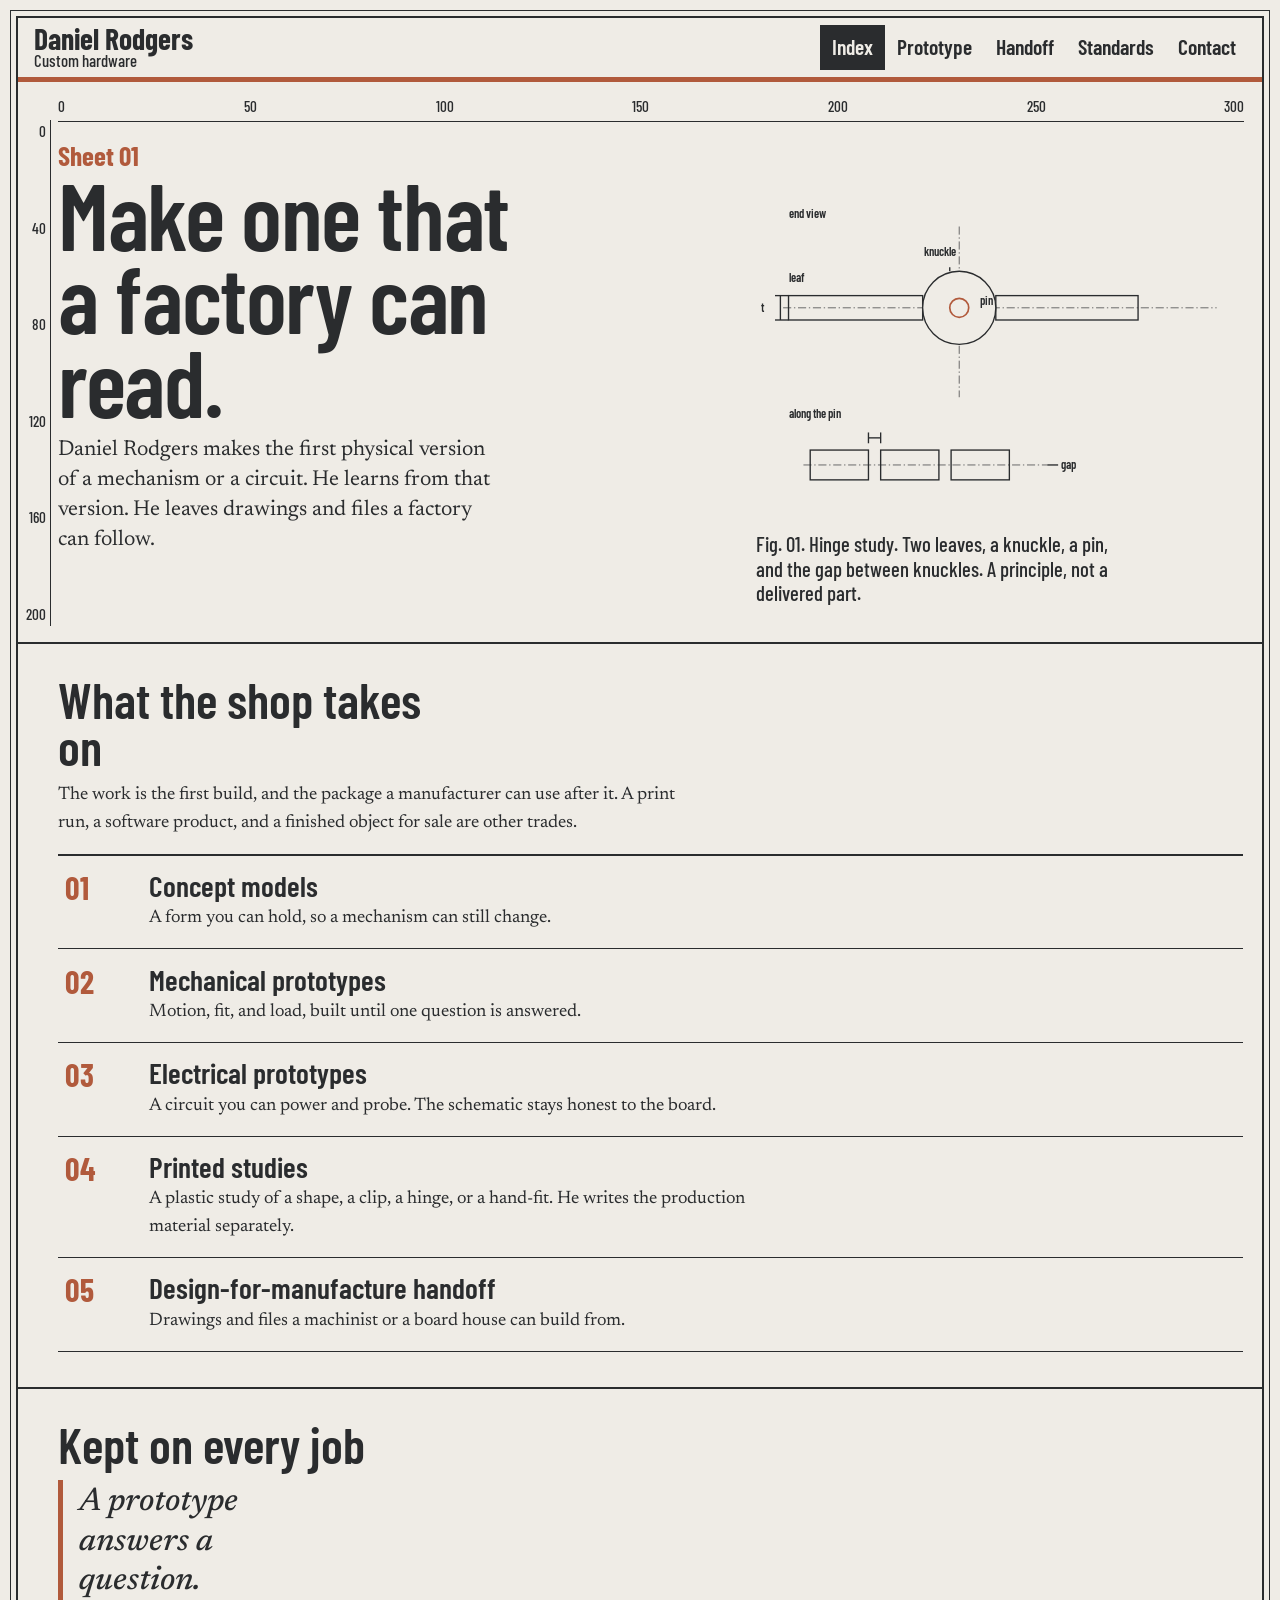
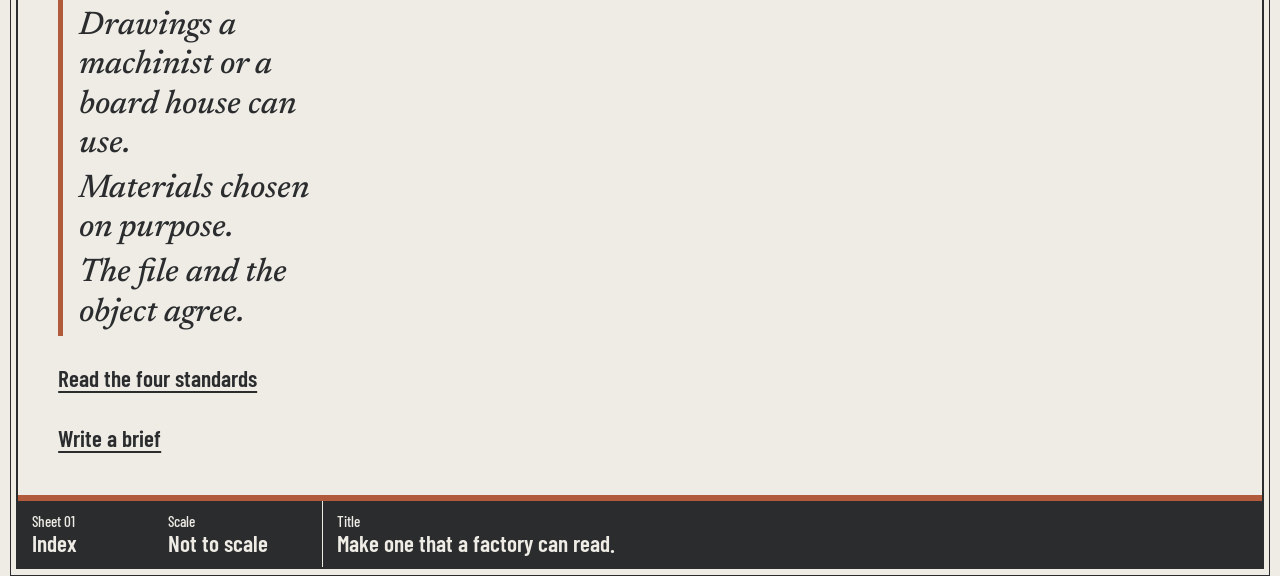
<file: index.html>
<!DOCTYPE html>
<html lang="en">
<head>
  <meta charset="utf-8">
  <meta name="viewport" content="width=device-width, initial-scale=1">
  <title>Make one that a factory can read. Daniel Rodgers</title>
  <meta name="description" content="Daniel Rodgers makes the first physical version of a mechanism or a circuit, then leaves drawings and files a manufacturer can follow.">
  <meta name="theme-color" content="#efece6">
  <link rel="icon" href="favicon.svg" type="image/svg+xml">
  <link rel="preload" href="fonts/barlow-condensed-latin-600-normal.woff2" as="font" type="font/woff2" crossorigin>
  <link rel="stylesheet" href="css/sheet.css">
</head>
<body>
  <a class="skip" href="#content">Skip to content</a>
  <div class="sheet">
    <div class="sheet-inner">
      <header class="mast">
        <a class="shop" href="index.html">
          <span class="shop-name">Daniel Rodgers</span>
          <span class="shop-trade">Custom hardware</span>
        </a>
        <button type="button" class="nav-toggle" data-nav-toggle aria-expanded="false" aria-controls="sheet-nav">Sheets</button>
        <nav id="sheet-nav" class="nav" data-nav tabindex="-1">
          <a href="index.html">Index</a>
          <a href="prototype.html">Prototype</a>
          <a href="handoff.html">Handoff</a>
          <a href="standards.html">Standards</a>
          <a href="contact.html">Contact</a>
        </nav>
      </header>
      <main id="content">
        <div class="hero">
          <div class="axis-x" aria-hidden="true">
            <span>0</span><span>50</span><span>100</span><span>150</span><span>200</span><span>250</span><span>300</span>
          </div>
          <div class="axis-y" aria-hidden="true">
            <span>0</span><span>40</span><span>80</span><span>120</span><span>160</span><span>200</span>
          </div>
          <div class="hero-copy">
            <p class="fig-kicker">Sheet 01</p>
            <h1>Make one that a factory can read.</h1>
            <p class="lede">Daniel Rodgers makes the first physical version of a mechanism or a circuit. He learns from that version. He leaves drawings and files a factory can follow.</p>
          </div>
          <figure class="hero-fig">
            <svg class="svg-study" viewBox="0 0 720 480" aria-hidden="true" focusable="false">
              <text x="48" y="36">end view</text>
              <line class="center" x1="40" y1="168" x2="680" y2="168"/>
              <line class="center" x1="300" y1="48" x2="300" y2="300"/>
              <rect class="line" x="48" y="150" width="198" height="36"/>
              <rect class="line" x="354" y="150" width="210" height="36"/>
              <circle class="mask" cx="300" cy="168" r="54"/>
              <circle class="pin" cx="300" cy="168" r="14"/>
              <line class="line" x1="36" y1="150" x2="36" y2="186"/>
              <line class="line" x1="28" y1="150" x2="48" y2="150"/>
              <line class="line" x1="28" y1="186" x2="48" y2="186"/>
              <text x="8" y="174">t</text>
              <text x="48" y="130">leaf</text>
              <text x="248" y="92">knuckle</text>
              <line class="line" x1="286" y1="108" x2="286" y2="114"/>
              <text x="330" y="164">pin</text>
              <text x="48" y="330">along the pin</text>
              <line class="center" x1="70" y1="400" x2="430" y2="400"/>
              <rect class="line" x="80" y="378" width="86" height="44"/>
              <rect class="line" x="184" y="378" width="86" height="44"/>
              <rect class="line" x="288" y="378" width="86" height="44"/>
              <line class="line" x1="166" y1="360" x2="184" y2="360"/>
              <line class="line" x1="166" y1="352" x2="166" y2="368"/>
              <line class="line" x1="184" y1="352" x2="184" y2="368"/>
              <text x="450" y="406">gap</text>
              <line class="line" x1="430" y1="400" x2="446" y2="400"/>
            </svg>
            <figcaption>Fig. 01. Hinge study. Two leaves, a knuckle, a pin, and the gap between knuckles. A principle, not a delivered part.</figcaption>
          </figure>
        </div>
        <section class="block" id="work">
          <h2>What the shop takes on</h2>
          <p>The work is the first build, and the package a manufacturer can use after it. A print run, a software product, and a finished object for sale are other trades.</p>
          <ol class="spec-list">
            <li>
              <a href="prototype.html#concept">
                <span class="num">01</span>
                <span>
                  <span class="spec-name">Concept models</span>
                  <span class="spec-text">A form you can hold, so a mechanism can still change.</span>
                </span>
              </a>
            </li>
            <li>
              <a href="prototype.html#mechanical">
                <span class="num">02</span>
                <span>
                  <span class="spec-name">Mechanical prototypes</span>
                  <span class="spec-text">Motion, fit, and load, built until one question is answered.</span>
                </span>
              </a>
            </li>
            <li>
              <a href="prototype.html#electrical">
                <span class="num">03</span>
                <span>
                  <span class="spec-name">Electrical prototypes</span>
                  <span class="spec-text">A circuit you can power and probe. The schematic stays honest to the board.</span>
                </span>
              </a>
            </li>
            <li>
              <a href="prototype.html#printed">
                <span class="num">04</span>
                <span>
                  <span class="spec-name">Printed studies</span>
                  <span class="spec-text">A plastic study of a shape, a clip, a hinge, or a hand-fit. He writes the production material separately.</span>
                </span>
              </a>
            </li>
            <li>
              <a href="handoff.html">
                <span class="num">05</span>
                <span>
                  <span class="spec-name">Design-for-manufacture handoff</span>
                  <span class="spec-text">Drawings and files a machinist or a board house can build from.</span>
                </span>
              </a>
            </li>
          </ol>
        </section>
        <section class="block" id="kept">
          <h2>Kept on every job</h2>
          <blockquote>
            <p>A prototype answers a question.</p>
            <p>Drawings a machinist or a board house can use.</p>
            <p>Materials chosen on purpose.</p>
            <p>The file and the object agree.</p>
          </blockquote>
          <p><a class="link-row" href="standards.html">Read the four standards</a></p>
          <p><a class="link-row" href="contact.html">Write a brief</a></p>
        </section>
      </main>
      <footer class="titleblock">
        <p class="tb-sheet"><span>Sheet 01</span> Index</p>
        <p class="tb-scale"><span>Scale</span> Not to scale</p>
        <p class="tb-title"><span>Title</span> Make one that a factory can read.</p>
      </footer>
    </div>
  </div>
  <script src="js/site.js"></script>
</body>
</html>
</file>
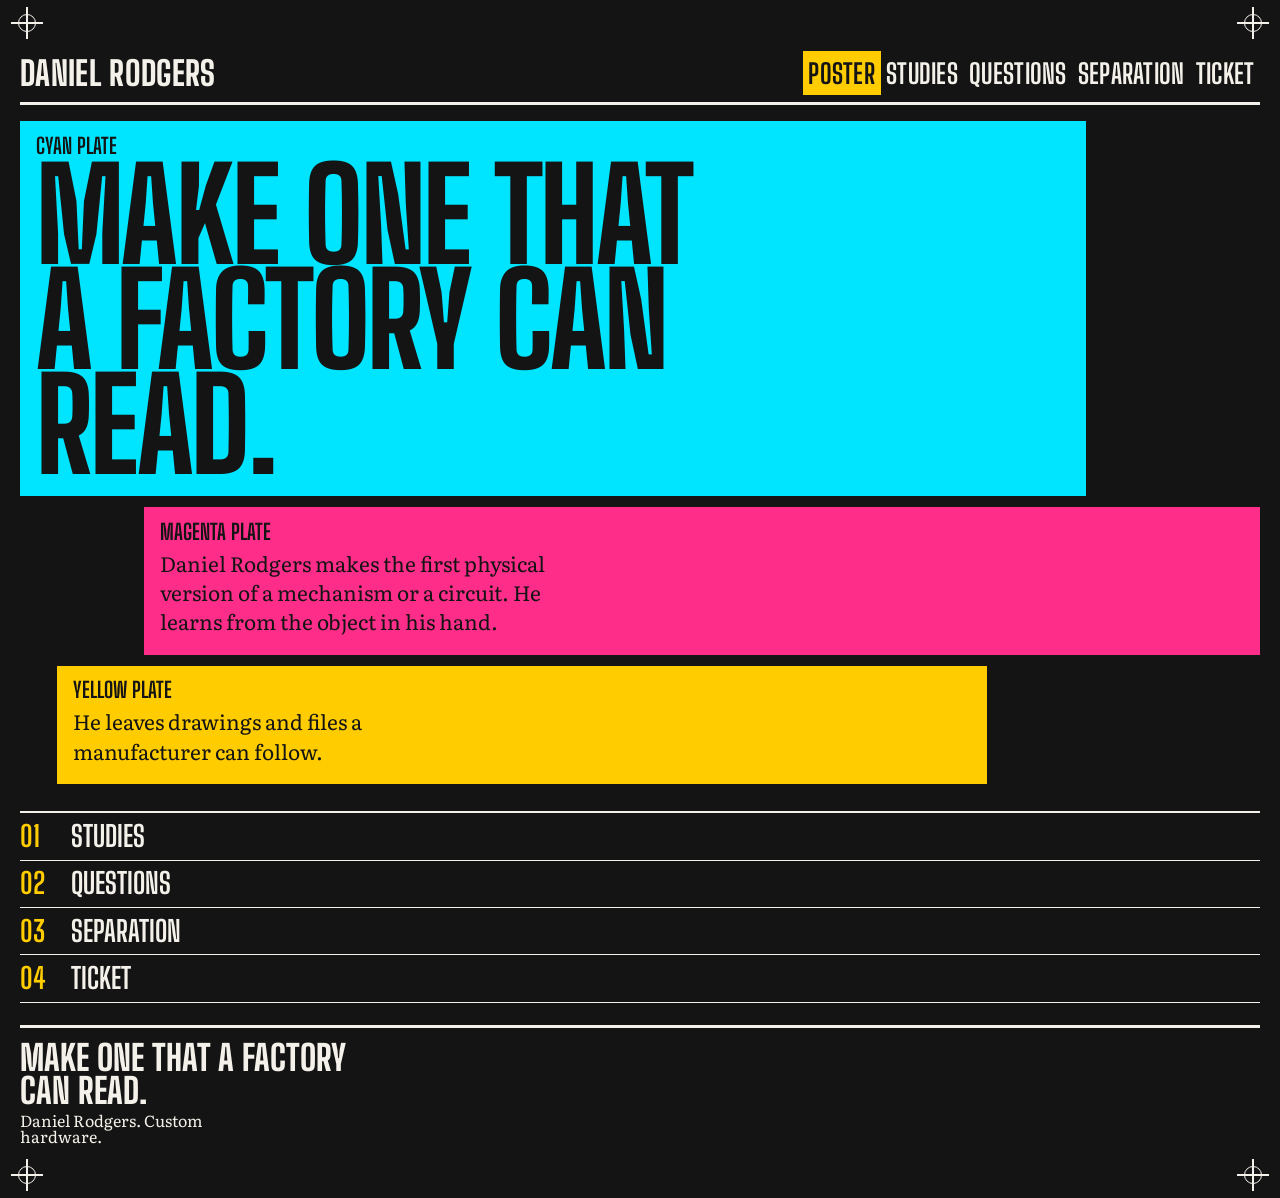
<file: acid/index.html>
<!DOCTYPE html>
<html lang="en">
<head>
  <meta charset="utf-8">
  <meta name="viewport" content="width=device-width, initial-scale=1">
  <title>Make one that a factory can read. Daniel Rodgers</title>
  <meta name="description" content="Daniel Rodgers makes the first physical version of a mechanism or a circuit, then leaves drawings and files a manufacturer can follow.">
  <meta name="theme-color" content="#141414">
  <link rel="icon" href="favicon.svg" type="image/svg+xml">
  <link rel="preload" href="fonts/big-shoulders-display-latin-800-normal.woff2" as="font" type="font/woff2" crossorigin>
  <link rel="stylesheet" href="css/plates.css">
</head>
<body>
  <a class="skip" href="#plate">Skip to the plate</a>
  <div class="press">
    <span class="reg reg-tl" aria-hidden="true"></span>
    <span class="reg reg-tr" aria-hidden="true"></span>
    <span class="reg reg-bl" aria-hidden="true"></span>
    <span class="reg reg-br" aria-hidden="true"></span>
    <header class="hardware">
      <p class="who"><a href="index.html">Daniel Rodgers</a></p>
      <button type="button" class="nav-toggle" data-nav-toggle aria-expanded="false" aria-controls="plate-nav">Plates</button>
      <nav id="plate-nav" class="nav" data-nav tabindex="-1">
        <a href="index.html">Poster</a>
        <a href="studies.html">Studies</a>
        <a href="questions.html">Questions</a>
        <a href="separation.html">Separation</a>
        <a href="ticket.html">Ticket</a>
      </nav>
    </header>
    <main id="plate" class="poster">
      <article class="plate plate-c">
        <p class="film">Cyan plate</p>
        <h1>Make one that a factory can read.</h1>
      </article>
      <article class="plate plate-m">
        <p class="film">Magenta plate</p>
        <p class="deck">Daniel Rodgers makes the first physical version of a mechanism or a circuit. He learns from the object in his hand.</p>
      </article>
      <article class="plate plate-y">
        <p class="film">Yellow plate</p>
        <p class="deck">He leaves drawings and files a manufacturer can follow.</p>
      </article>
      <ul class="doors">
        <li><a href="studies.html"><span>01</span> Studies</a></li>
        <li><a href="questions.html"><span>02</span> Questions</a></li>
        <li><a href="separation.html"><span>03</span> Separation</a></li>
        <li><a href="ticket.html"><span>04</span> Ticket</a></li>
      </ul>
    </main>
    <footer class="endplate">
      <p>Make one that a factory can read.</p>
      <p class="by">Daniel Rodgers. Custom hardware.</p>
    </footer>
  </div>
  <script src="js/site.js"></script>
</body>
</html>
</file>
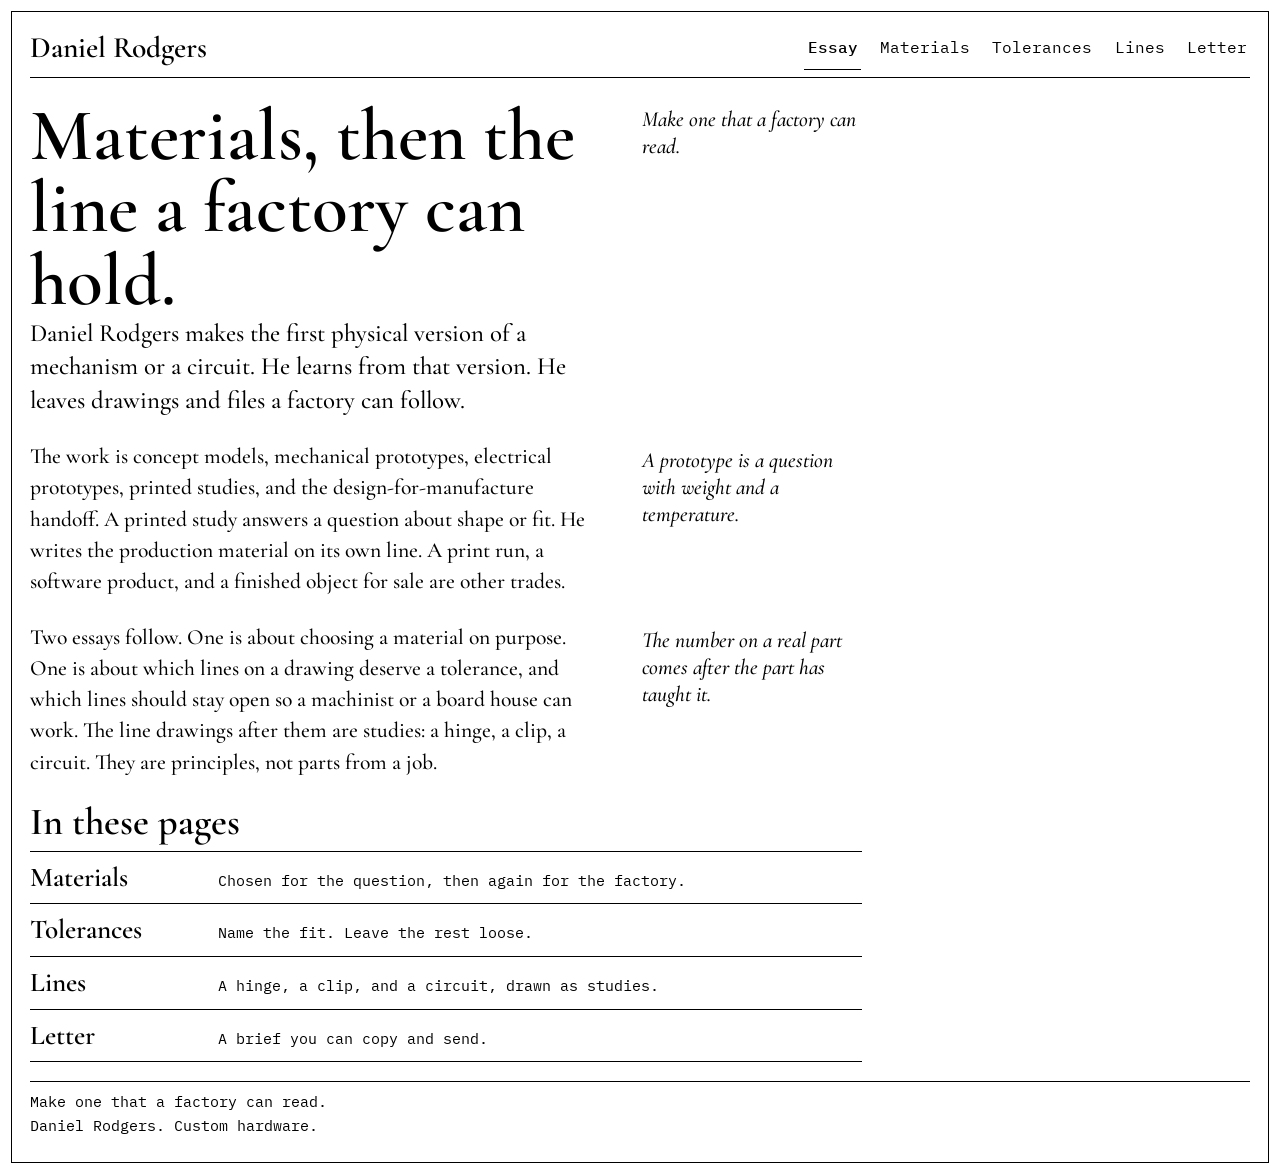
<file: folio/index.html>
<!DOCTYPE html>
<html lang="en">
<head>
  <meta charset="utf-8">
  <meta name="viewport" content="width=device-width, initial-scale=1">
  <title>Make one that a factory can read. Daniel Rodgers</title>
  <meta name="description" content="Daniel Rodgers makes the first physical version of a mechanism or a circuit, then leaves drawings and files a manufacturer can follow.">
  <meta name="theme-color" content="#ffffff">
  <link rel="icon" href="favicon.svg" type="image/svg+xml">
  <link rel="preload" href="fonts/cormorant-garamond-latin-600-normal.woff2" as="font" type="font/woff2" crossorigin>
  <link rel="stylesheet" href="css/folio.css">
</head>
<body>
  <a class="skip" href="#essay">Skip to the essay</a>
  <div class="folio">
    <header class="running">
      <a class="name" href="index.html">Daniel Rodgers</a>
      <button type="button" class="nav-toggle" data-nav-toggle aria-expanded="false" aria-controls="contents">Contents</button>
      <nav id="contents" class="nav" data-nav tabindex="-1">
        <a href="index.html">Essay</a>
        <a href="materials.html">Materials</a>
        <a href="tolerances.html">Tolerances</a>
        <a href="lines.html">Lines</a>
        <a href="letter.html">Letter</a>
      </nav>
    </header>
    <main id="essay">
      <div class="note">
        <div>
          <h1>Materials, then the line a factory can hold.</h1>
          <p class="lead">Daniel Rodgers makes the first physical version of a mechanism or a circuit. He learns from that version. He leaves drawings and files a factory can follow.</p>
        </div>
        <aside>Make one that a factory can read.</aside>
      </div>
      <div class="note">
        <p>The work is concept models, mechanical prototypes, electrical prototypes, printed studies, and the design-for-manufacture handoff. A printed study answers a question about shape or fit. He writes the production material on its own line. A print run, a software product, and a finished object for sale are other trades.</p>
        <aside>A prototype is a question with weight and a temperature.</aside>
      </div>
      <div class="note">
        <p>Two essays follow. One is about choosing a material on purpose. One is about which lines on a drawing deserve a tolerance, and which lines should stay open so a machinist or a board house can work. The line drawings after them are studies: a hinge, a clip, a circuit. They are principles, not parts from a job.</p>
        <aside>The number on a real part comes after the part has taught it.</aside>
      </div>
      <h2>In these pages</h2>
      <ol class="contents">
        <li>
          <a href="materials.html">
            <span class="label">Materials</span>
            <span class="gloss">Chosen for the question, then again for the factory.</span>
          </a>
        </li>
        <li>
          <a href="tolerances.html">
            <span class="label">Tolerances</span>
            <span class="gloss">Name the fit. Leave the rest loose.</span>
          </a>
        </li>
        <li>
          <a href="lines.html">
            <span class="label">Lines</span>
            <span class="gloss">A hinge, a clip, and a circuit, drawn as studies.</span>
          </a>
        </li>
        <li>
          <a href="letter.html">
            <span class="label">Letter</span>
            <span class="gloss">A brief you can copy and send.</span>
          </a>
        </li>
      </ol>
    </main>
    <footer class="colophon">
      <p>Make one that a factory can read.</p>
      <p>Daniel Rodgers. Custom hardware.</p>
    </footer>
  </div>
  <script src="js/site.js"></script>
</body>
</html>
</file>
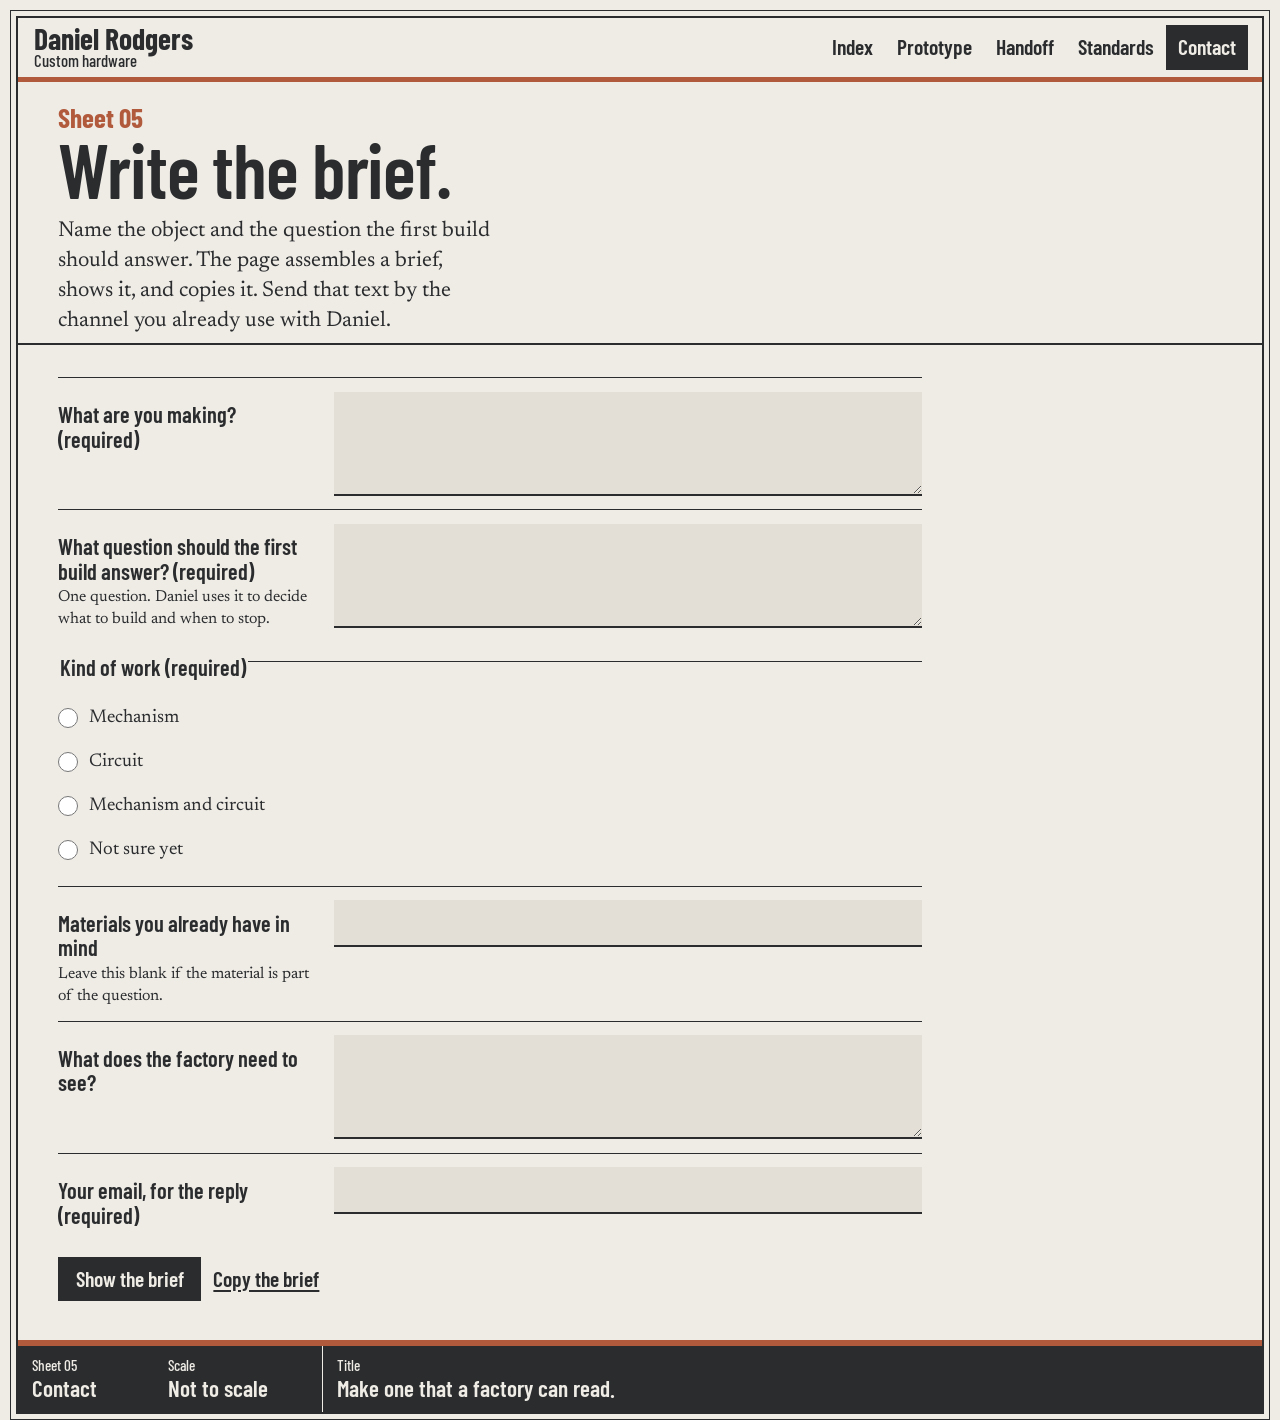
<file: contact.html>
<!DOCTYPE html>
<html lang="en">
<head>
  <meta charset="utf-8">
  <meta name="viewport" content="width=device-width, initial-scale=1">
  <title>Write a brief. Daniel Rodgers</title>
  <meta name="description" content="Assemble a brief for Daniel Rodgers: the object, the question the first build should answer, and what the factory needs to see.">
  <meta name="theme-color" content="#efece6">
  <link rel="icon" href="favicon.svg" type="image/svg+xml">
  <link rel="stylesheet" href="css/sheet.css">
</head>
<body>
  <a class="skip" href="#content">Skip to content</a>
  <div class="sheet">
    <div class="sheet-inner">
      <header class="mast">
        <a class="shop" href="index.html">
          <span class="shop-name">Daniel Rodgers</span>
          <span class="shop-trade">Custom hardware</span>
        </a>
        <button type="button" class="nav-toggle" data-nav-toggle aria-expanded="false" aria-controls="sheet-nav">Sheets</button>
        <nav id="sheet-nav" class="nav" data-nav tabindex="-1">
          <a href="index.html">Index</a>
          <a href="prototype.html">Prototype</a>
          <a href="handoff.html">Handoff</a>
          <a href="standards.html">Standards</a>
          <a href="contact.html">Contact</a>
        </nav>
      </header>
      <main id="content">
        <header class="page-head">
          <p class="fig-kicker">Sheet 05</p>
          <h1>Write the brief.</h1>
          <p class="lede">Name the object and the question the first build should answer. The page assembles a brief, shows it, and copies it. Send that text by the channel you already use with Daniel.</p>
        </header>
        <section class="block">
          <noscript>
            <p class="noscript">Scripts are off, so this page cannot assemble the brief. Write the same points in a message: what you are making, the question the build should answer, the kind of work, materials you have in mind, what the factory needs to see, and how to reply.</p>
          </noscript>
          <form class="brief-form" data-brief action="#content">
            <div class="field">
              <label class="field-label" for="making">What are you making? (required)</label>
              <textarea id="making" name="making" required autocomplete="off"></textarea>
            </div>
            <div class="field">
              <label class="field-label" for="question">What question should the first build answer? (required)
                <span class="hint">One question. Daniel uses it to decide what to build and when to stop.</span>
              </label>
              <textarea id="question" name="question" required autocomplete="off"></textarea>
            </div>
            <fieldset class="field">
              <legend>Kind of work (required)</legend>
              <div class="choices">
                <label><input type="radio" name="kind" value="Mechanism" required> Mechanism</label>
                <label><input type="radio" name="kind" value="Circuit"> Circuit</label>
                <label><input type="radio" name="kind" value="Mechanism and circuit"> Mechanism and circuit</label>
                <label><input type="radio" name="kind" value="Not sure yet"> Not sure yet</label>
              </div>
            </fieldset>
            <div class="field">
              <label class="field-label" for="materials">Materials you already have in mind
                <span class="hint">Leave this blank if the material is part of the question.</span>
              </label>
              <input id="materials" name="materials" type="text" autocomplete="off">
            </div>
            <div class="field">
              <label class="field-label" for="factory">What does the factory need to see?</label>
              <textarea id="factory" name="factory" autocomplete="off"></textarea>
            </div>
            <div class="field">
              <label class="field-label" for="reply">Your email, for the reply (required)</label>
              <input id="reply" name="reply" type="email" required autocomplete="email" inputmode="email">
            </div>
            <div class="actions">
              <button type="submit">Show the brief</button>
              <button type="button" class="quiet" data-brief-copy>Copy the brief</button>
            </div>
            <div class="brief-panel" data-brief-panel hidden>
              <h2>The brief</h2>
              <pre class="brief-text" data-brief-out></pre>
              <a class="mail-link" data-brief-mail hidden>Open a message</a>
              <p class="status" data-brief-status role="status"></p>
            </div>
          </form>
        </section>
      </main>
      <footer class="titleblock">
        <p class="tb-sheet"><span>Sheet 05</span> Contact</p>
        <p class="tb-scale"><span>Scale</span> Not to scale</p>
        <p class="tb-title"><span>Title</span> Make one that a factory can read.</p>
      </footer>
    </div>
  </div>
  <script src="js/site.js"></script>
</body>
</html>
</file>
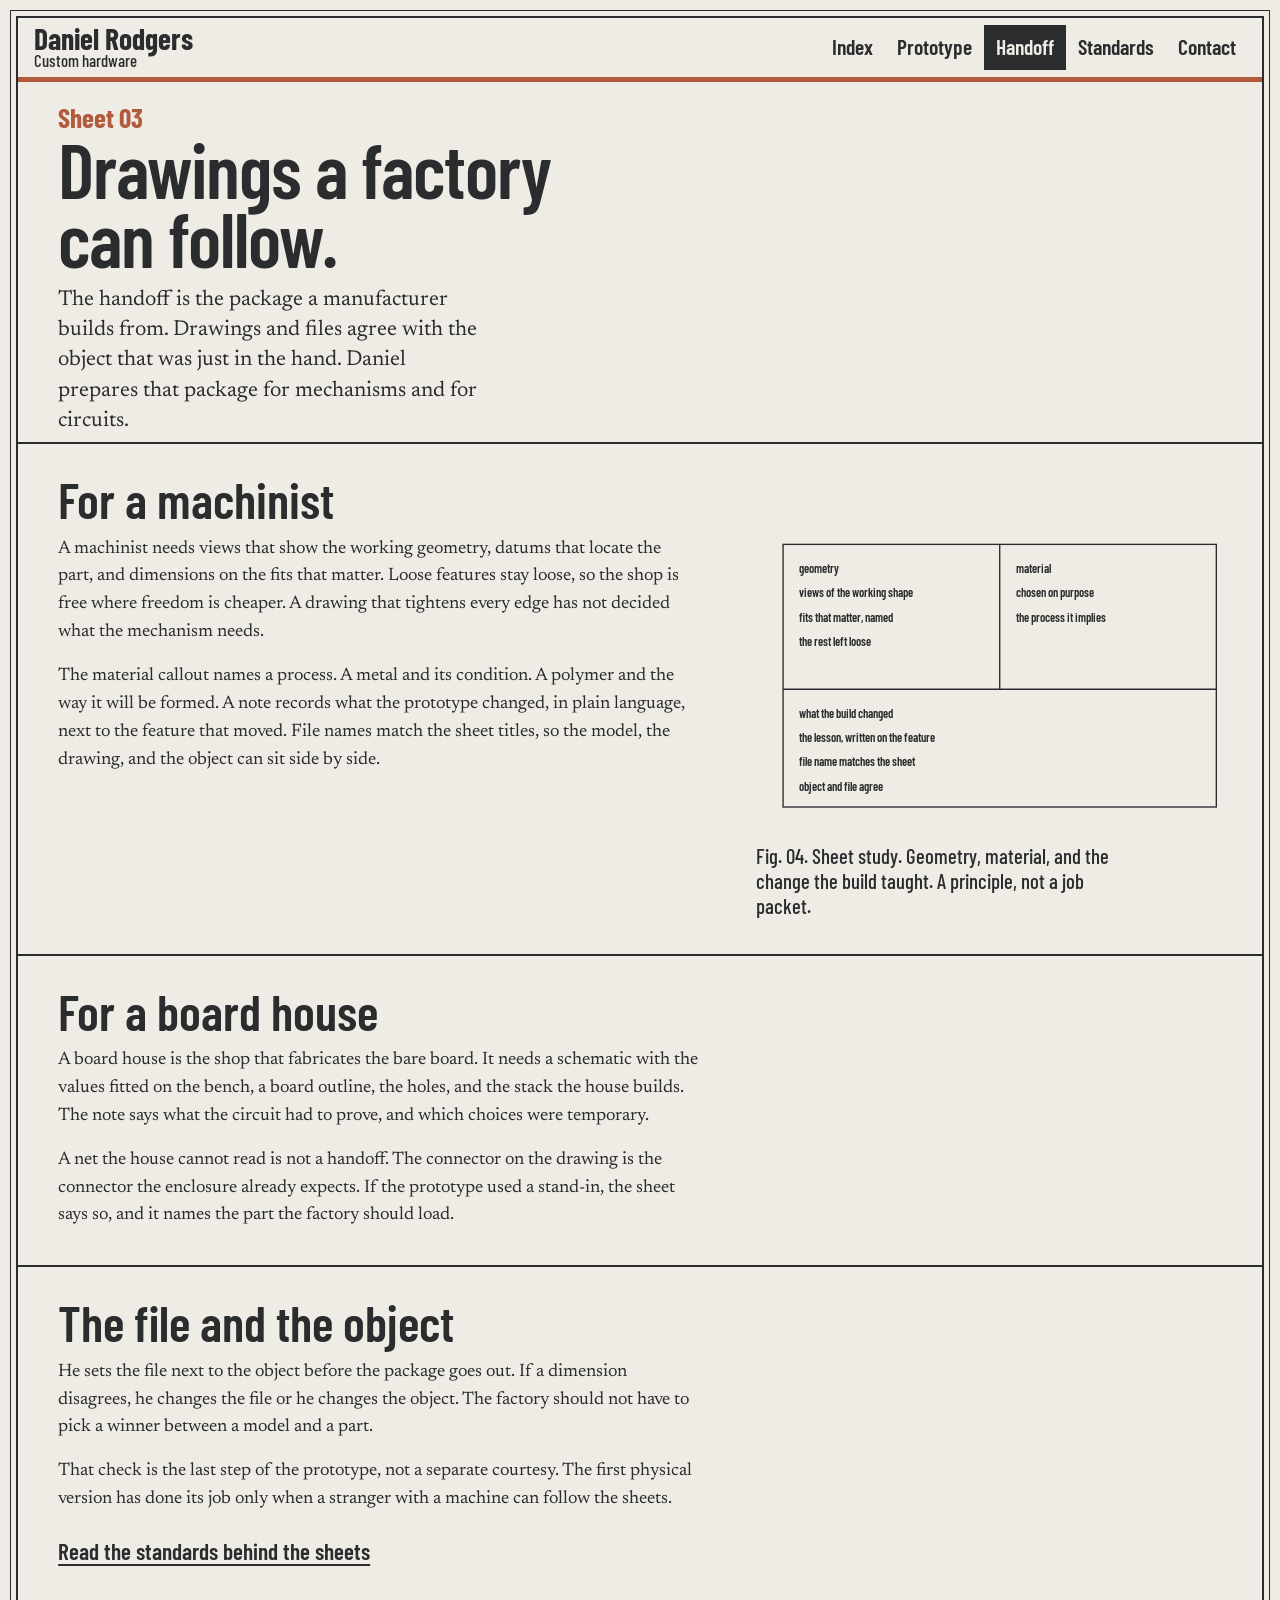
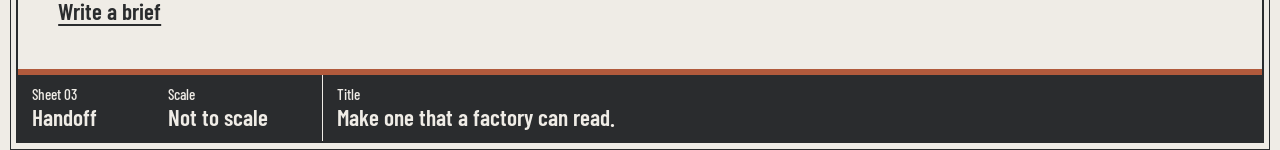
<file: handoff.html>
<!DOCTYPE html>
<html lang="en">
<head>
  <meta charset="utf-8">
  <meta name="viewport" content="width=device-width, initial-scale=1">
  <title>Drawings a factory can follow. Daniel Rodgers</title>
  <meta name="description" content="Daniel Rodgers prepares drawings and files a machinist or a board house can build from. The file and the object agree.">
  <meta name="theme-color" content="#efece6">
  <link rel="icon" href="favicon.svg" type="image/svg+xml">
  <link rel="stylesheet" href="css/sheet.css">
</head>
<body>
  <a class="skip" href="#content">Skip to content</a>
  <div class="sheet">
    <div class="sheet-inner">
      <header class="mast">
        <a class="shop" href="index.html">
          <span class="shop-name">Daniel Rodgers</span>
          <span class="shop-trade">Custom hardware</span>
        </a>
        <button type="button" class="nav-toggle" data-nav-toggle aria-expanded="false" aria-controls="sheet-nav">Sheets</button>
        <nav id="sheet-nav" class="nav" data-nav tabindex="-1">
          <a href="index.html">Index</a>
          <a href="prototype.html">Prototype</a>
          <a href="handoff.html">Handoff</a>
          <a href="standards.html">Standards</a>
          <a href="contact.html">Contact</a>
        </nav>
      </header>
      <main id="content">
        <header class="page-head">
          <p class="fig-kicker">Sheet 03</p>
          <h1>Drawings a factory can follow.</h1>
          <p class="lede">The handoff is the package a manufacturer builds from. Drawings and files agree with the object that was just in the hand. Daniel prepares that package for mechanisms and for circuits.</p>
        </header>

        <section class="block" id="machinist">
          <div class="split">
            <div class="text">
              <h2>For a machinist</h2>
              <p>A machinist needs views that show the working geometry, datums that locate the part, and dimensions on the fits that matter. Loose features stay loose, so the shop is free where freedom is cheaper. A drawing that tightens every edge has not decided what the mechanism needs.</p>
              <p>The material callout names a process. A metal and its condition. A polymer and the way it will be formed. A note records what the prototype changed, in plain language, next to the feature that moved. File names match the sheet titles, so the model, the drawing, and the object can sit side by side.</p>
            </div>
            <figure>
              <svg class="svg-study" viewBox="0 0 720 460" aria-hidden="true" focusable="false">
                <rect class="line" x="40" y="36" width="640" height="388"/>
                <line class="line" x1="40" y1="250" x2="680" y2="250"/>
                <line class="line" x1="360" y1="36" x2="360" y2="250"/>
                <text x="64" y="78">geometry</text>
                <text x="64" y="114">views of the working shape</text>
                <text x="64" y="150">fits that matter, named</text>
                <text x="64" y="186">the rest left loose</text>
                <text x="384" y="78">material</text>
                <text x="384" y="114">chosen on purpose</text>
                <text x="384" y="150">the process it implies</text>
                <text x="64" y="292">what the build changed</text>
                <text x="64" y="328">the lesson, written on the feature</text>
                <text x="64" y="364">file name matches the sheet</text>
                <text x="64" y="400">object and file agree</text>
              </svg>
              <figcaption>Fig. 04. Sheet study. Geometry, material, and the change the build taught. A principle, not a job packet.</figcaption>
            </figure>
          </div>
        </section>

        <section class="block" id="board">
          <h2>For a board house</h2>
          <p>A board house is the shop that fabricates the bare board. It needs a schematic with the values fitted on the bench, a board outline, the holes, and the stack the house builds. The note says what the circuit had to prove, and which choices were temporary.</p>
          <p>A net the house cannot read is not a handoff. The connector on the drawing is the connector the enclosure already expects. If the prototype used a stand-in, the sheet says so, and it names the part the factory should load.</p>
        </section>

        <section class="block" id="agree">
          <h2>The file and the object</h2>
          <p>He sets the file next to the object before the package goes out. If a dimension disagrees, he changes the file or he changes the object. The factory should not have to pick a winner between a model and a part.</p>
          <p>That check is the last step of the prototype, not a separate courtesy. The first physical version has done its job only when a stranger with a machine can follow the sheets.</p>
          <p><a class="link-row" href="standards.html">Read the standards behind the sheets</a></p>
          <p><a class="link-row" href="contact.html">Write a brief</a></p>
        </section>
      </main>
      <footer class="titleblock">
        <p class="tb-sheet"><span>Sheet 03</span> Handoff</p>
        <p class="tb-scale"><span>Scale</span> Not to scale</p>
        <p class="tb-title"><span>Title</span> Make one that a factory can read.</p>
      </footer>
    </div>
  </div>
  <script src="js/site.js"></script>
</body>
</html>
</file>
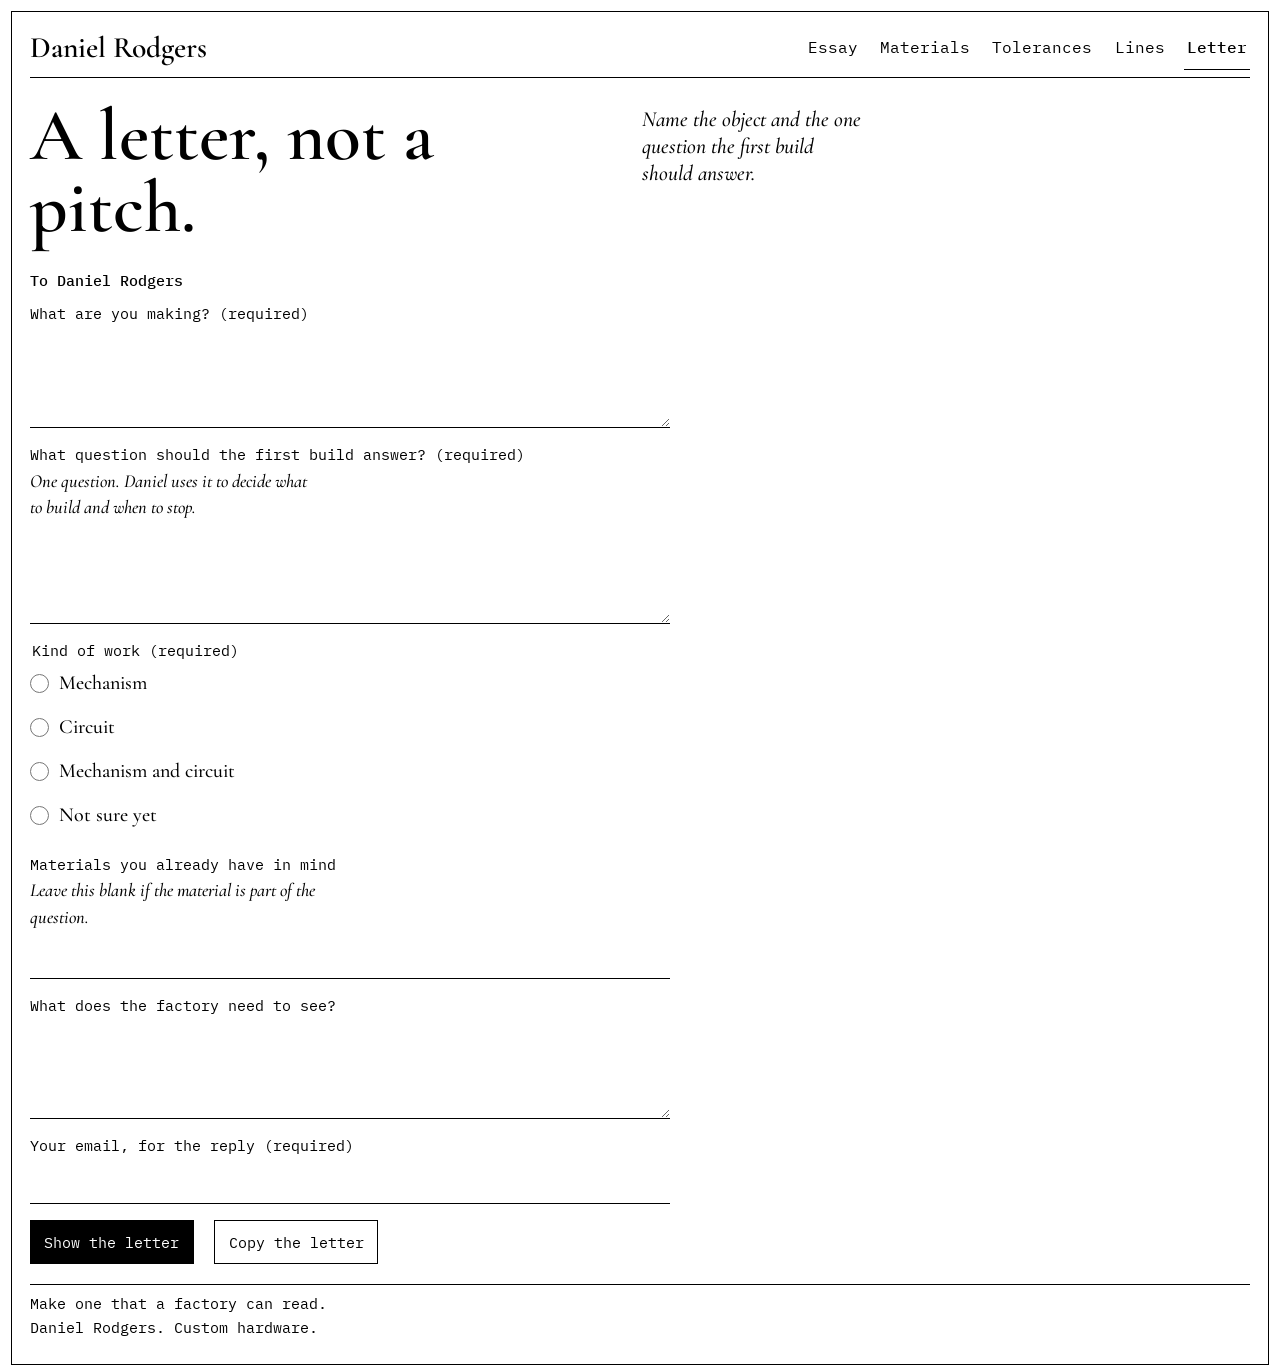
<file: letter.html>
<!DOCTYPE html>
<html lang="en">
<head>
  <meta charset="utf-8">
  <meta name="viewport" content="width=device-width, initial-scale=1">
  <title>A letter. Daniel Rodgers</title>
  <meta name="description" content="Write a brief to Daniel Rodgers. The page shows it and copies it.">
  <meta name="theme-color" content="#ffffff">
  <link rel="icon" href="favicon.svg" type="image/svg+xml">
  <link rel="stylesheet" href="css/folio.css">
</head>
<body>
  <a class="skip" href="#essay">Skip to the letter</a>
  <div class="folio">
    <header class="running">
      <a class="name" href="index.html">Daniel Rodgers</a>
      <button type="button" class="nav-toggle" data-nav-toggle aria-expanded="false" aria-controls="contents">Contents</button>
      <nav id="contents" class="nav" data-nav tabindex="-1">
        <a href="index.html">Essay</a>
        <a href="materials.html">Materials</a>
        <a href="tolerances.html">Tolerances</a>
        <a href="lines.html">Lines</a>
        <a href="letter.html">Letter</a>
      </nav>
    </header>
    <main id="essay">
      <div class="note">
        <h1>A letter, not a pitch.</h1>
        <aside>Name the object and the one question the first build should answer.</aside>
      </div>
      <article class="letter">
        <p class="dateline">To Daniel Rodgers</p>
        <noscript>
          <p>Scripts are off, so this page cannot assemble the brief. Write the same points in a message: what you are making, the question the build should answer, the kind of work, materials you have in mind, what the factory needs to see, and how to reply.</p>
        </noscript>
        <form data-brief action="#essay">
          <div class="field">
            <label for="making">What are you making? (required)</label>
            <textarea id="making" name="making" required autocomplete="off"></textarea>
          </div>
          <div class="field">
            <label for="question">What question should the first build answer? (required)
              <span class="hint">One question. Daniel uses it to decide what to build and when to stop.</span>
            </label>
            <textarea id="question" name="question" required autocomplete="off"></textarea>
          </div>
          <fieldset class="field">
            <legend>Kind of work (required)</legend>
            <div class="choices">
              <label><input type="radio" name="kind" value="Mechanism" required> Mechanism</label>
              <label><input type="radio" name="kind" value="Circuit"> Circuit</label>
              <label><input type="radio" name="kind" value="Mechanism and circuit"> Mechanism and circuit</label>
              <label><input type="radio" name="kind" value="Not sure yet"> Not sure yet</label>
            </div>
          </fieldset>
          <div class="field">
            <label for="materials">Materials you already have in mind
              <span class="hint">Leave this blank if the material is part of the question.</span>
            </label>
            <input id="materials" name="materials" type="text" autocomplete="off">
          </div>
          <div class="field">
            <label for="factory">What does the factory need to see?</label>
            <textarea id="factory" name="factory" autocomplete="off"></textarea>
          </div>
          <div class="field">
            <label for="reply">Your email, for the reply (required)</label>
            <input id="reply" name="reply" type="email" required autocomplete="email" inputmode="email">
          </div>
          <div class="actions">
            <button type="submit">Show the letter</button>
            <button type="button" class="quiet" data-brief-copy>Copy the letter</button>
          </div>
          <div class="brief-panel" data-brief-panel hidden>
            <h2>The letter</h2>
            <pre class="brief-text" data-brief-out></pre>
            <a class="mail-link" data-brief-mail hidden>Open a message</a>
            <p class="status" data-brief-status role="status"></p>
          </div>
        </form>
      </article>
    </main>
    <footer class="colophon">
      <p>Make one that a factory can read.</p>
      <p>Daniel Rodgers. Custom hardware.</p>
    </footer>
  </div>
  <script src="js/site.js"></script>
</body>
</html>
</file>
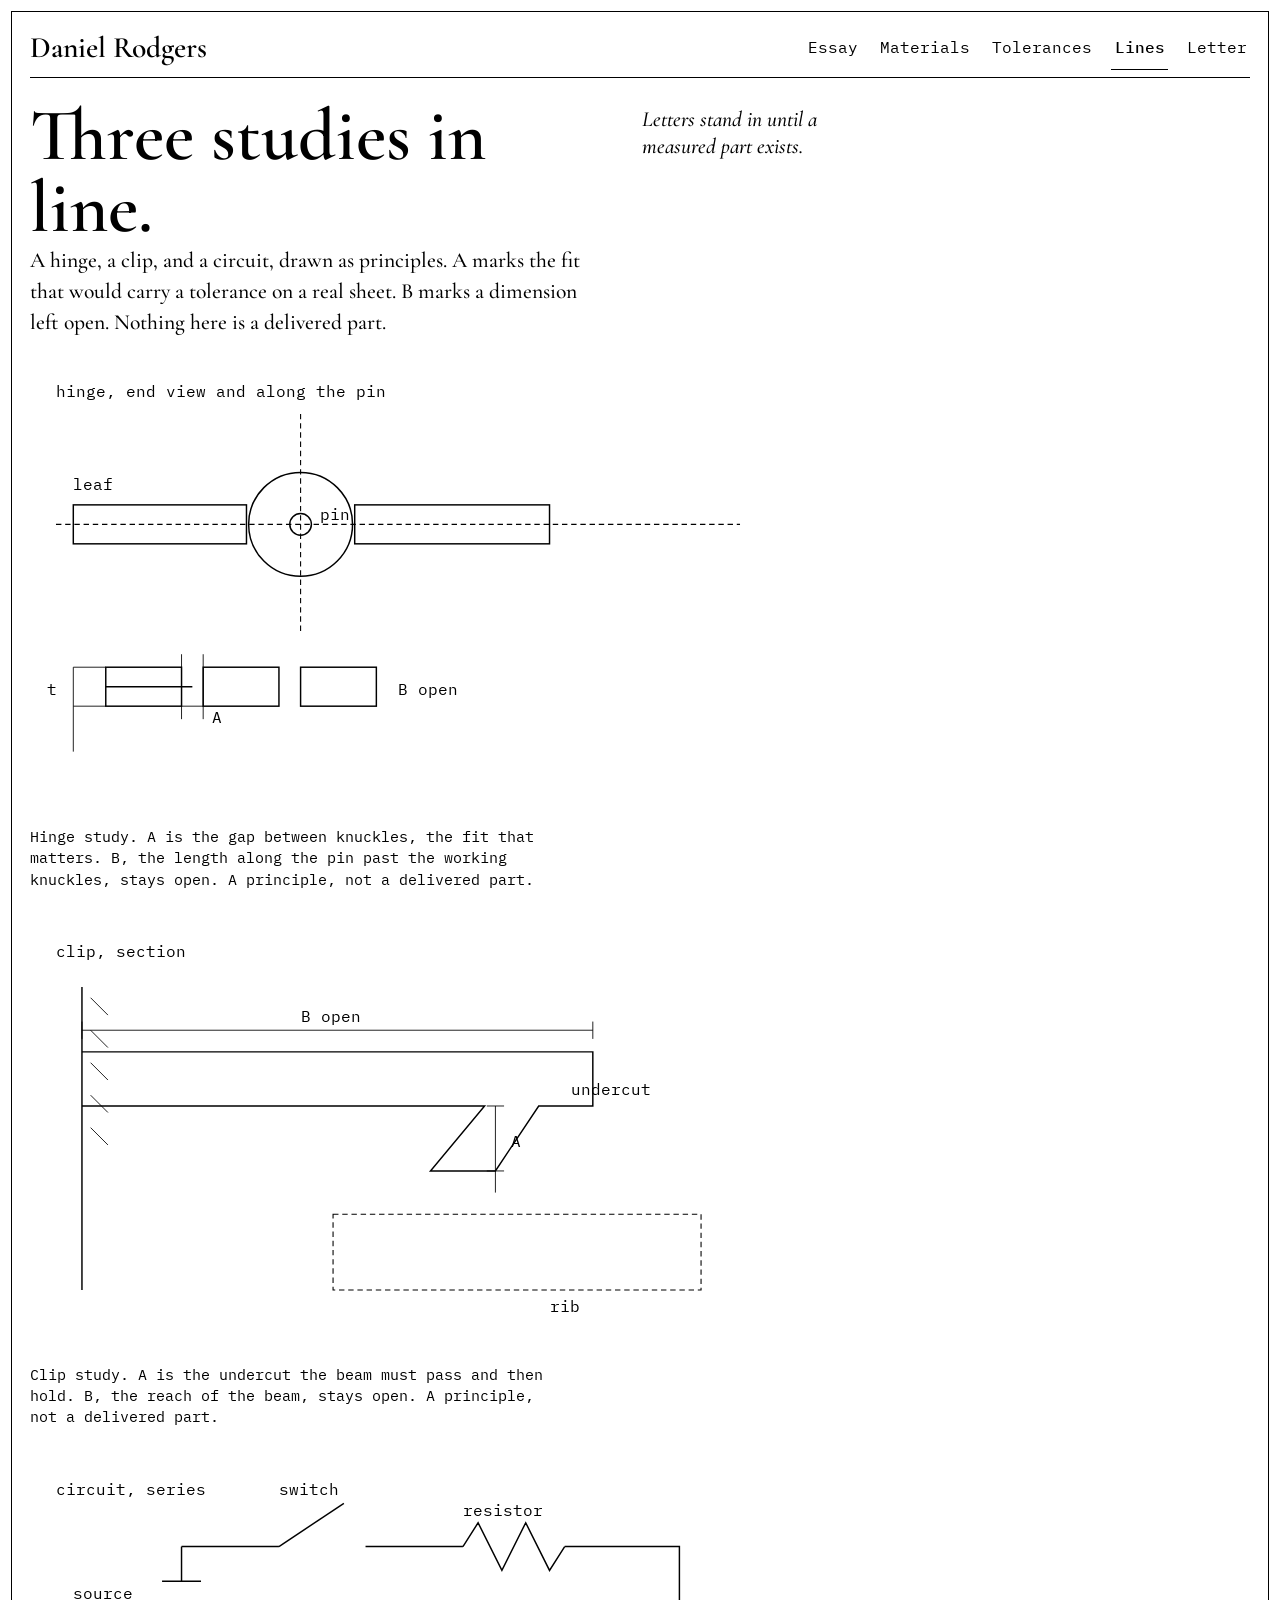
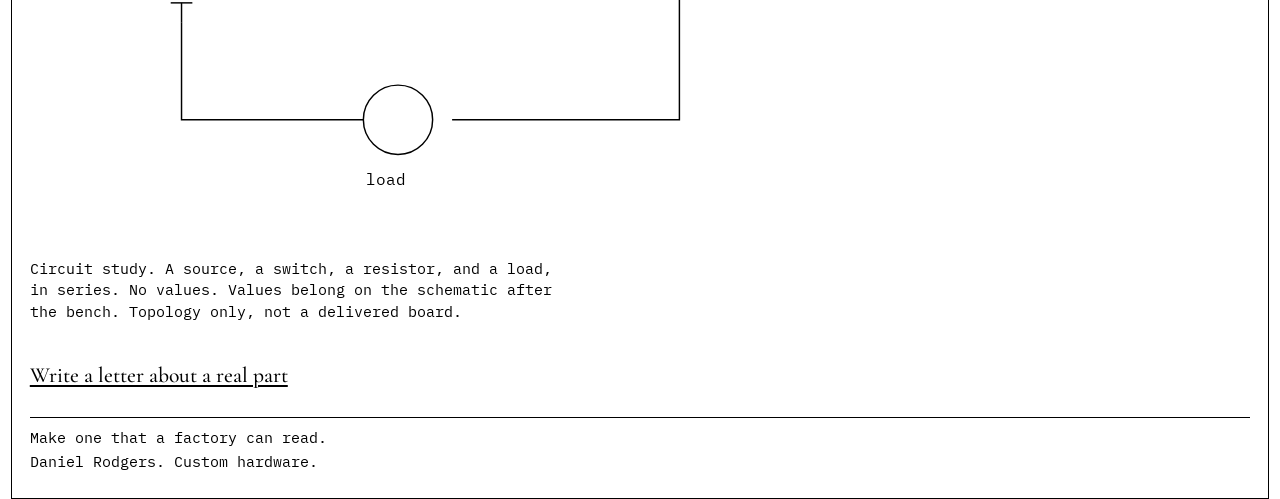
<file: lines.html>
<!DOCTYPE html>
<html lang="en">
<head>
  <meta charset="utf-8">
  <meta name="viewport" content="width=device-width, initial-scale=1">
  <title>Lines. Daniel Rodgers</title>
  <meta name="description" content="Line studies of a hinge, a clip, and a circuit. Principles, with the critical fit lettered and the rest left open.">
  <meta name="theme-color" content="#ffffff">
  <link rel="icon" href="favicon.svg" type="image/svg+xml">
  <link rel="stylesheet" href="css/folio.css">
</head>
<body>
  <a class="skip" href="#essay">Skip to the essay</a>
  <div class="folio">
    <header class="running">
      <a class="name" href="index.html">Daniel Rodgers</a>
      <button type="button" class="nav-toggle" data-nav-toggle aria-expanded="false" aria-controls="contents">Contents</button>
      <nav id="contents" class="nav" data-nav tabindex="-1">
        <a href="index.html">Essay</a>
        <a href="materials.html">Materials</a>
        <a href="tolerances.html">Tolerances</a>
        <a href="lines.html">Lines</a>
        <a href="letter.html">Letter</a>
      </nav>
    </header>
    <main id="essay">
      <div class="note">
        <div>
          <h1>Three studies in line.</h1>
          <p>A hinge, a clip, and a circuit, drawn as principles. A marks the fit that would carry a tolerance on a real sheet. B marks a dimension left open. Nothing here is a delivered part.</p>
        </div>
        <aside>Letters stand in until a measured part exists.</aside>
      </div>

      <figure class="figure-block">
        <svg class="linefig" viewBox="0 0 680 420" aria-hidden="true" focusable="false">
          <text x="24" y="32">hinge, end view and along the pin</text>
          <line class="dash" x1="24" y1="150" x2="656" y2="150"/>
          <line class="dash" x1="250" y1="48" x2="250" y2="250"/>
          <rect class="ink" x="40" y="132" width="160" height="36"/>
          <rect class="ink" x="300" y="132" width="180" height="36"/>
          <circle class="ink" cx="250" cy="150" r="48"/>
          <circle class="ink" cx="250" cy="150" r="10"/>
          <text x="40" y="118">leaf</text>
          <text x="268" y="146">pin</text>
          <line class="ink" x1="70" y1="300" x2="150" y2="300"/>
          <rect class="ink" x="70" y="282" width="70" height="36"/>
          <rect class="ink" x="160" y="282" width="70" height="36"/>
          <rect class="ink" x="250" y="282" width="70" height="36"/>
          <line class="thin" x1="140" y1="270" x2="140" y2="330"/>
          <line class="thin" x1="160" y1="270" x2="160" y2="330"/>
          <line class="thin" x1="140" y1="318" x2="160" y2="318"/>
          <text x="168" y="334">A</text>
          <line class="thin" x1="40" y1="282" x2="40" y2="360"/>
          <line class="thin" x1="40" y1="282" x2="70" y2="282"/>
          <line class="thin" x1="40" y1="318" x2="70" y2="318"/>
          <text x="16" y="308">t</text>
          <text x="340" y="308">B open</text>
        </svg>
        <figcaption>Hinge study. A is the gap between knuckles, the fit that matters. B, the length along the pin past the working knuckles, stays open. A principle, not a delivered part.</figcaption>
      </figure>

      <figure class="figure-block">
        <svg class="linefig" viewBox="0 0 680 400" aria-hidden="true" focusable="false">
          <text x="24" y="32">clip, section</text>
          <line class="ink" x1="48" y1="60" x2="48" y2="340"/>
          <line class="thin" x1="56" y1="70" x2="72" y2="86"/>
          <line class="thin" x1="56" y1="100" x2="72" y2="116"/>
          <line class="thin" x1="56" y1="130" x2="72" y2="146"/>
          <line class="thin" x1="56" y1="160" x2="72" y2="176"/>
          <line class="thin" x1="56" y1="190" x2="72" y2="206"/>
          <path class="ink" d="M48 120 H520 V170 H470 L430 230 H370 L420 170 H48"/>
          <path class="dash" d="M280 270 H620 V340 H280 Z"/>
          <line class="thin" x1="430" y1="170" x2="430" y2="250"/>
          <line class="thin" x1="422" y1="170" x2="438" y2="170"/>
          <line class="thin" x1="422" y1="230" x2="438" y2="230"/>
          <text x="444" y="208">A</text>
          <line class="thin" x1="48" y1="100" x2="520" y2="100"/>
          <line class="thin" x1="48" y1="92" x2="48" y2="108"/>
          <line class="thin" x1="520" y1="92" x2="520" y2="108"/>
          <text x="250" y="92">B open</text>
          <text x="500" y="160">undercut</text>
          <text x="480" y="360">rib</text>
        </svg>
        <figcaption>Clip study. A is the undercut the beam must pass and then hold. B, the reach of the beam, stays open. A principle, not a delivered part.</figcaption>
      </figure>

      <figure class="figure-block">
        <svg class="linefig" viewBox="0 0 680 360" aria-hidden="true" focusable="false">
          <text x="24" y="32">circuit, series</text>
          <path class="ink" d="M140 80 H230"/>
          <path class="ink" d="M230 80 L290 40"/>
          <path class="ink" d="M310 80 H400"/>
          <path class="ink" d="M400 80 L414 58 L436 102 L458 58 L480 102 L494 80"/>
          <path class="ink" d="M494 80 H600 V240 H390"/>
          <circle class="ink" cx="340" cy="240" r="32"/>
          <path class="ink" d="M308 240 H140 V150"/>
          <path class="ink" d="M122 112 H158"/>
          <path class="ink" d="M130 132 H150"/>
          <path class="ink" d="M140 80 V112"/>
          <path class="ink" d="M140 132 V150"/>
          <text x="40" y="128">source</text>
          <text x="230" y="32">switch</text>
          <text x="400" y="52">resistor</text>
          <text x="310" y="300">load</text>
        </svg>
        <figcaption>Circuit study. A source, a switch, a resistor, and a load, in series. No values. Values belong on the schematic after the bench. Topology only, not a delivered board.</figcaption>
      </figure>
      <p><a class="prose-link" href="letter.html">Write a letter about a real part</a></p>
    </main>
    <footer class="colophon">
      <p>Make one that a factory can read.</p>
      <p>Daniel Rodgers. Custom hardware.</p>
    </footer>
  </div>
  <script src="js/site.js"></script>
</body>
</html>
</file>
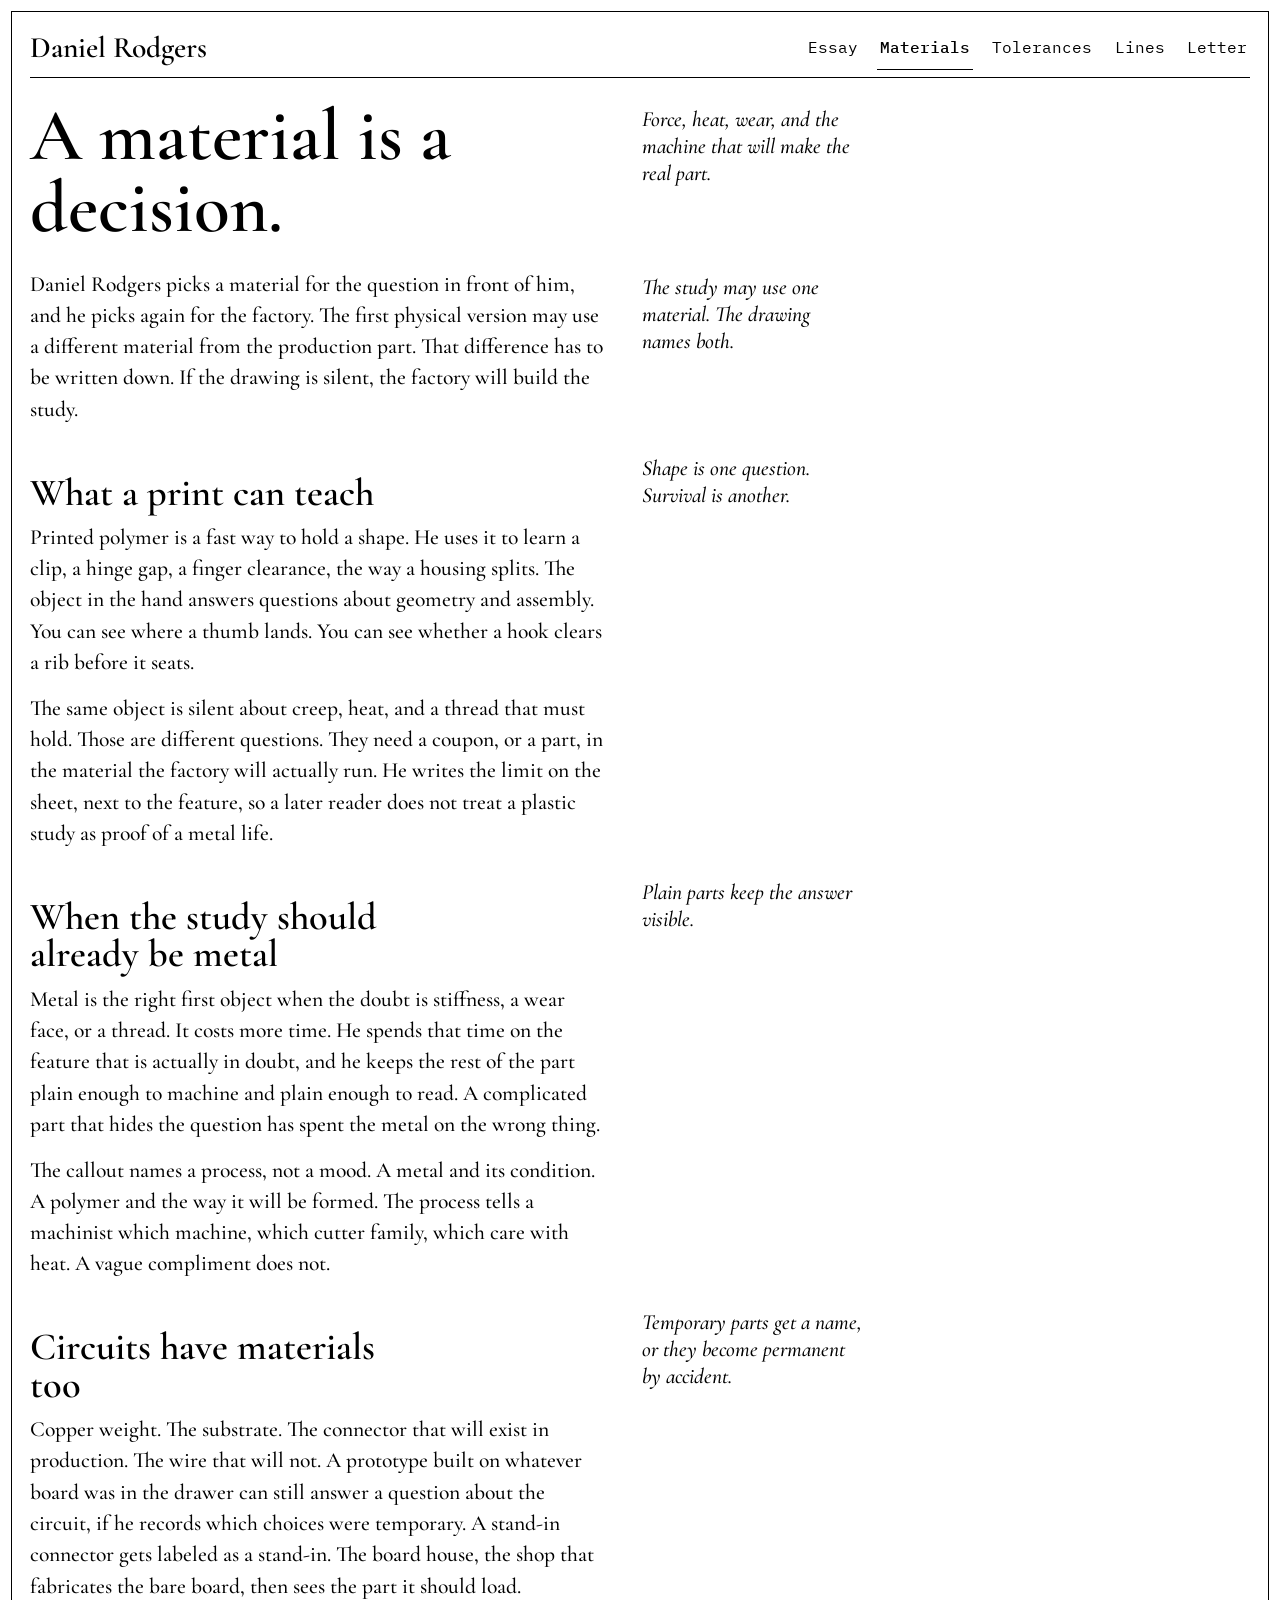
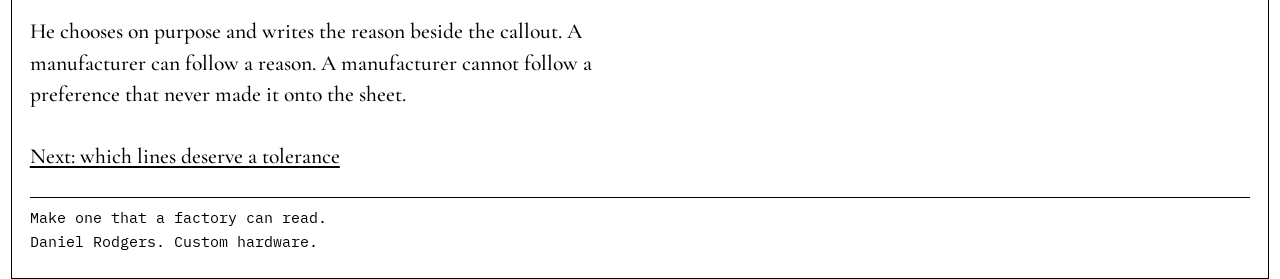
<file: materials.html>
<!DOCTYPE html>
<html lang="en">
<head>
  <meta charset="utf-8">
  <meta name="viewport" content="width=device-width, initial-scale=1">
  <title>Materials. Daniel Rodgers</title>
  <meta name="description" content="How Daniel Rodgers chooses a study material and a production material, and why the drawing has to say which is which.">
  <meta name="theme-color" content="#ffffff">
  <link rel="icon" href="favicon.svg" type="image/svg+xml">
  <link rel="stylesheet" href="css/folio.css">
</head>
<body>
  <a class="skip" href="#essay">Skip to the essay</a>
  <div class="folio">
    <header class="running">
      <a class="name" href="index.html">Daniel Rodgers</a>
      <button type="button" class="nav-toggle" data-nav-toggle aria-expanded="false" aria-controls="contents">Contents</button>
      <nav id="contents" class="nav" data-nav tabindex="-1">
        <a href="index.html">Essay</a>
        <a href="materials.html">Materials</a>
        <a href="tolerances.html">Tolerances</a>
        <a href="lines.html">Lines</a>
        <a href="letter.html">Letter</a>
      </nav>
    </header>
    <main id="essay">
      <div class="note">
        <h1>A material is a decision.</h1>
        <aside>Force, heat, wear, and the machine that will make the real part.</aside>
      </div>
      <div class="note">
        <p>Daniel Rodgers picks a material for the question in front of him, and he picks again for the factory. The first physical version may use a different material from the production part. That difference has to be written down. If the drawing is silent, the factory will build the study.</p>
        <aside>The study may use one material. The drawing names both.</aside>
      </div>
      <div class="note">
        <div>
          <h2>What a print can teach</h2>
          <p>Printed polymer is a fast way to hold a shape. He uses it to learn a clip, a hinge gap, a finger clearance, the way a housing splits. The object in the hand answers questions about geometry and assembly. You can see where a thumb lands. You can see whether a hook clears a rib before it seats.</p>
          <p>The same object is silent about creep, heat, and a thread that must hold. Those are different questions. They need a coupon, or a part, in the material the factory will actually run. He writes the limit on the sheet, next to the feature, so a later reader does not treat a plastic study as proof of a metal life.</p>
        </div>
        <aside>Shape is one question. Survival is another.</aside>
      </div>
      <div class="note">
        <div>
          <h2>When the study should already be metal</h2>
          <p>Metal is the right first object when the doubt is stiffness, a wear face, or a thread. It costs more time. He spends that time on the feature that is actually in doubt, and he keeps the rest of the part plain enough to machine and plain enough to read. A complicated part that hides the question has spent the metal on the wrong thing.</p>
          <p>The callout names a process, not a mood. A metal and its condition. A polymer and the way it will be formed. The process tells a machinist which machine, which cutter family, which care with heat. A vague compliment does not.</p>
        </div>
        <aside>Plain parts keep the answer visible.</aside>
      </div>
      <div class="note">
        <div>
          <h2>Circuits have materials too</h2>
          <p>Copper weight. The substrate. The connector that will exist in production. The wire that will not. A prototype built on whatever board was in the drawer can still answer a question about the circuit, if he records which choices were temporary. A stand-in connector gets labeled as a stand-in. The board house, the shop that fabricates the bare board, then sees the part it should load.</p>
          <p>He chooses on purpose and writes the reason beside the callout. A manufacturer can follow a reason. A manufacturer cannot follow a preference that never made it onto the sheet.</p>
        </div>
        <aside>Temporary parts get a name, or they become permanent by accident.</aside>
      </div>
      <p><a class="prose-link" href="tolerances.html">Next: which lines deserve a tolerance</a></p>
    </main>
    <footer class="colophon">
      <p>Make one that a factory can read.</p>
      <p>Daniel Rodgers. Custom hardware.</p>
    </footer>
  </div>
  <script src="js/site.js"></script>
</body>
</html>
</file>
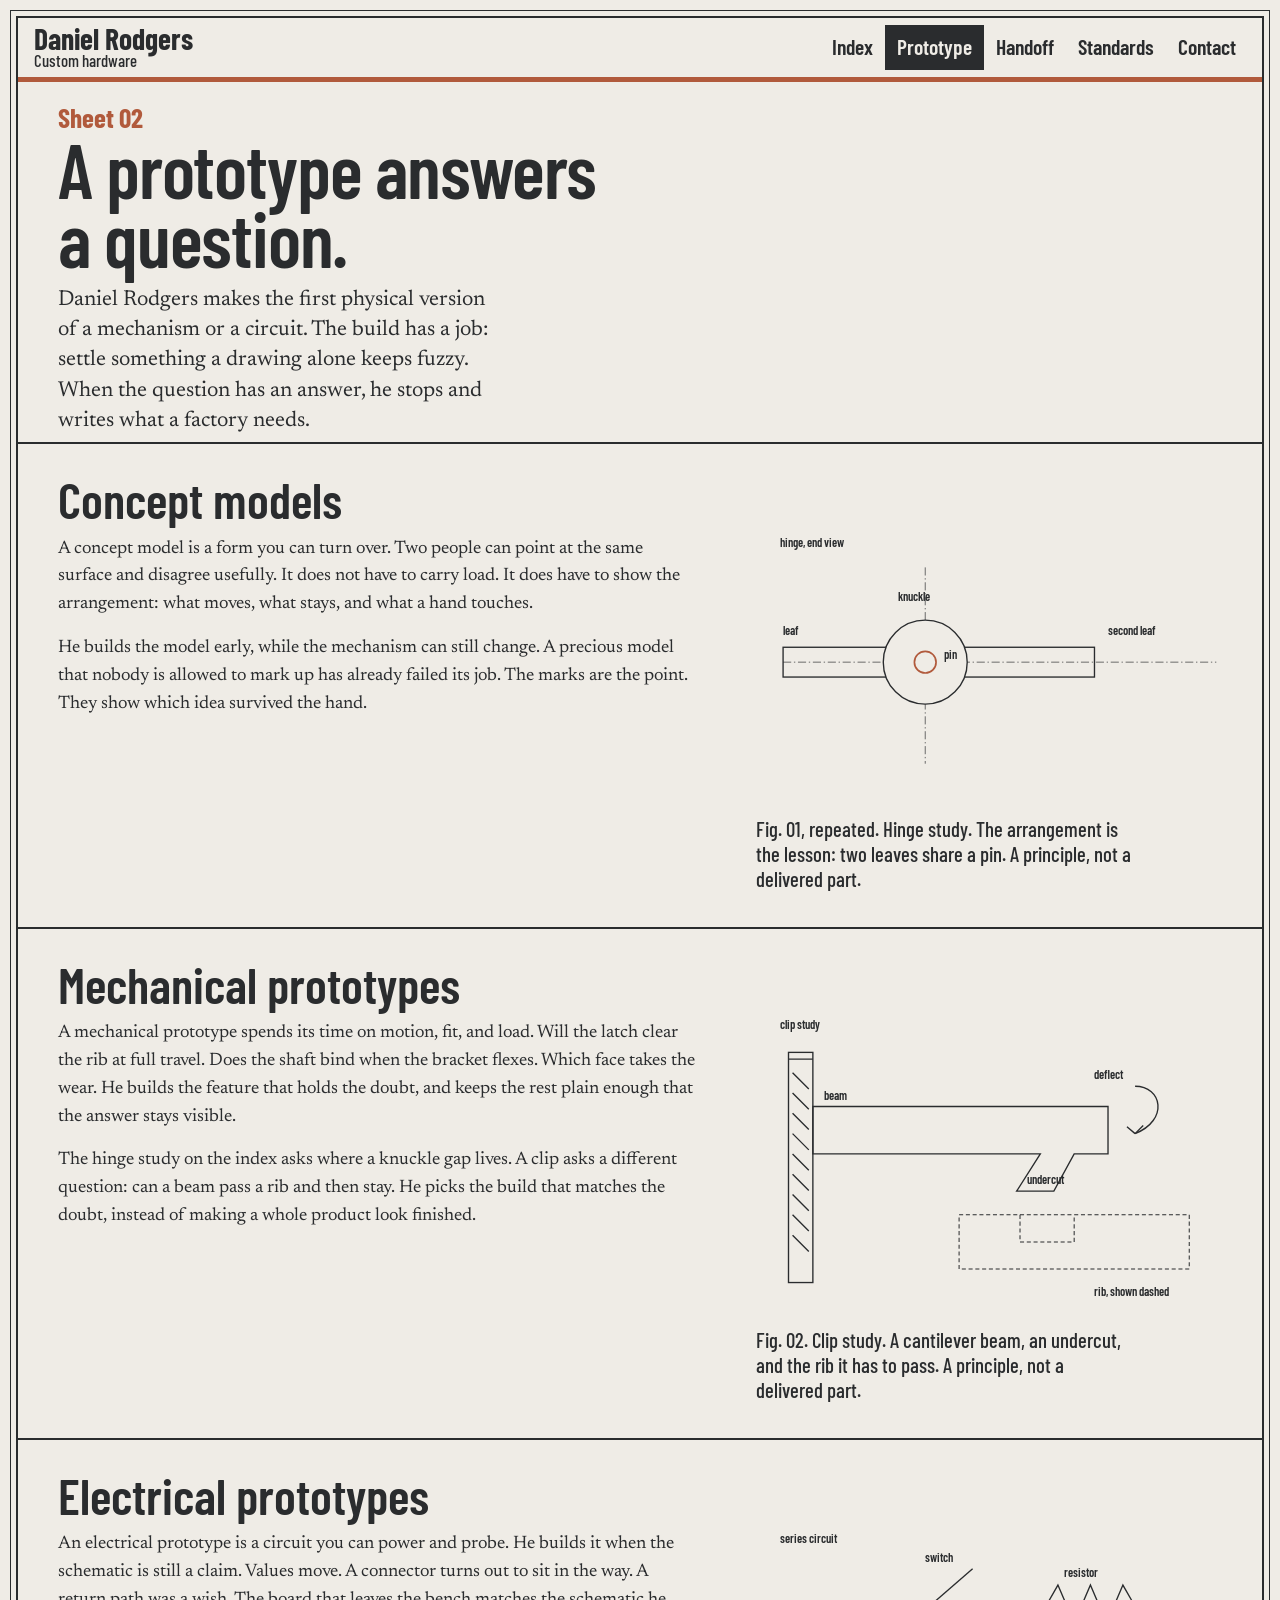
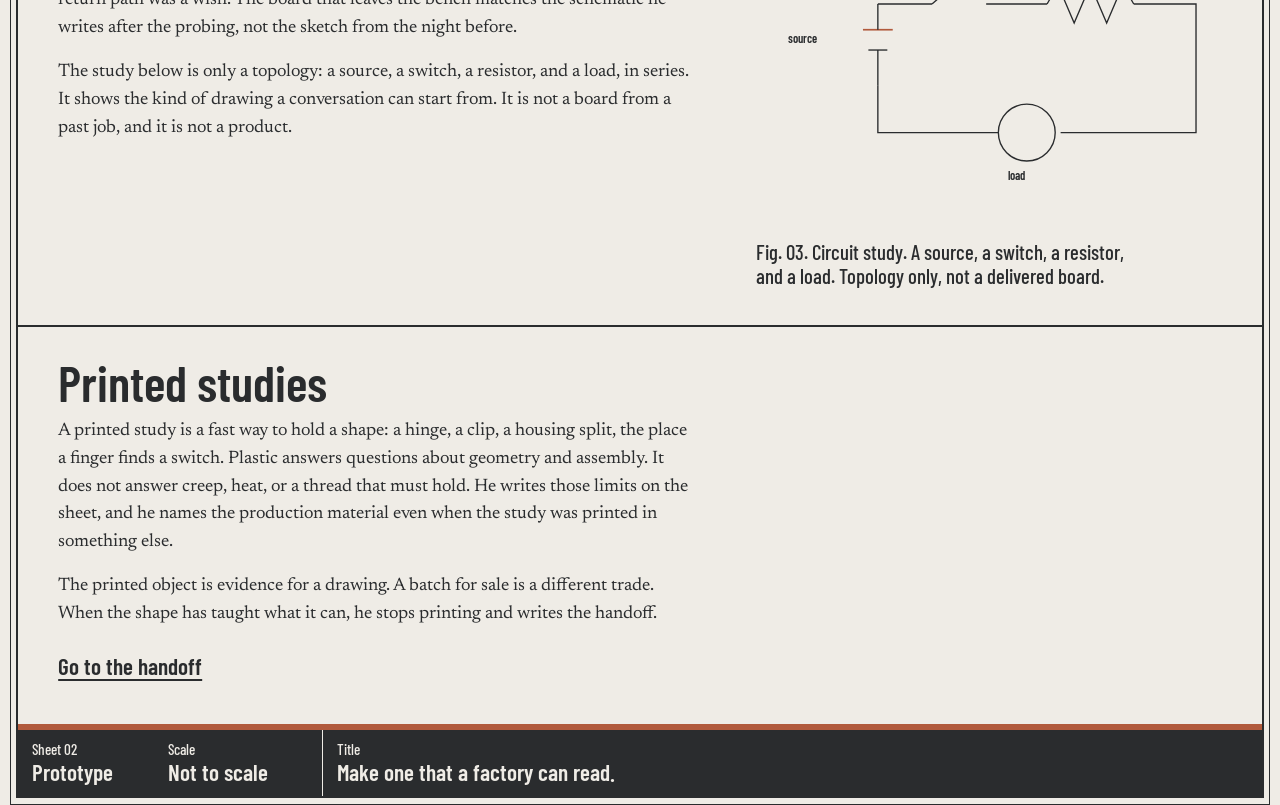
<file: prototype.html>
<!DOCTYPE html>
<html lang="en">
<head>
  <meta charset="utf-8">
  <meta name="viewport" content="width=device-width, initial-scale=1">
  <title>A prototype answers a question. Daniel Rodgers</title>
  <meta name="description" content="Concept models, mechanical prototypes, electrical prototypes, and printed studies. Each build exists to answer one question.">
  <meta name="theme-color" content="#efece6">
  <link rel="icon" href="favicon.svg" type="image/svg+xml">
  <link rel="stylesheet" href="css/sheet.css">
</head>
<body>
  <a class="skip" href="#content">Skip to content</a>
  <div class="sheet">
    <div class="sheet-inner">
      <header class="mast">
        <a class="shop" href="index.html">
          <span class="shop-name">Daniel Rodgers</span>
          <span class="shop-trade">Custom hardware</span>
        </a>
        <button type="button" class="nav-toggle" data-nav-toggle aria-expanded="false" aria-controls="sheet-nav">Sheets</button>
        <nav id="sheet-nav" class="nav" data-nav tabindex="-1">
          <a href="index.html">Index</a>
          <a href="prototype.html">Prototype</a>
          <a href="handoff.html">Handoff</a>
          <a href="standards.html">Standards</a>
          <a href="contact.html">Contact</a>
        </nav>
      </header>
      <main id="content">
        <header class="page-head">
          <p class="fig-kicker">Sheet 02</p>
          <h1>A prototype answers a question.</h1>
          <p class="lede">Daniel Rodgers makes the first physical version of a mechanism or a circuit. The build has a job: settle something a drawing alone keeps fuzzy. When the question has an answer, he stops and writes what a factory needs.</p>
        </header>

        <section class="block" id="concept">
          <div class="split">
            <div class="text">
              <h2>Concept models</h2>
              <p>A concept model is a form you can turn over. Two people can point at the same surface and disagree usefully. It does not have to carry load. It does have to show the arrangement: what moves, what stays, and what a hand touches.</p>
              <p>He builds the model early, while the mechanism can still change. A precious model that nobody is allowed to mark up has already failed its job. The marks are the point. They show which idea survived the hand.</p>
            </div>
            <figure>
              <svg class="svg-study" viewBox="0 0 720 420" aria-hidden="true" focusable="false">
                <text x="36" y="40">hinge, end view</text>
                <line class="center" x1="40" y1="210" x2="680" y2="210"/>
                <line class="center" x1="250" y1="70" x2="250" y2="360"/>
                <rect class="line" x="40" y="188" width="160" height="44"/>
                <rect class="line" x="300" y="188" width="200" height="44"/>
                <circle class="mask" cx="250" cy="210" r="62"/>
                <circle class="pin" cx="250" cy="210" r="16"/>
                <text x="40" y="170">leaf</text>
                <text x="210" y="120">knuckle</text>
                <text x="278" y="206">pin</text>
                <text x="520" y="170">second leaf</text>
              </svg>
              <figcaption>Fig. 01, repeated. Hinge study. The arrangement is the lesson: two leaves share a pin. A principle, not a delivered part.</figcaption>
            </figure>
          </div>
        </section>

        <section class="block" id="mechanical">
          <div class="split">
            <div class="text">
              <h2>Mechanical prototypes</h2>
              <p>A mechanical prototype spends its time on motion, fit, and load. Will the latch clear the rib at full travel. Does the shaft bind when the bracket flexes. Which face takes the wear. He builds the feature that holds the doubt, and keeps the rest plain enough that the answer stays visible.</p>
              <p>The hinge study on the index asks where a knuckle gap lives. A clip asks a different question: can a beam pass a rib and then stay. He picks the build that matches the doubt, instead of making a whole product look finished.</p>
            </div>
            <figure>
              <svg class="svg-study" viewBox="0 0 720 460" aria-hidden="true" focusable="false">
                <text x="36" y="36">clip study</text>
                <rect class="mask" x="48" y="70" width="36" height="340"/>
                <path class="line" d="M48 80 H84 M54 100 L78 124 M54 130 L78 154 M54 160 L78 184 M54 190 L78 214 M54 220 L78 244 M54 250 L78 274 M54 280 L78 304 M54 310 L78 334 M54 340 L78 364"/>
                <path class="line" d="M84 150 H520 V220 H470 L440 275 H385 L420 220 H84 Z"/>
                <path class="ghost" d="M300 310 H640 V390 H300 Z"/>
                <path class="ghost" d="M390 310 V350 H470 V310"/>
                <path class="line" d="M560 120 C600 120 610 170 560 190"/>
                <path class="line" d="M560 190 L548 180 M560 190 L572 178"/>
                <text x="500" y="110">deflect</text>
                <text x="100" y="140">beam</text>
                <text x="400" y="265">undercut</text>
                <text x="500" y="430">rib, shown dashed</text>
              </svg>
              <figcaption>Fig. 02. Clip study. A cantilever beam, an undercut, and the rib it has to pass. A principle, not a delivered part.</figcaption>
            </figure>
          </div>
        </section>

        <section class="block" id="electrical">
          <div class="split">
            <div class="text">
              <h2>Electrical prototypes</h2>
              <p>An electrical prototype is a circuit you can power and probe. He builds it when the schematic is still a claim. Values move. A connector turns out to sit in the way. A return path was a wish. The board that leaves the bench matches the schematic he writes after the probing, not the sketch from the night before.</p>
              <p>The study below is only a topology: a source, a switch, a resistor, and a load, in series. It shows the kind of drawing a conversation can start from. It is not a board from a past job, and it is not a product.</p>
            </div>
            <figure>
              <svg class="svg-study" viewBox="0 0 720 460" aria-hidden="true" focusable="false">
                <text x="36" y="40">series circuit</text>
                <path class="line" d="M180 130 H260"/>
                <path class="line" d="M260 130 L320 78"/>
                <path class="line" d="M340 130 H430"/>
                <path class="line" d="M430 130 L446 102 L470 158 L494 102 L518 158 L542 102 L558 130"/>
                <path class="line" d="M558 130 H650 V320 H450"/>
                <circle class="mask" cx="400" cy="320" r="42"/>
                <path class="line" d="M358 320 H180 V250"/>
                <path class="pin" d="M158 168 H202"/>
                <path class="line" d="M166 198 H194"/>
                <path class="line" d="M180 130 V168"/>
                <path class="line" d="M180 198 V250"/>
                <text x="48" y="188">source</text>
                <text x="250" y="68">switch</text>
                <text x="455" y="90">resistor</text>
                <text x="372" y="390">load</text>
              </svg>
              <figcaption>Fig. 03. Circuit study. A source, a switch, a resistor, and a load. Topology only, not a delivered board.</figcaption>
            </figure>
          </div>
        </section>

        <section class="block" id="printed">
          <h2>Printed studies</h2>
          <p>A printed study is a fast way to hold a shape: a hinge, a clip, a housing split, the place a finger finds a switch. Plastic answers questions about geometry and assembly. It does not answer creep, heat, or a thread that must hold. He writes those limits on the sheet, and he names the production material even when the study was printed in something else.</p>
          <p>The printed object is evidence for a drawing. A batch for sale is a different trade. When the shape has taught what it can, he stops printing and writes the handoff.</p>
          <p><a class="link-row" href="handoff.html">Go to the handoff</a></p>
        </section>
      </main>
      <footer class="titleblock">
        <p class="tb-sheet"><span>Sheet 02</span> Prototype</p>
        <p class="tb-scale"><span>Scale</span> Not to scale</p>
        <p class="tb-title"><span>Title</span> Make one that a factory can read.</p>
      </footer>
    </div>
  </div>
  <script src="js/site.js"></script>
</body>
</html>
</file>
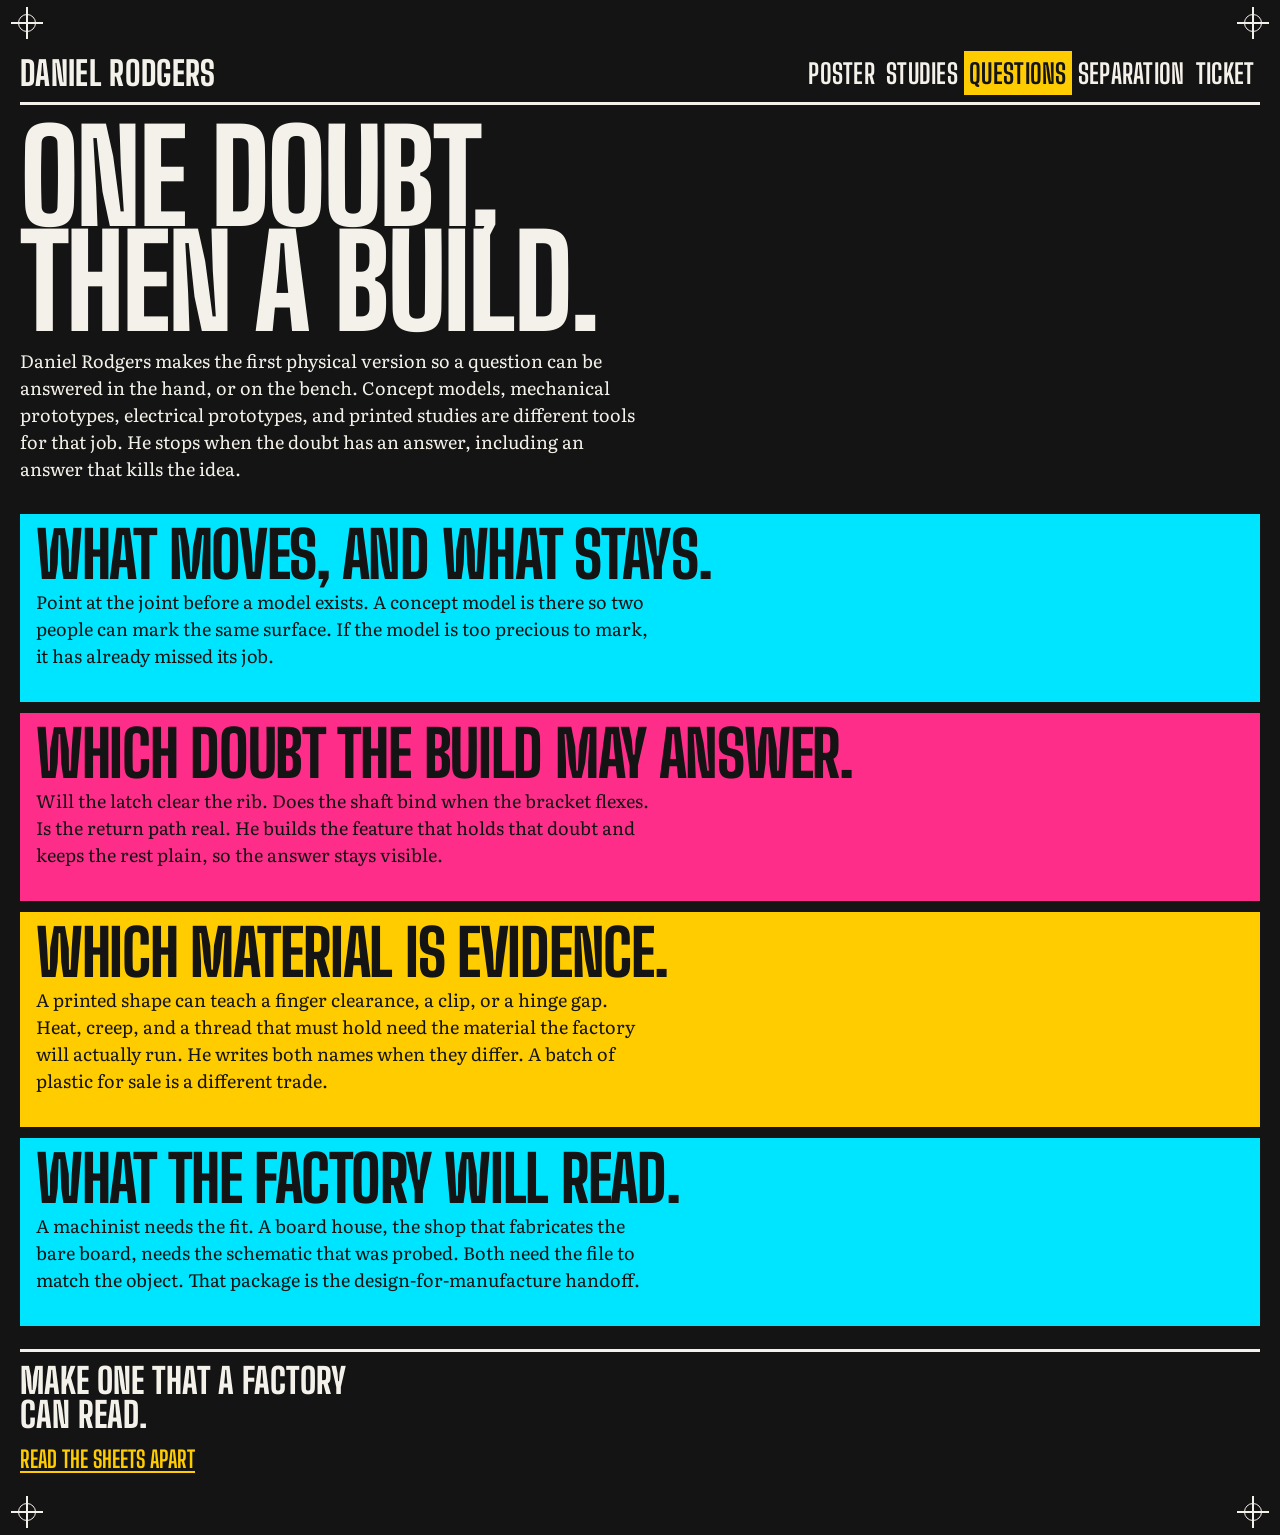
<file: questions.html>
<!DOCTYPE html>
<html lang="en">
<head>
  <meta charset="utf-8">
  <meta name="viewport" content="width=device-width, initial-scale=1">
  <title>Questions. Daniel Rodgers</title>
  <meta name="description" content="Daniel Rodgers builds a prototype to answer one question about a mechanism or a circuit.">
  <meta name="theme-color" content="#141414">
  <link rel="icon" href="favicon.svg" type="image/svg+xml">
  <link rel="stylesheet" href="css/plates.css">
</head>
<body>
  <a class="skip" href="#plate">Skip to the plate</a>
  <div class="press">
    <span class="reg reg-tl" aria-hidden="true"></span>
    <span class="reg reg-tr" aria-hidden="true"></span>
    <span class="reg reg-bl" aria-hidden="true"></span>
    <span class="reg reg-br" aria-hidden="true"></span>
    <header class="hardware">
      <p class="who"><a href="index.html">Daniel Rodgers</a></p>
      <button type="button" class="nav-toggle" data-nav-toggle aria-expanded="false" aria-controls="plate-nav">Plates</button>
      <nav id="plate-nav" class="nav" data-nav tabindex="-1">
        <a href="index.html">Poster</a>
        <a href="studies.html">Studies</a>
        <a href="questions.html">Questions</a>
        <a href="separation.html">Separation</a>
        <a href="ticket.html">Ticket</a>
      </nav>
    </header>
    <main id="plate">
      <header class="on-black">
        <h1>One doubt, then a build.</h1>
        <p>Daniel Rodgers makes the first physical version so a question can be answered in the hand, or on the bench. Concept models, mechanical prototypes, electrical prototypes, and printed studies are different tools for that job. He stops when the doubt has an answer, including an answer that kills the idea.</p>
      </header>
      <ol class="asks">
        <li class="plate plate-c plate-full">
          <h2>What moves, and what stays.</h2>
          <p>Point at the joint before a model exists. A concept model is there so two people can mark the same surface. If the model is too precious to mark, it has already missed its job.</p>
        </li>
        <li class="plate plate-m plate-full">
          <h2>Which doubt the build may answer.</h2>
          <p>Will the latch clear the rib. Does the shaft bind when the bracket flexes. Is the return path real. He builds the feature that holds that doubt and keeps the rest plain, so the answer stays visible.</p>
        </li>
        <li class="plate plate-y plate-full">
          <h2>Which material is evidence.</h2>
          <p>A printed shape can teach a finger clearance, a clip, or a hinge gap. Heat, creep, and a thread that must hold need the material the factory will actually run. He writes both names when they differ. A batch of plastic for sale is a different trade.</p>
        </li>
        <li class="plate plate-c plate-full">
          <h2>What the factory will read.</h2>
          <p>A machinist needs the fit. A board house, the shop that fabricates the bare board, needs the schematic that was probed. Both need the file to match the object. That package is the design-for-manufacture handoff.</p>
        </li>
      </ol>
    </main>
    <footer class="endplate">
      <p>Make one that a factory can read.</p>
      <p class="by"><a href="separation.html">Read the sheets apart</a></p>
    </footer>
  </div>
  <script src="js/site.js"></script>
</body>
</html>
</file>
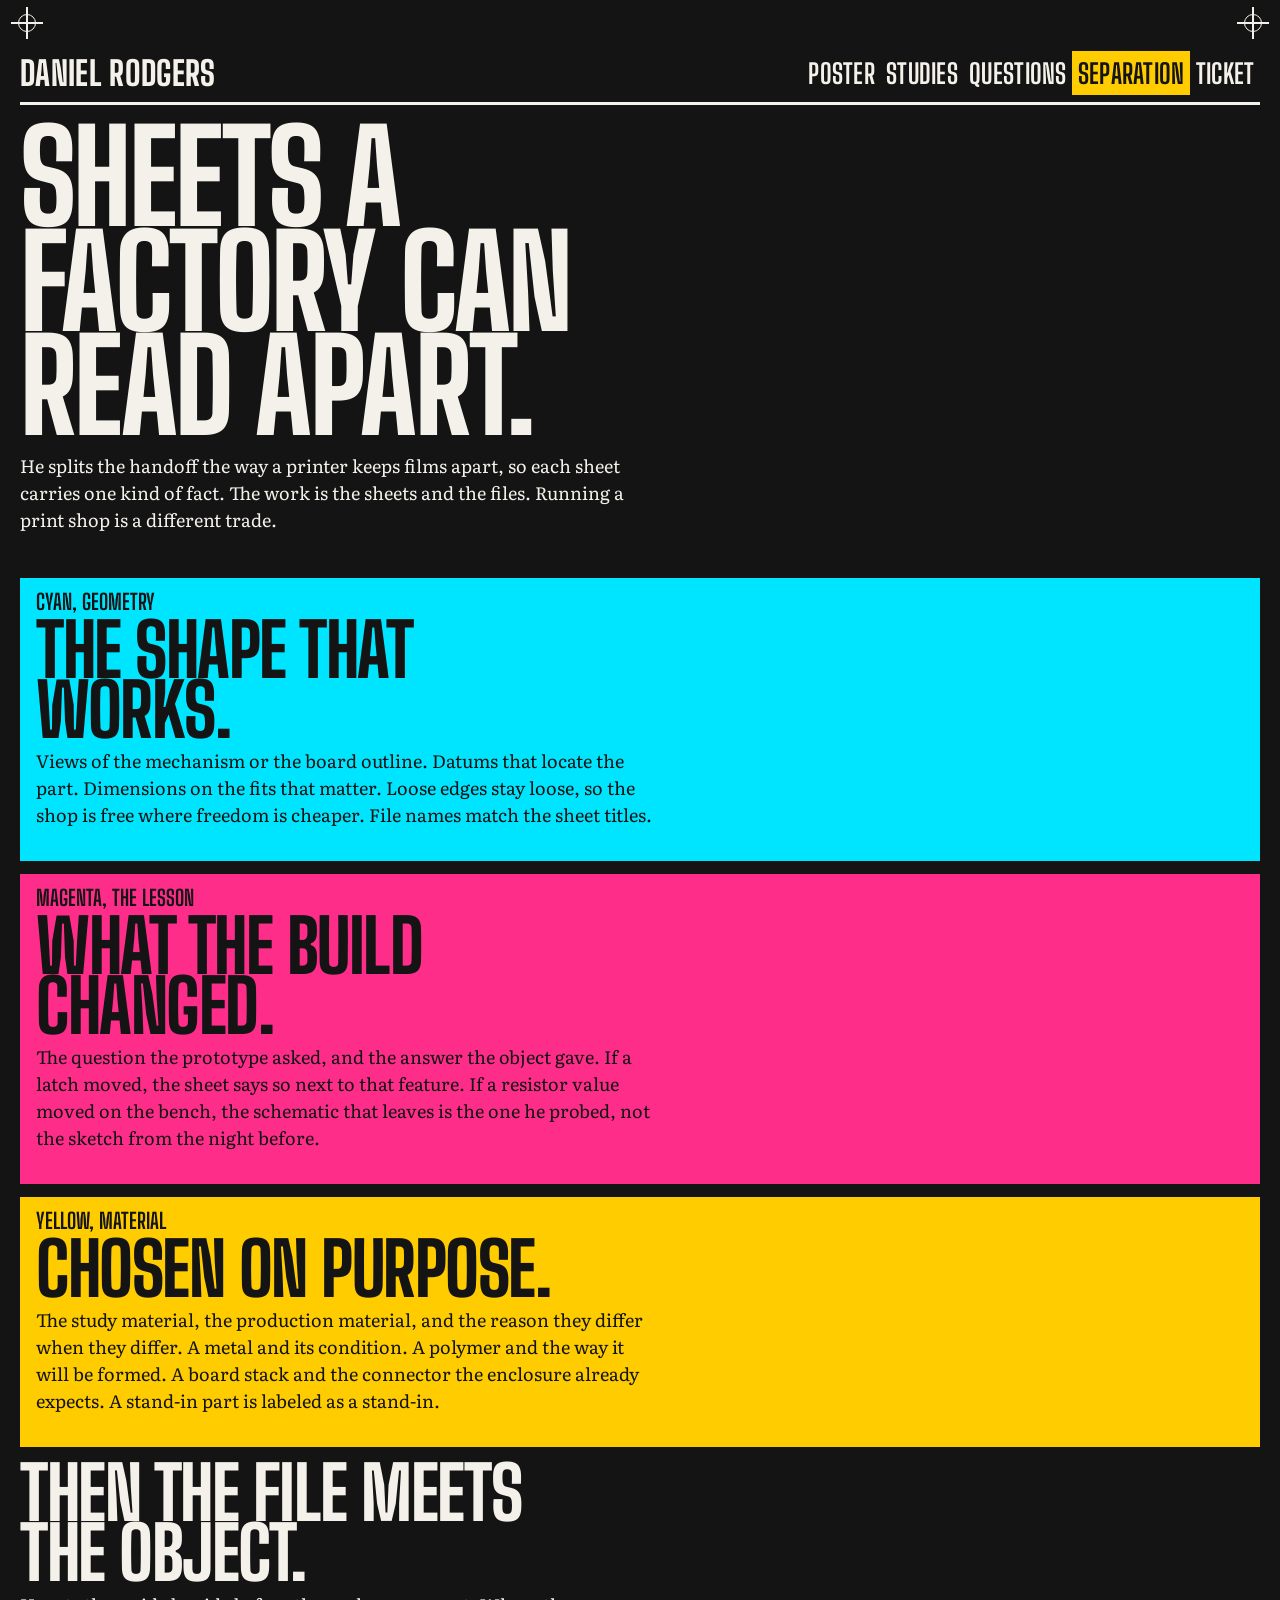
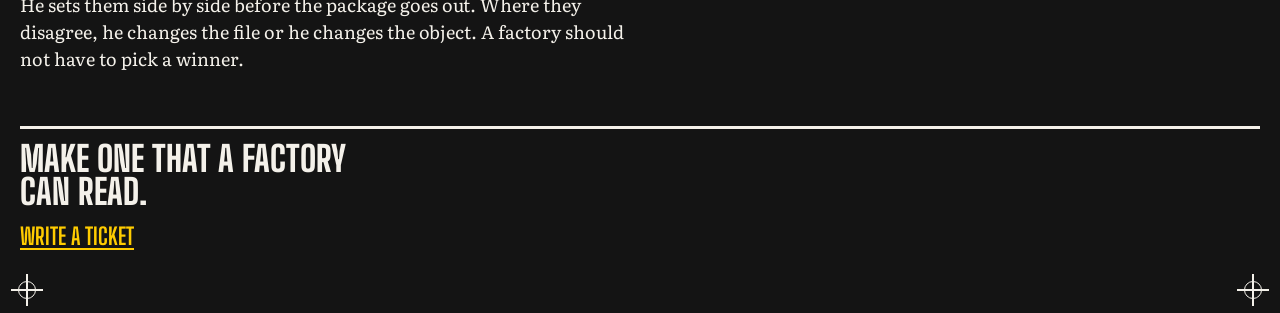
<file: separation.html>
<!DOCTYPE html>
<html lang="en">
<head>
  <meta charset="utf-8">
  <meta name="viewport" content="width=device-width, initial-scale=1">
  <title>Separation. Daniel Rodgers</title>
  <meta name="description" content="Daniel Rodgers splits a handoff into geometry, the lesson from the build, and the material a factory will run.">
  <meta name="theme-color" content="#141414">
  <link rel="icon" href="favicon.svg" type="image/svg+xml">
  <link rel="stylesheet" href="css/plates.css">
</head>
<body>
  <a class="skip" href="#plate">Skip to the plate</a>
  <div class="press">
    <span class="reg reg-tl" aria-hidden="true"></span>
    <span class="reg reg-tr" aria-hidden="true"></span>
    <span class="reg reg-bl" aria-hidden="true"></span>
    <span class="reg reg-br" aria-hidden="true"></span>
    <header class="hardware">
      <p class="who"><a href="index.html">Daniel Rodgers</a></p>
      <button type="button" class="nav-toggle" data-nav-toggle aria-expanded="false" aria-controls="plate-nav">Plates</button>
      <nav id="plate-nav" class="nav" data-nav tabindex="-1">
        <a href="index.html">Poster</a>
        <a href="studies.html">Studies</a>
        <a href="questions.html">Questions</a>
        <a href="separation.html">Separation</a>
        <a href="ticket.html">Ticket</a>
      </nav>
    </header>
    <main id="plate" class="stack">
      <header class="on-black">
        <h1>Sheets a factory can read apart.</h1>
        <p>He splits the handoff the way a printer keeps films apart, so each sheet carries one kind of fact. The work is the sheets and the files. Running a print shop is a different trade.</p>
      </header>
      <article class="plate plate-c plate-full">
        <p class="film">Cyan, geometry</p>
        <h2>The shape that works.</h2>
        <p>Views of the mechanism or the board outline. Datums that locate the part. Dimensions on the fits that matter. Loose edges stay loose, so the shop is free where freedom is cheaper. File names match the sheet titles.</p>
      </article>
      <article class="plate plate-m plate-full">
        <p class="film">Magenta, the lesson</p>
        <h2>What the build changed.</h2>
        <p>The question the prototype asked, and the answer the object gave. If a latch moved, the sheet says so next to that feature. If a resistor value moved on the bench, the schematic that leaves is the one he probed, not the sketch from the night before.</p>
      </article>
      <article class="plate plate-y plate-full">
        <p class="film">Yellow, material</p>
        <h2>Chosen on purpose.</h2>
        <p>The study material, the production material, and the reason they differ when they differ. A metal and its condition. A polymer and the way it will be formed. A board stack and the connector the enclosure already expects. A stand-in part is labeled as a stand-in.</p>
      </article>
      <article class="on-black">
        <h2>Then the file meets the object.</h2>
        <p>He sets them side by side before the package goes out. Where they disagree, he changes the file or he changes the object. A factory should not have to pick a winner.</p>
      </article>
    </main>
    <footer class="endplate">
      <p>Make one that a factory can read.</p>
      <p class="by"><a href="ticket.html">Write a ticket</a></p>
    </footer>
  </div>
  <script src="js/site.js"></script>
</body>
</html>
</file>
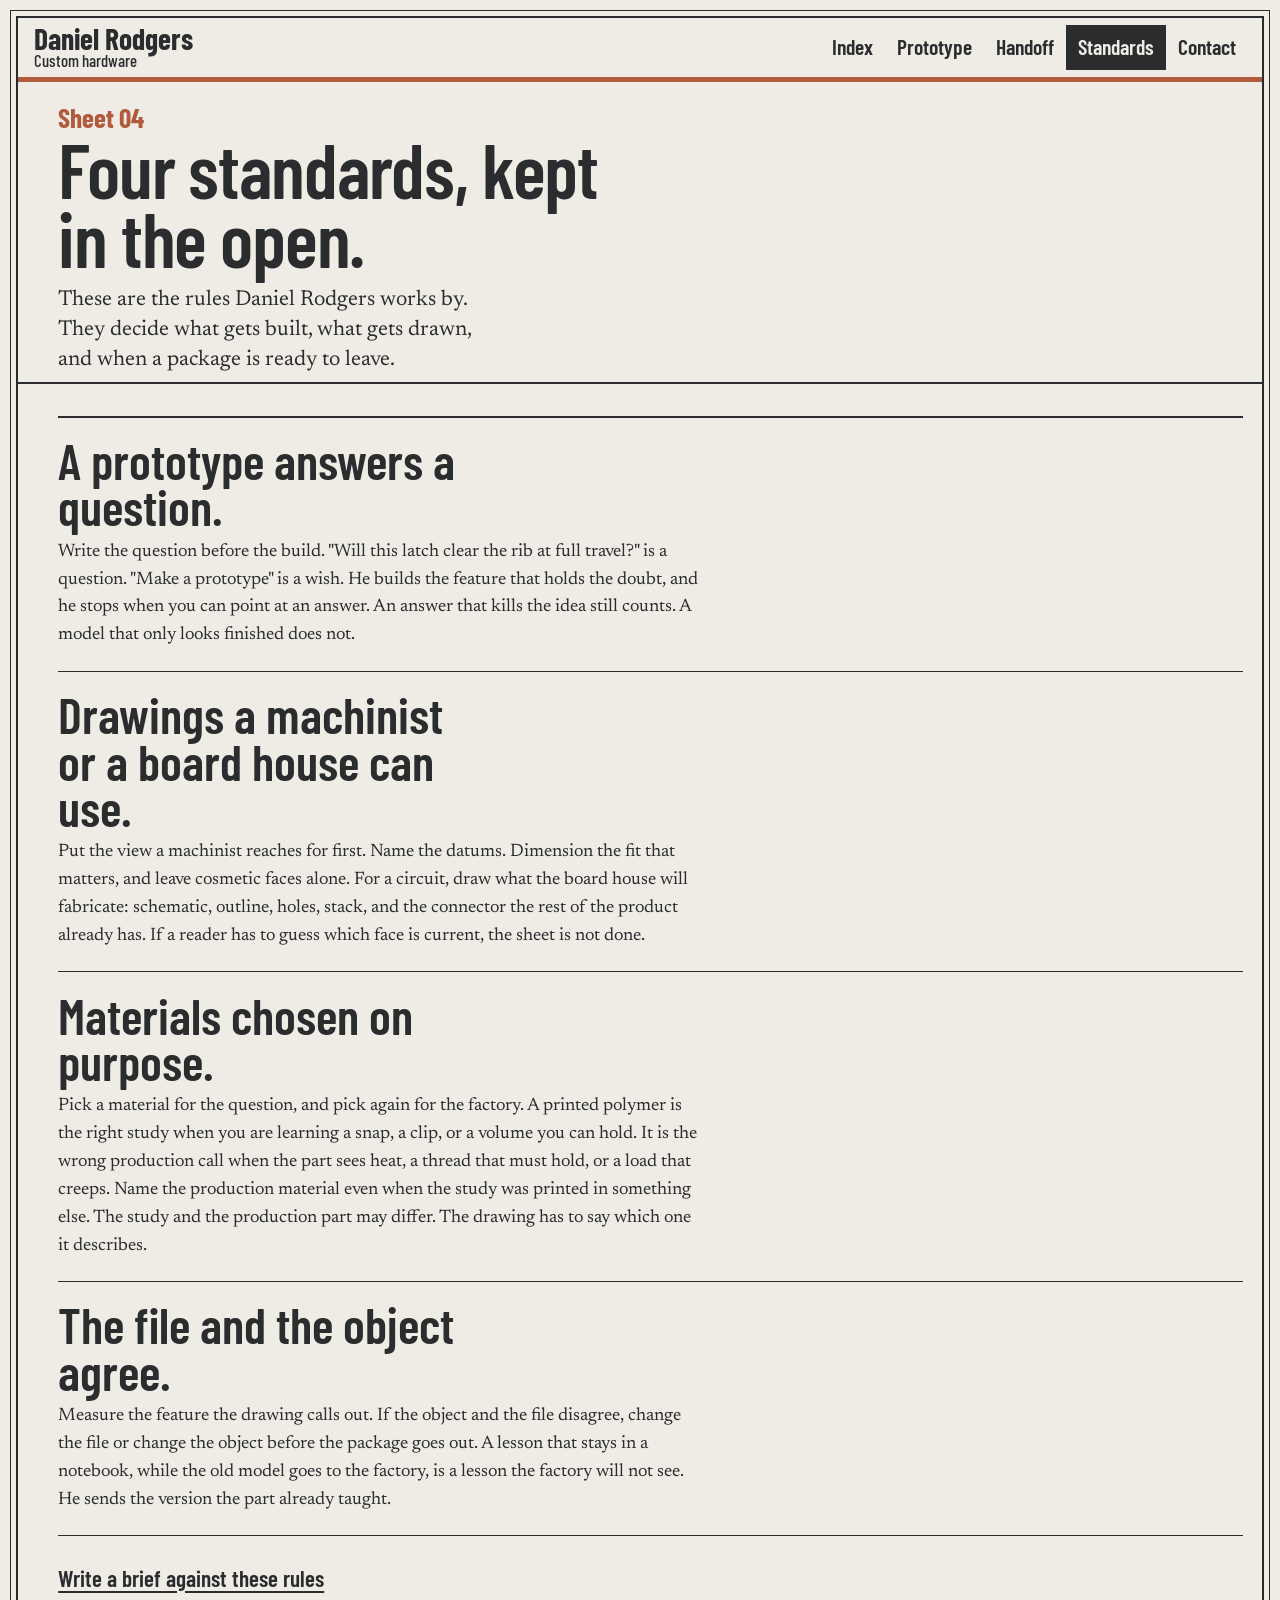
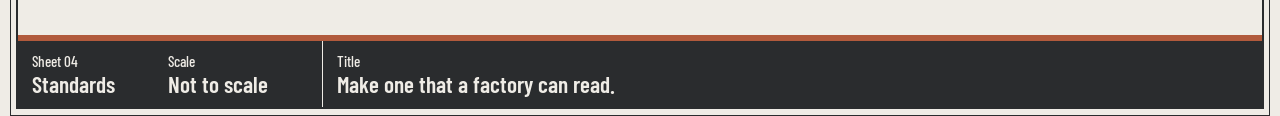
<file: standards.html>
<!DOCTYPE html>
<html lang="en">
<head>
  <meta charset="utf-8">
  <meta name="viewport" content="width=device-width, initial-scale=1">
  <title>Four standards. Daniel Rodgers</title>
  <meta name="description" content="A prototype answers a question. Drawings a machinist or a board house can use. Materials chosen on purpose. The file and the object agree.">
  <meta name="theme-color" content="#efece6">
  <link rel="icon" href="favicon.svg" type="image/svg+xml">
  <link rel="stylesheet" href="css/sheet.css">
</head>
<body>
  <a class="skip" href="#content">Skip to content</a>
  <div class="sheet">
    <div class="sheet-inner">
      <header class="mast">
        <a class="shop" href="index.html">
          <span class="shop-name">Daniel Rodgers</span>
          <span class="shop-trade">Custom hardware</span>
        </a>
        <button type="button" class="nav-toggle" data-nav-toggle aria-expanded="false" aria-controls="sheet-nav">Sheets</button>
        <nav id="sheet-nav" class="nav" data-nav tabindex="-1">
          <a href="index.html">Index</a>
          <a href="prototype.html">Prototype</a>
          <a href="handoff.html">Handoff</a>
          <a href="standards.html">Standards</a>
          <a href="contact.html">Contact</a>
        </nav>
      </header>
      <main id="content">
        <header class="page-head">
          <p class="fig-kicker">Sheet 04</p>
          <h1>Four standards, kept in the open.</h1>
          <p class="lede">These are the rules Daniel Rodgers works by. They decide what gets built, what gets drawn, and when a package is ready to leave.</p>
        </header>
        <section class="block">
          <ol class="rule-list">
            <li id="question">
              <h2>A prototype answers a question.</h2>
              <p>Write the question before the build. "Will this latch clear the rib at full travel?" is a question. "Make a prototype" is a wish. He builds the feature that holds the doubt, and he stops when you can point at an answer. An answer that kills the idea still counts. A model that only looks finished does not.</p>
            </li>
            <li id="drawings">
              <h2>Drawings a machinist or a board house can use.</h2>
              <p>Put the view a machinist reaches for first. Name the datums. Dimension the fit that matters, and leave cosmetic faces alone. For a circuit, draw what the board house will fabricate: schematic, outline, holes, stack, and the connector the rest of the product already has. If a reader has to guess which face is current, the sheet is not done.</p>
            </li>
            <li id="materials">
              <h2>Materials chosen on purpose.</h2>
              <p>Pick a material for the question, and pick again for the factory. A printed polymer is the right study when you are learning a snap, a clip, or a volume you can hold. It is the wrong production call when the part sees heat, a thread that must hold, or a load that creeps. Name the production material even when the study was printed in something else. The study and the production part may differ. The drawing has to say which one it describes.</p>
            </li>
            <li id="agree">
              <h2>The file and the object agree.</h2>
              <p>Measure the feature the drawing calls out. If the object and the file disagree, change the file or change the object before the package goes out. A lesson that stays in a notebook, while the old model goes to the factory, is a lesson the factory will not see. He sends the version the part already taught.</p>
            </li>
          </ol>
          <p class="follow"><a class="link-row" href="contact.html">Write a brief against these rules</a></p>
        </section>
      </main>
      <footer class="titleblock">
        <p class="tb-sheet"><span>Sheet 04</span> Standards</p>
        <p class="tb-scale"><span>Scale</span> Not to scale</p>
        <p class="tb-title"><span>Title</span> Make one that a factory can read.</p>
      </footer>
    </div>
  </div>
  <script src="js/site.js"></script>
</body>
</html>
</file>
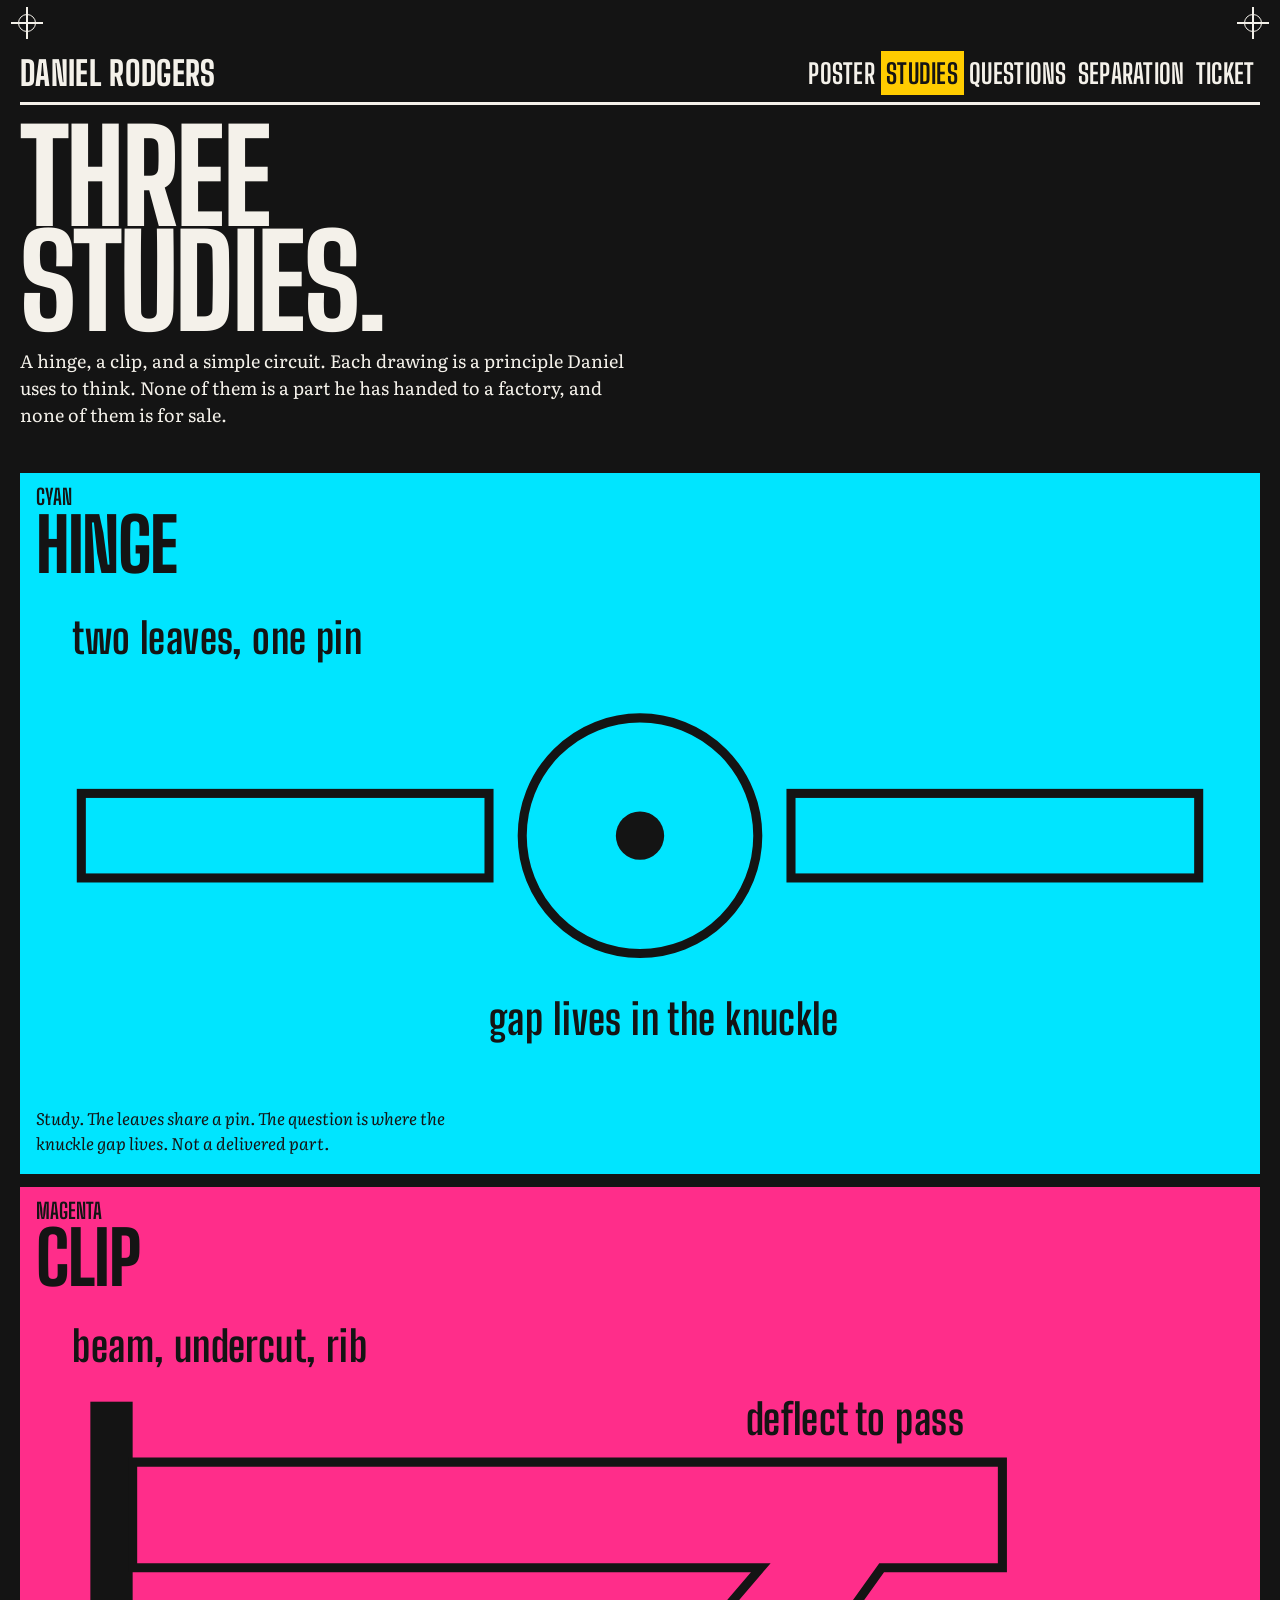
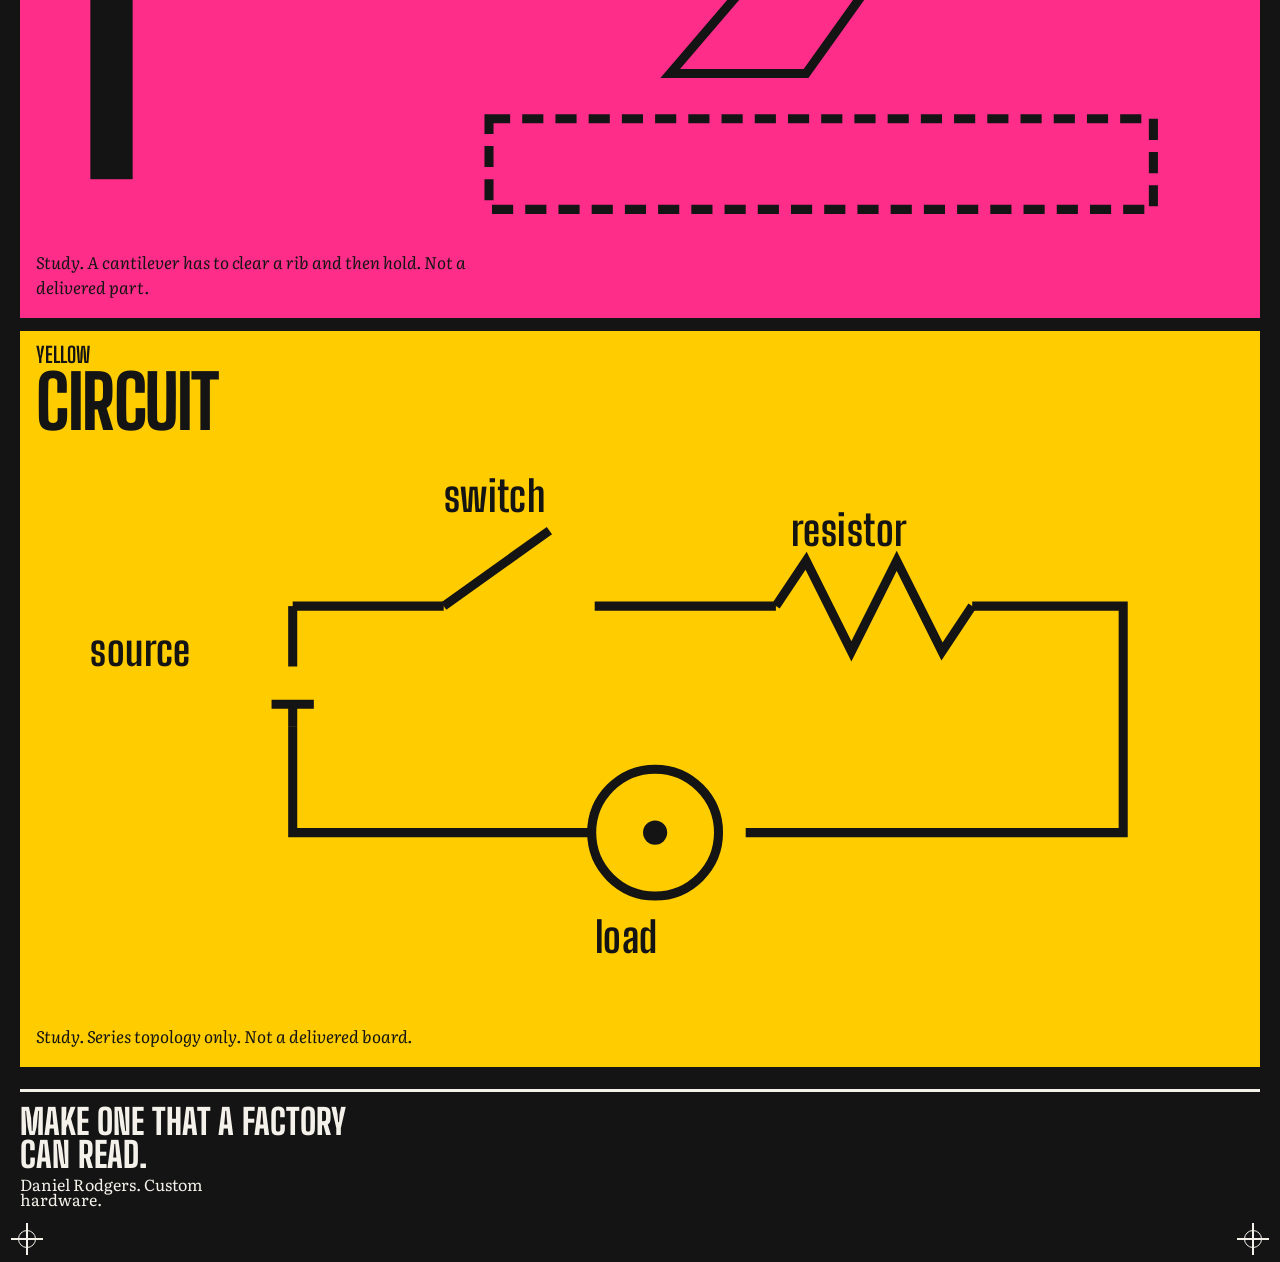
<file: studies.html>
<!DOCTYPE html>
<html lang="en">
<head>
  <meta charset="utf-8">
  <meta name="viewport" content="width=device-width, initial-scale=1">
  <title>Studies. Daniel Rodgers</title>
  <meta name="description" content="Hinge, clip, and circuit studies. Principles Daniel Rodgers uses to think, not parts from a past job.">
  <meta name="theme-color" content="#141414">
  <link rel="icon" href="favicon.svg" type="image/svg+xml">
  <link rel="stylesheet" href="css/plates.css">
</head>
<body>
  <a class="skip" href="#plate">Skip to the plate</a>
  <div class="press">
    <span class="reg reg-tl" aria-hidden="true"></span>
    <span class="reg reg-tr" aria-hidden="true"></span>
    <span class="reg reg-bl" aria-hidden="true"></span>
    <span class="reg reg-br" aria-hidden="true"></span>
    <header class="hardware">
      <p class="who"><a href="index.html">Daniel Rodgers</a></p>
      <button type="button" class="nav-toggle" data-nav-toggle aria-expanded="false" aria-controls="plate-nav">Plates</button>
      <nav id="plate-nav" class="nav" data-nav tabindex="-1">
        <a href="index.html">Poster</a>
        <a href="studies.html">Studies</a>
        <a href="questions.html">Questions</a>
        <a href="separation.html">Separation</a>
        <a href="ticket.html">Ticket</a>
      </nav>
    </header>
    <main id="plate" class="stack">
      <header class="on-black">
        <h1>Three studies.</h1>
        <p>A hinge, a clip, and a simple circuit. Each drawing is a principle Daniel uses to think. None of them is a part he has handed to a factory, and none of them is for sale.</p>
      </header>
      <article class="plate plate-c plate-full">
        <p class="film">Cyan</p>
        <h2>Hinge</h2>
        <svg class="study" viewBox="0 0 800 340" aria-hidden="true" focusable="false">
          <text x="24" y="48">two leaves, one pin</text>
          <rect class="inkline" x="30" y="140" width="270" height="56"/>
          <rect class="inkline" x="500" y="140" width="270" height="56"/>
          <circle class="inkline" cx="400" cy="168" r="78"/>
          <circle class="pin" cx="400" cy="168" r="16"/>
          <text x="300" y="300">gap lives in the knuckle</text>
        </svg>
        <p class="caption">Study. The leaves share a pin. The question is where the knuckle gap lives. Not a delivered part.</p>
      </article>
      <article class="plate plate-m plate-full">
        <p class="film">Magenta</p>
        <h2>Clip</h2>
        <svg class="study" viewBox="0 0 800 360" aria-hidden="true" focusable="false">
          <text x="24" y="44">beam, undercut, rib</text>
          <rect class="pin" x="36" y="70" width="28" height="250"/>
          <path class="inkline" d="M64 110 H640 V180 H560 L510 250 H420 L480 180 H64 Z"/>
          <path class="inkline" d="M300 280 H740 V340 H300 Z" stroke-dasharray="14 8"/>
          <text x="470" y="92">deflect to pass</text>
        </svg>
        <p class="caption">Study. A cantilever has to clear a rib and then hold. Not a delivered part.</p>
      </article>
      <article class="plate plate-y plate-full">
        <p class="film">Yellow</p>
        <h2>Circuit</h2>
        <svg class="study" viewBox="0 0 800 380" aria-hidden="true" focusable="false">
          <path class="inkline" d="M170 110 H270"/>
          <path class="inkline" d="M270 110 L340 60"/>
          <path class="inkline" d="M370 110 H490"/>
          <path class="inkline" d="M490 110 L510 80 L540 140 L570 80 L600 140 L620 110"/>
          <path class="inkline" d="M620 110 H720 V260 H470"/>
          <circle class="inkline" cx="410" cy="260" r="42"/>
          <circle class="pin" cx="410" cy="260" r="8"/>
          <path class="inkline" d="M368 260 H170 V190"/>
          <path class="pin" d="M148 150 H192"/>
          <path class="inkline" d="M156 175 H184"/>
          <path class="inkline" d="M170 110 V150"/>
          <path class="inkline" d="M170 175 V190"/>
          <text x="36" y="150">source</text>
          <text x="270" y="48">switch</text>
          <text x="500" y="70">resistor</text>
          <text x="370" y="340">load</text>
        </svg>
        <p class="caption">Study. Series topology only. Not a delivered board.</p>
      </article>
    </main>
    <footer class="endplate">
      <p>Make one that a factory can read.</p>
      <p class="by">Daniel Rodgers. Custom hardware.</p>
    </footer>
  </div>
  <script src="js/site.js"></script>
</body>
</html>
</file>
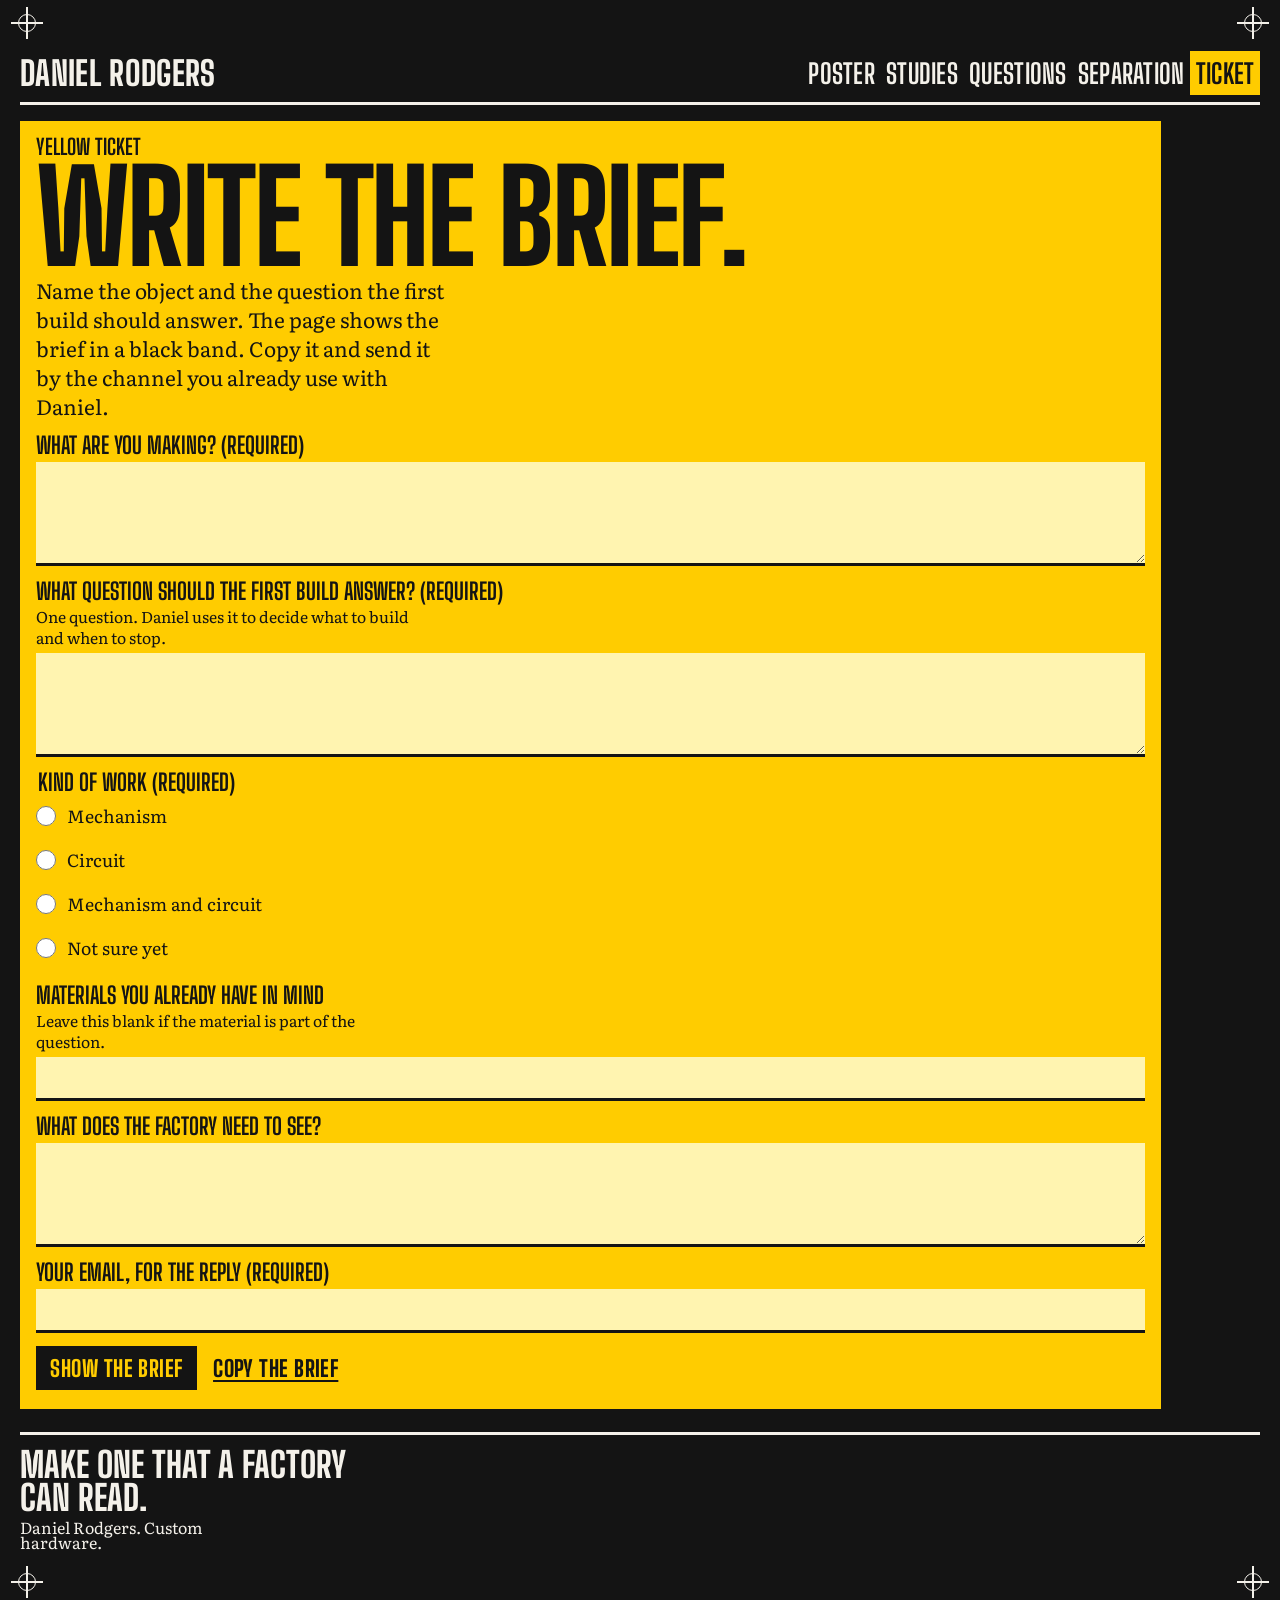
<file: ticket.html>
<!DOCTYPE html>
<html lang="en">
<head>
  <meta charset="utf-8">
  <meta name="viewport" content="width=device-width, initial-scale=1">
  <title>Job ticket. Daniel Rodgers</title>
  <meta name="description" content="Assemble a brief for Daniel Rodgers and copy it. A mail link appears only when an address is set.">
  <meta name="theme-color" content="#141414">
  <link rel="icon" href="favicon.svg" type="image/svg+xml">
  <link rel="stylesheet" href="css/plates.css">
</head>
<body>
  <a class="skip" href="#plate">Skip to the plate</a>
  <div class="press">
    <span class="reg reg-tl" aria-hidden="true"></span>
    <span class="reg reg-tr" aria-hidden="true"></span>
    <span class="reg reg-bl" aria-hidden="true"></span>
    <span class="reg reg-br" aria-hidden="true"></span>
    <header class="hardware">
      <p class="who"><a href="index.html">Daniel Rodgers</a></p>
      <button type="button" class="nav-toggle" data-nav-toggle aria-expanded="false" aria-controls="plate-nav">Plates</button>
      <nav id="plate-nav" class="nav" data-nav tabindex="-1">
        <a href="index.html">Poster</a>
        <a href="studies.html">Studies</a>
        <a href="questions.html">Questions</a>
        <a href="separation.html">Separation</a>
        <a href="ticket.html">Ticket</a>
      </nav>
    </header>
    <main id="plate">
      <noscript>
        <p>Scripts are off, so this page cannot assemble the brief. Write the same points in a message: what you are making, the question the build should answer, the kind of work, materials you have in mind, what the factory needs to see, and how to reply.</p>
      </noscript>
      <form class="ticket" data-brief action="#plate">
        <p class="film">Yellow ticket</p>
        <h1>Write the brief.</h1>
        <p class="deck">Name the object and the question the first build should answer. The page shows the brief in a black band. Copy it and send it by the channel you already use with Daniel.</p>
        <div class="field">
          <label for="making">What are you making? (required)</label>
          <textarea id="making" name="making" required autocomplete="off"></textarea>
        </div>
        <div class="field">
          <label for="question">What question should the first build answer? (required)
            <span class="hint">One question. Daniel uses it to decide what to build and when to stop.</span>
          </label>
          <textarea id="question" name="question" required autocomplete="off"></textarea>
        </div>
        <fieldset class="field">
          <legend>Kind of work (required)</legend>
          <div class="choices">
            <label><input type="radio" name="kind" value="Mechanism" required> Mechanism</label>
            <label><input type="radio" name="kind" value="Circuit"> Circuit</label>
            <label><input type="radio" name="kind" value="Mechanism and circuit"> Mechanism and circuit</label>
            <label><input type="radio" name="kind" value="Not sure yet"> Not sure yet</label>
          </div>
        </fieldset>
        <div class="field">
          <label for="materials">Materials you already have in mind
            <span class="hint">Leave this blank if the material is part of the question.</span>
          </label>
          <input id="materials" name="materials" type="text" autocomplete="off">
        </div>
        <div class="field">
          <label for="factory">What does the factory need to see?</label>
          <textarea id="factory" name="factory" autocomplete="off"></textarea>
        </div>
        <div class="field">
          <label for="reply">Your email, for the reply (required)</label>
          <input id="reply" name="reply" type="email" required autocomplete="email" inputmode="email">
        </div>
        <div class="actions">
          <button type="submit">Show the brief</button>
          <button type="button" class="quiet" data-brief-copy>Copy the brief</button>
        </div>
        <div class="brief-panel" data-brief-panel hidden>
          <h2>The brief</h2>
          <pre class="brief-text" data-brief-out></pre>
          <a class="mail-link" data-brief-mail hidden>Open a message</a>
          <p class="status" data-brief-status role="status"></p>
        </div>
      </form>
    </main>
    <footer class="endplate">
      <p>Make one that a factory can read.</p>
      <p class="by">Daniel Rodgers. Custom hardware.</p>
    </footer>
  </div>
  <script src="js/site.js"></script>
</body>
</html>
</file>
<file: css/sheet.css>
/* #b15a3c on #efece6 is 4.05:1, so copper stays on rules and type at 24px or larger. */

@font-face {
  font-family: "Barlow Condensed";
  font-style: normal;
  font-weight: 500;
  font-display: swap;
  src: url("../fonts/barlow-condensed-latin-500-normal.woff2") format("woff2");
}

@font-face {
  font-family: "Barlow Condensed";
  font-style: normal;
  font-weight: 600;
  font-display: swap;
  src: url("../fonts/barlow-condensed-latin-600-normal.woff2") format("woff2");
}

@font-face {
  font-family: "Barlow Condensed";
  font-style: normal;
  font-weight: 700;
  font-display: swap;
  src: url("../fonts/barlow-condensed-latin-700-normal.woff2") format("woff2");
}

@font-face {
  font-family: "Newsreader";
  font-style: normal;
  font-weight: 400;
  font-display: swap;
  src: url("../fonts/newsreader-latin-400-normal.woff2") format("woff2");
}

@font-face {
  font-family: "Newsreader";
  font-style: normal;
  font-weight: 600;
  font-display: swap;
  src: url("../fonts/newsreader-latin-600-normal.woff2") format("woff2");
}

@font-face {
  font-family: "Newsreader";
  font-style: italic;
  font-weight: 400 600;
  font-display: swap;
  src: url("../fonts/newsreader-latin-500-italic.woff2") format("woff2");
}

:root {
  --copper: #b15a3c;
  --grease: #2a2c2e;
  --paper: #efece6;
  --paper-deep: #e4dfd6;
}

*,
*::before,
*::after {
  box-sizing: border-box;
}

[hidden] {
  display: none !important;
}

html {
  height: 100%;
}

body {
  margin: 0;
  min-height: 100%;
  background: var(--paper);
  color: var(--grease);
  font-family: "Newsreader", "Iowan Old Style", Palatino, "Palatino Linotype", Georgia, serif;
  font-size: 1.125rem;
  line-height: 1.55;
  font-weight: 400;
}

:focus {
  outline: none;
}

:focus-visible {
  outline: 3px solid var(--copper);
  outline-offset: 3px;
}

.titleblock :focus-visible,
.nav a[aria-current="page"]:focus-visible {
  outline-color: var(--paper);
}

::selection {
  background: var(--grease);
  color: var(--paper);
}

.skip {
  position: absolute;
  left: 0.75rem;
  top: 0;
  transform: translateY(-140%);
  z-index: 5;
  background: var(--grease);
  color: var(--paper);
  padding: 0.7rem 1rem;
  min-height: 44px;
  text-decoration: none;
}

.skip:focus {
  transform: none;
  top: 0.75rem;
}

.sheet {
  margin: 0.6rem;
  min-height: calc(100vh - 1.2rem);
  border: 1px solid var(--grease);
  padding: 0.35rem;
  display: flex;
}

.sheet-inner {
  flex: 1;
  display: flex;
  flex-direction: column;
  border: 2px solid var(--grease);
  min-width: 0;
}

.mast {
  display: flex;
  flex-wrap: wrap;
  align-items: stretch;
  justify-content: space-between;
  gap: 0.25rem 1rem;
  padding: 0.4rem 0.85rem 0.45rem 1rem;
  border-bottom: 5px solid var(--copper);
}

.shop {
  display: flex;
  flex-direction: column;
  justify-content: center;
  min-height: 44px;
  text-decoration: none;
  color: inherit;
  font-family: "Barlow Condensed", "Arial Narrow", sans-serif;
}

.shop-name {
  font-size: 1.85rem;
  font-weight: 700;
  line-height: 0.9;
}

.shop-trade {
  font-size: 1.05rem;
  font-weight: 500;
  line-height: 1.1;
}

.nav-toggle {
  min-height: 44px;
  min-width: 44px;
  padding: 0 1rem;
  border: 0;
  background: var(--grease);
  color: var(--paper);
  font-family: "Barlow Condensed", "Arial Narrow", sans-serif;
  font-size: 1.25rem;
  font-weight: 600;
  cursor: pointer;
}

.nav {
  display: none;
  flex-direction: column;
  gap: 0;
  margin: 0;
  padding: 0;
  min-width: min(100%, 16rem);
}

.nav.is-open {
  display: flex;
  flex-basis: 100%;
}

.nav a {
  display: inline-flex;
  align-items: center;
  min-height: 44px;
  padding: 0.2rem 0.75rem;
  color: inherit;
  text-decoration: none;
  font-family: "Barlow Condensed", "Arial Narrow", sans-serif;
  font-size: 1.35rem;
  font-weight: 600;
  line-height: 1;
}

.nav a[aria-current="page"] {
  background: var(--grease);
  color: var(--paper);
}

.nav a:hover {
  background: var(--paper-deep);
}

.nav a[aria-current="page"]:hover {
  background: var(--grease);
  color: var(--paper);
}

@media (min-width: 760px) {
  .nav-toggle {
    display: none;
  }

  .nav,
  .nav.is-open {
    display: flex;
    flex-direction: row;
    flex-wrap: wrap;
    flex-basis: auto;
    align-items: stretch;
  }
}

.hero {
  position: relative;
  display: grid;
  grid-template-columns: minmax(0, 1.15fr) minmax(0, 0.85fr);
  gap: 1.25rem 3vw;
  padding: 0.85rem 1.1rem 2.25rem 2.5rem;
}

.axis-x {
  grid-column: 1 / -1;
  display: flex;
  justify-content: space-between;
  gap: 0.5rem;
  border-bottom: 1px solid var(--grease);
  padding: 0 0 0.15rem;
  font-family: "Barlow Condensed", "Arial Narrow", sans-serif;
  font-size: 0.95rem;
  font-weight: 500;
}

.axis-y {
  position: absolute;
  top: 2.4rem;
  bottom: 1rem;
  left: 0.35rem;
  width: 1.7rem;
  display: flex;
  flex-direction: column;
  justify-content: space-between;
  align-items: flex-end;
  padding-right: 0.25rem;
  border-right: 1px solid var(--grease);
  font-family: "Barlow Condensed", "Arial Narrow", sans-serif;
  font-size: 0.95rem;
  font-weight: 500;
}

.hero-fig {
  margin: 3.25rem 0 0;
  min-width: 0;
}

h1,
h2,
h3,
.fig-kicker,
figcaption,
.spec-name,
.shop,
.nav,
.titleblock,
button,
.link-row,
legend,
.field-label {
  font-family: "Barlow Condensed", "Arial Narrow", sans-serif;
  font-weight: 600;
}

h1 {
  margin: 0.15rem 0 0.8rem;
  font-size: clamp(3.1rem, 7.4vw, 6.4rem);
  line-height: 0.88;
  letter-spacing: -0.015em;
  font-weight: 600;
  max-width: 11ch;
}

.page-head h1 {
  font-size: clamp(2.7rem, 6vw, 4.8rem);
  max-width: 16ch;
  line-height: 0.9;
}

.lede {
  margin: 0;
  max-width: 36ch;
  font-size: 1.35rem;
  line-height: 1.4;
}

.fig-kicker {
  margin: 0;
  color: var(--copper);
  font-size: 1.7rem;
  font-weight: 700;
  line-height: 1;
}

.block {
  padding: 2rem 1.15rem 2.2rem 2.5rem;
  border-top: 2px solid var(--grease);
}

h2 {
  margin: 0 0 0.8rem;
  font-size: clamp(2rem, 4vw, 3.15rem);
  line-height: 0.92;
  max-width: 18ch;
}

h3 {
  margin: 0 0 0.4rem;
  font-size: 1.8rem;
  line-height: 1;
}

p {
  margin: 0 0 1rem;
  max-width: 64ch;
}

p:last-child {
  margin-bottom: 0;
}

strong {
  font-weight: 600;
}

blockquote {
  margin: 0.5rem 0 1.25rem;
  padding: 0.2rem 0 0.2rem 1rem;
  border-left: 5px solid var(--copper);
  max-width: 28ch;
}

blockquote p {
  margin: 0 0 0.35rem;
  font-size: clamp(1.55rem, 2.6vw, 2.05rem);
  line-height: 1.2;
  font-style: italic;
  max-width: 28ch;
}

.spec-list {
  list-style: none;
  margin: 0.5rem 0 0;
  padding: 0;
  border-top: 2px solid var(--grease);
}

.spec-list a {
  display: grid;
  grid-template-columns: 4.25rem minmax(0, 1fr);
  gap: 0.75rem 1rem;
  align-items: start;
  padding: 0.95rem 0.4rem;
  min-height: 44px;
  color: inherit;
  text-decoration: none;
  border-bottom: 1px solid var(--grease);
}

.spec-list a:hover,
.spec-list a:focus-visible {
  background: var(--paper-deep);
}

.num {
  font-family: "Barlow Condensed", "Arial Narrow", sans-serif;
  font-weight: 700;
  font-size: 2rem;
  line-height: 1;
  color: var(--copper);
}

.spec-name {
  display: block;
  font-size: 1.85rem;
  line-height: 1;
}

.spec-text {
  display: block;
  margin-top: 0.3rem;
  max-width: 62ch;
}

.link-row {
  display: inline-flex;
  align-items: center;
  min-height: 44px;
  min-width: 44px;
  color: inherit;
  font-size: 1.45rem;
  line-height: 1;
  text-underline-offset: 0.16em;
}

.prose a:not(.link-row) {
  color: inherit;
  text-underline-offset: 0.15em;
}

.split {
  display: grid;
  grid-template-columns: minmax(0, 1.15fr) minmax(0, 0.85fr);
  gap: 1.5rem 3vw;
  align-items: start;
}

.split .text {
  min-width: 0;
}

.split figure {
  margin: 2.75rem 0 0;
  min-width: 0;
}

figure {
  margin: 0;
}

.svg-study {
  display: block;
  width: 100%;
  height: auto;
}

.svg-study .line,
.svg-study .mask,
.svg-study .ghost,
.svg-study .center,
.svg-study .pin {
  fill: none;
  stroke: var(--grease);
}

.svg-study .line,
.svg-study .mask {
  stroke-width: 2;
}

.svg-study .mask {
  fill: var(--paper);
}

.svg-study .ghost {
  stroke-width: 1.5;
  stroke-dasharray: 6 4;
}

.svg-study .center {
  stroke-width: 1;
  stroke-dasharray: 12 4 2 4;
}

.svg-study .pin {
  stroke: var(--copper);
  stroke-width: 2.5;
}

.svg-study text {
  fill: var(--grease);
  font-family: "Barlow Condensed", "Arial Narrow", sans-serif;
  font-size: 18px;
  font-weight: 600;
}

figcaption {
  margin-top: 0.75rem;
  max-width: 42ch;
  font-size: 1.3rem;
  font-weight: 500;
  line-height: 1.2;
}

.page-head {
  padding: 1.4rem 1.15rem 0.4rem 2.5rem;
}

.stack {
  display: flex;
  flex-direction: column;
  gap: 1.75rem;
}

.stack + .stack,
.text + .text {
  margin-top: 0;
}

.rule-list {
  list-style: none;
  margin: 0;
  padding: 0;
  border-top: 2px solid var(--grease);
}

.rule-list li {
  padding: 1.2rem 0 1.3rem;
  border-bottom: 1px solid var(--grease);
}

.rule-list h2 {
  margin-bottom: 0.55rem;
}

.follow {
  margin-top: 1.25rem;
}

.brief-form {
  max-width: 54rem;
}

fieldset {
  border: 0;
  margin: 0;
  padding: 0;
  min-width: 0;
}

.field {
  display: grid;
  grid-template-columns: minmax(9rem, 16rem) minmax(0, 1fr);
  gap: 0.5rem 1.25rem;
  align-items: start;
  padding: 0.85rem 0;
  border-top: 1px solid var(--grease);
  margin: 0;
  min-width: 0;
}

.field-label,
legend {
  font-size: 1.4rem;
  line-height: 1.1;
  padding-top: 0.65rem;
  font-weight: 600;
}

.hint {
  display: block;
  margin-top: 0.25rem;
  font-family: "Newsreader", Georgia, serif;
  font-size: 1rem;
  font-weight: 400;
  line-height: 1.35;
  max-width: 28ch;
}

input,
textarea {
  width: 100%;
  min-height: 44px;
  margin: 0;
  padding: 0.65rem 0.7rem;
  border: 0;
  border-bottom: 2px solid var(--grease);
  border-radius: 0;
  background: var(--paper-deep);
  color: var(--grease);
  font: 1.05rem/1.4 "Newsreader", Georgia, serif;
}

textarea {
  min-height: 6.5rem;
  resize: vertical;
}

.choices {
  display: flex;
  flex-direction: column;
  padding-top: 0.2rem;
}

.choices label {
  display: flex;
  align-items: center;
  gap: 0.7rem;
  min-height: 44px;
  font-family: "Newsreader", Georgia, serif;
  font-size: 1.15rem;
  font-weight: 400;
}

.choices input {
  width: 1.25rem;
  height: 1.25rem;
  min-height: 0;
  accent-color: var(--grease);
  border: 0;
}

.actions {
  display: flex;
  flex-wrap: wrap;
  gap: 0.75rem;
  align-items: center;
  padding: 1rem 0 0.25rem;
}

button,
.mail-link {
  display: inline-flex;
  align-items: center;
  justify-content: center;
  min-height: 44px;
  min-width: 44px;
  padding: 0.4rem 1.1rem;
  border: 0;
  background: var(--grease);
  color: var(--paper);
  font-family: "Barlow Condensed", "Arial Narrow", sans-serif;
  font-size: 1.35rem;
  font-weight: 600;
  line-height: 1;
  text-decoration: none;
  cursor: pointer;
}

button.quiet {
  background: transparent;
  color: var(--grease);
  text-decoration: underline;
  text-underline-offset: 0.16em;
  padding-left: 0;
  padding-right: 0.4rem;
}

.brief-panel {
  margin-top: 1.25rem;
  padding-top: 1rem;
  border-top: 2px solid var(--grease);
}

.brief-panel h2 {
  font-size: 2rem;
}

.brief-text {
  margin: 0 0 1rem;
  padding: 1rem;
  max-width: none;
  white-space: pre-wrap;
  overflow-wrap: anywhere;
  background: var(--paper-deep);
  font-family: "Barlow Condensed", "Arial Narrow", sans-serif;
  font-size: 1.3rem;
  font-weight: 500;
  line-height: 1.3;
}

.status {
  min-height: 1.4rem;
  margin: 0.6rem 0 0;
}

.titleblock {
  margin-top: auto;
  display: grid;
  grid-template-columns: 8.5rem 10.5rem minmax(0, 1fr);
  background: var(--grease);
  color: var(--paper);
  border-top: 6px solid var(--copper);
}

.titleblock p {
  margin: 0;
  max-width: none;
  padding: 0.7rem 0.85rem 0.8rem;
  font-family: "Barlow Condensed", "Arial Narrow", sans-serif;
  font-weight: 600;
  font-size: 1.45rem;
  line-height: 0.95;
}

.titleblock span {
  display: block;
  margin-bottom: 0.2rem;
  font-weight: 500;
  font-size: 0.95rem;
  line-height: 1.1;
}

.tb-title {
  border-left: 1px solid var(--paper);
}

.noscript {
  margin: 0 0 1rem;
}

@media (max-width: 800px) {
  .hero,
  .split {
    grid-template-columns: 1fr;
  }

  .hero-fig,
  .split figure {
    margin-top: 0.25rem;
  }

  .block,
  .page-head,
  .hero {
    padding-left: 1rem;
    padding-right: 1rem;
  }

  .hero {
    padding-left: 2.15rem;
  }

  .field {
    grid-template-columns: 1fr;
    gap: 0.2rem;
  }

  .field-label,
  legend {
    padding-top: 0;
  }

  .hint {
    max-width: 62ch;
  }
}

@media (max-width: 640px) {
  .titleblock {
    grid-template-columns: 1fr 1fr;
  }

  .tb-title {
    grid-column: 1 / -1;
    border-left: 0;
    border-top: 1px solid var(--paper);
  }

  h1 {
    max-width: 14ch;
  }
}

@media (max-width: 380px) {
  .sheet {
    margin: 0.3rem;
    min-height: calc(100vh - 0.6rem);
  }

  .spec-list a {
    grid-template-columns: 3rem minmax(0, 1fr);
  }
}

@media (prefers-reduced-motion: reduce) {
  *,
  *::before,
  *::after {
    animation: none !important;
    transition: none !important;
    scroll-behavior: auto !important;
  }
}

@media print {
  .nav-toggle {
    display: none;
  }

  .nav,
  .nav.is-open {
    display: flex !important;
    flex-direction: row;
    flex-wrap: wrap;
  }

  .sheet {
    margin: 0;
    min-height: 0;
  }
}

:target {
  scroll-margin-top: 1rem;
}
</file>
<file: acid/css/plates.css>
@font-face {
  font-family: "Big Shoulders Display";
  font-style: normal;
  font-weight: 700;
  font-display: swap;
  src: url("../fonts/big-shoulders-display-latin-700-normal.woff2") format("woff2");
}

@font-face {
  font-family: "Big Shoulders Display";
  font-style: normal;
  font-weight: 800;
  font-display: swap;
  src: url("../fonts/big-shoulders-display-latin-800-normal.woff2") format("woff2");
}

@font-face {
  font-family: "Literata";
  font-style: normal;
  font-weight: 400;
  font-display: swap;
  src: url("../fonts/literata-latin-400-normal.woff2") format("woff2");
}

@font-face {
  font-family: "Literata";
  font-style: italic;
  font-weight: 400;
  font-display: swap;
  src: url("../fonts/literata-latin-400-italic.woff2") format("woff2");
}

@font-face {
  font-family: "Literata";
  font-style: normal;
  font-weight: 700;
  font-display: swap;
  src: url("../fonts/literata-latin-700-normal.woff2") format("woff2");
}

:root {
  --black: #141414;
  --paper: #f4f1ea;
  --cyan: #00e5ff;
  --magenta: #ff2d8a;
  --yellow: #ffcc00;
  --field: #fff4b0;
}

*,
*::before,
*::after {
  box-sizing: border-box;
}

[hidden] {
  display: none !important;
}

html {
  height: 100%;
}

a {
  color: inherit;
}

body {
  margin: 0;
  min-height: 100%;
  background: var(--black);
  color: var(--paper);
  font-family: "Literata", Georgia, serif;
  font-size: 1.125rem;
  line-height: 1.5;
  font-weight: 400;
}

:focus {
  outline: none;
}

:focus-visible {
  outline: 3px solid var(--yellow);
  outline-offset: 3px;
}

.plate :focus-visible,
.ticket :focus-visible {
  outline-color: var(--black);
}

::selection {
  background: var(--yellow);
  color: var(--black);
}

.skip {
  position: absolute;
  left: 0.75rem;
  top: 0;
  transform: translateY(-140%);
  z-index: 5;
  background: var(--yellow);
  color: var(--black);
  text-decoration: none;
  min-height: 44px;
  padding: 0.7rem 1rem;
  font-family: "Big Shoulders Display", Impact, sans-serif;
  font-weight: 800;
  font-size: 1.3rem;
  letter-spacing: 0.01em;
}

.skip:focus {
  transform: none;
  top: 0.75rem;
}

.press {
  position: relative;
  min-height: 100vh;
  padding: 3.2rem 1.25rem 3.4rem;
}

.reg {
  position: absolute;
  width: 18px;
  height: 18px;
  border: 1.5px solid var(--paper);
  border-radius: 50%;
  color: var(--paper);
}

.reg::before,
.reg::after {
  content: "";
  position: absolute;
  background: currentColor;
}

.reg::before {
  left: -8px;
  right: -8px;
  top: 50%;
  height: 1.5px;
  margin-top: -0.75px;
}

.reg::after {
  top: -8px;
  bottom: -8px;
  left: 50%;
  width: 1.5px;
  margin-left: -0.75px;
}

.reg-tl { top: 14px; left: 18px; }
.reg-tr { top: 14px; right: 18px; }
.reg-bl { bottom: 14px; left: 18px; }
.reg-br { bottom: 14px; right: 18px; }

.hardware {
  display: flex;
  flex-wrap: wrap;
  align-items: center;
  justify-content: space-between;
  gap: 0.35rem 0.75rem;
  margin: 0 0 1rem;
  padding-bottom: 0.45rem;
  border-bottom: 3px solid var(--paper);
}

.who {
  margin: 0;
}

.who a {
  display: inline-flex;
  align-items: center;
  min-height: 44px;
  color: var(--paper);
  text-decoration: none;
  font-family: "Big Shoulders Display", Impact, sans-serif;
  font-weight: 800;
  font-size: 2.1rem;
  line-height: 0.9;
  letter-spacing: 0.01em;
  text-transform: uppercase;
}

.nav-toggle {
  min-height: 44px;
  min-width: 44px;
  padding: 0 0.9rem;
  border: 0;
  background: var(--yellow);
  color: var(--black);
  font-family: "Big Shoulders Display", Impact, sans-serif;
  font-weight: 800;
  font-size: 1.35rem;
  letter-spacing: 0.02em;
  text-transform: uppercase;
  cursor: pointer;
}

.nav {
  display: none;
  flex-direction: column;
  flex-basis: 100%;
  margin: 0;
  padding: 0;
}

.nav.is-open {
  display: flex;
}

.nav a {
  display: inline-flex;
  align-items: center;
  min-height: 44px;
  padding: 0 0.35rem;
  color: var(--paper);
  text-decoration: none;
  font-family: "Big Shoulders Display", Impact, sans-serif;
  font-weight: 700;
  font-size: 1.7rem;
  line-height: 1;
  letter-spacing: 0.01em;
  text-transform: uppercase;
}

.nav a[aria-current="page"] {
  background: var(--yellow);
  color: var(--black);
}

.nav a:hover {
  text-decoration: underline;
  text-underline-offset: 0.12em;
}

.nav a[aria-current="page"]:hover {
  text-decoration: none;
}

@media (min-width: 800px) {
  .nav-toggle {
    display: none;
  }

  .nav,
  .nav.is-open {
    display: flex;
    flex-direction: row;
    flex-wrap: wrap;
    flex-basis: auto;
    justify-content: flex-end;
  }
}

.poster {
  display: flex;
  flex-direction: column;
  gap: 0.7rem;
}

.plate {
  color: var(--black);
  padding: 0.9rem 1rem 1.15rem;
  min-width: 0;
}

.plate-c { background: var(--cyan); margin-right: 14%; }
.plate-m { background: var(--magenta); margin-left: 10%; }
.plate-y { background: var(--yellow); margin-left: 3%; margin-right: 22%; }
.plate-full { margin: 0; }

.film {
  margin: 0 0 0.35rem;
  font-family: "Big Shoulders Display", Impact, sans-serif;
  font-weight: 700;
  font-size: 1.35rem;
  line-height: 1;
  text-transform: uppercase;
}

h1,
h2,
.band,
.endplate strong {
  font-family: "Big Shoulders Display", Impact, sans-serif;
  font-weight: 800;
  letter-spacing: -0.02em;
  line-height: 0.82;
  text-transform: uppercase;
}

h1 {
  margin: 0;
  font-size: clamp(3.6rem, 11vw, 8rem);
  max-width: 12ch;
}

.deck {
  margin: 0;
  max-width: 34ch;
  font-size: 1.3rem;
  line-height: 1.4;
}

.on-black {
  padding: 0.2rem 0 1.1rem;
  max-width: 40rem;
}

.on-black h1 {
  color: var(--paper);
  max-width: 14ch;
  margin-bottom: 0.8rem;
}

.on-black p,
.endplate p,
.doors a {
  color: var(--paper);
}

p {
  margin: 0 0 0.9rem;
  max-width: 62ch;
}

.stack {
  display: flex;
  flex-direction: column;
  gap: 0.8rem;
}

.stack h2 {
  margin: 0 0 0.45rem;
  font-size: clamp(2.6rem, 7vw, 4.6rem);
  max-width: 16ch;
}

.study {
  display: block;
  width: 100%;
  height: auto;
  margin: 0.3rem 0 0.6rem;
}

.study .inkline {
  fill: none;
  stroke: var(--black);
  stroke-width: 6;
  stroke-linejoin: miter;
}

.study .pin {
  fill: var(--black);
  stroke: none;
}

.study text {
  fill: var(--black);
  font-family: "Big Shoulders Display", Impact, sans-serif;
  font-size: 28px;
  font-weight: 700;
  letter-spacing: 0.01em;
}

.caption {
  margin: 0;
  max-width: 46ch;
  font-size: 1.05rem;
  font-style: italic;
}

.asks {
  list-style: none;
  margin: 0;
  padding: 0;
  display: flex;
  flex-direction: column;
  gap: 0.7rem;
}

.asks h2 {
  margin: 0 0 0.45rem;
  font-size: clamp(2.4rem, 6vw, 4rem);
}

.doors {
  list-style: none;
  margin: 1rem 0 0;
  padding: 0;
  border-top: 2px solid var(--paper);
}

.doors a {
  display: flex;
  align-items: center;
  min-height: 44px;
  padding: 0.55rem 0;
  border-bottom: 1px solid var(--paper);
  color: var(--paper);
  text-decoration: none;
  font-family: "Big Shoulders Display", Impact, sans-serif;
  font-weight: 700;
  font-size: 1.8rem;
  line-height: 1;
  text-transform: uppercase;
}

.doors a span {
  display: inline-block;
  min-width: 3.2rem;
  color: var(--yellow);
}

.doors a:hover {
  background: var(--yellow);
  color: var(--black);
}

.doors a:hover span {
  color: var(--black);
}

.endplate {
  margin-top: 1.4rem;
  padding-top: 0.8rem;
  border-top: 3px solid var(--paper);
}

.endplate p {
  margin: 0;
  font-family: "Big Shoulders Display", Impact, sans-serif;
  font-weight: 800;
  font-size: clamp(1.6rem, 3vw, 2.2rem);
  line-height: 0.95;
  text-transform: uppercase;
  max-width: 22ch;
}

.endplate .by {
  margin-top: 0.35rem;
  font-family: "Literata", Georgia, serif;
  font-weight: 400;
  font-size: 1rem;
  text-transform: none;
  letter-spacing: 0;
}

.endplate a,
.plate a {
  display: inline-flex;
  align-items: center;
  min-height: 44px;
  text-underline-offset: 0.14em;
}

.endplate a {
  color: var(--yellow);
  font-family: "Big Shoulders Display", Impact, sans-serif;
  font-weight: 700;
  font-size: 1.45rem;
  text-transform: uppercase;
}

.ticket {
  background: var(--yellow);
  color: var(--black);
  padding: 1rem 1rem 1.2rem;
  margin-right: 8%;
}

.ticket h1 {
  margin-bottom: 0.4rem;
}

.ticket .deck {
  margin-bottom: 0.8rem;
}

.field {
  display: flex;
  flex-direction: column;
  gap: 0.3rem;
  margin: 0 0 0.85rem;
  padding: 0;
  border: 0;
  min-width: 0;
}

.field label,
.field legend {
  font-family: "Big Shoulders Display", Impact, sans-serif;
  font-weight: 700;
  font-size: 1.45rem;
  line-height: 1;
  text-transform: uppercase;
}

.hint {
  display: block;
  margin-top: 0.2rem;
  font-family: "Literata", Georgia, serif;
  font-weight: 400;
  font-size: 0.98rem;
  line-height: 1.35;
  text-transform: none;
  max-width: 42ch;
}

input,
textarea {
  width: 100%;
  min-height: 44px;
  margin: 0;
  padding: 0.55rem 0.65rem;
  border: 0;
  border-bottom: 3px solid var(--black);
  border-radius: 0;
  background: var(--field);
  color: var(--black);
  font: 1.05rem/1.4 "Literata", Georgia, serif;
}

textarea {
  min-height: 6.5rem;
  resize: vertical;
}

.choices label {
  display: flex;
  align-items: center;
  gap: 0.7rem;
  min-height: 44px;
  font-family: "Literata", Georgia, serif;
  font-weight: 400;
  font-size: 1.1rem;
  text-transform: none;
}

.choices input {
  width: 1.25rem;
  height: 1.25rem;
  min-height: 0;
  accent-color: var(--black);
  background: transparent;
  border: 0;
  padding: 0;
}

.actions {
  display: flex;
  flex-wrap: wrap;
  gap: 0.75rem 1rem;
  align-items: center;
}

button,
.mail-link {
  display: inline-flex;
  align-items: center;
  justify-content: center;
  min-height: 44px;
  min-width: 44px;
  padding: 0.35rem 0.9rem;
  border: 0;
  background: var(--black);
  color: var(--yellow);
  font-family: "Big Shoulders Display", Impact, sans-serif;
  font-weight: 800;
  font-size: 1.4rem;
  letter-spacing: 0.02em;
  text-transform: uppercase;
  text-decoration: none;
  cursor: pointer;
}

button.quiet {
  background: transparent;
  color: var(--black);
  text-decoration: underline;
  text-underline-offset: 0.12em;
  padding-left: 0;
}

.brief-panel {
  margin-top: 1rem;
  padding-top: 0.8rem;
  border-top: 3px solid var(--black);
  color: var(--paper);
  background: var(--black);
  padding: 0.9rem;
}

.brief-panel h2 {
  margin: 0 0 0.5rem;
  color: var(--yellow);
  font-size: 2.4rem;
}

.brief-text {
  margin: 0 0 0.8rem;
  white-space: pre-wrap;
  overflow-wrap: anywhere;
  font-family: "Literata", Georgia, serif;
  font-size: 1.05rem;
  line-height: 1.45;
  color: var(--paper);
  max-width: none;
}

.status {
  margin: 0.55rem 0 0;
  color: var(--paper);
}

.mail-link {
  background: var(--yellow);
  color: var(--black);
}

@media (max-width: 640px) {
  .plate-c { margin-right: 0.85rem; margin-left: 0; }
  .plate-m { margin-left: 0.85rem; margin-right: 0; }
  .plate-y { margin-left: 0.2rem; margin-right: 1.4rem; }
  .ticket { margin-right: 0.4rem; margin-left: 0; }
  h1 { max-width: 100%; }
}

@media (prefers-reduced-motion: reduce) {
  *,
  *::before,
  *::after {
    animation: none !important;
    transition: none !important;
    scroll-behavior: auto !important;
  }
}
</file>
<file: folio/css/folio.css>
@font-face {
  font-family: "Cormorant Garamond";
  font-style: normal;
  font-weight: 500;
  font-display: swap;
  src: url("../fonts/cormorant-garamond-latin-500-normal.woff2") format("woff2");
}

@font-face {
  font-family: "Cormorant Garamond";
  font-style: normal;
  font-weight: 600;
  font-display: swap;
  src: url("../fonts/cormorant-garamond-latin-600-normal.woff2") format("woff2");
}

@font-face {
  font-family: "Cormorant Garamond";
  font-style: italic;
  font-weight: 500;
  font-display: swap;
  src: url("../fonts/cormorant-garamond-latin-500-italic.woff2") format("woff2");
}

@font-face {
  font-family: "Cormorant Garamond";
  font-style: italic;
  font-weight: 600;
  font-display: swap;
  src: url("../fonts/cormorant-garamond-latin-600-italic.woff2") format("woff2");
}

@font-face {
  font-family: "IBM Plex Mono";
  font-style: normal;
  font-weight: 400;
  font-display: swap;
  src: url("../fonts/ibm-plex-mono-latin-400-normal.woff2") format("woff2");
}

@font-face {
  font-family: "IBM Plex Mono";
  font-style: normal;
  font-weight: 500;
  font-display: swap;
  src: url("../fonts/ibm-plex-mono-latin-500-normal.woff2") format("woff2");
}

*,
*::before,
*::after {
  box-sizing: border-box;
}

[hidden] {
  display: none !important;
}

html {
  height: 100%;
}

body {
  margin: 0;
  min-height: 100%;
  background: #fff;
  color: #000;
  font-family: "Cormorant Garamond", Palatino, "Palatino Linotype", Georgia, serif;
  font-size: 1.35rem;
  font-weight: 500;
  line-height: 1.45;
}

a {
  color: inherit;
}

:focus {
  outline: none;
}

:focus-visible {
  outline: 3px solid #000;
  outline-offset: 3px;
}

::selection {
  background: #000;
  color: #fff;
}

.skip {
  position: absolute;
  left: 0.75rem;
  top: 0;
  transform: translateY(-140%);
  z-index: 5;
  background: #000;
  color: #fff;
  text-decoration: none;
  min-height: 44px;
  padding: 0.65rem 0.9rem;
  font-family: "IBM Plex Mono", ui-monospace, monospace;
  font-size: 0.95rem;
  font-weight: 400;
}

.skip:focus {
  transform: none;
  top: 0.75rem;
}

.folio {
  margin: 0.7rem;
  border: 1px solid #000;
  min-height: calc(100vh - 1.4rem);
  padding: 0.85rem 1.1rem 1.6rem;
  display: flex;
  flex-direction: column;
}

.running {
  display: flex;
  flex-wrap: wrap;
  align-items: center;
  justify-content: space-between;
  gap: 0.25rem 1rem;
  padding-bottom: 0.45rem;
  border-bottom: 1px solid #000;
  margin-bottom: 1.4rem;
}

.name {
  display: inline-flex;
  align-items: center;
  min-height: 44px;
  font-weight: 600;
  font-size: 1.85rem;
  line-height: 1;
  text-decoration: none;
}

.nav-toggle {
  min-height: 44px;
  min-width: 44px;
  padding: 0 0.8rem;
  border: 1px solid #000;
  background: #fff;
  color: #000;
  font-family: "IBM Plex Mono", ui-monospace, monospace;
  font-size: 0.95rem;
  cursor: pointer;
}

.nav {
  display: none;
  flex-direction: column;
  flex-basis: 100%;
  margin: 0;
  padding: 0;
}

.nav.is-open {
  display: flex;
}

.nav a {
  display: inline-flex;
  align-items: center;
  min-height: 44px;
  padding: 0 0.2rem;
  text-decoration: none;
  font-family: "IBM Plex Mono", ui-monospace, monospace;
  font-size: 0.98rem;
  font-weight: 400;
  border-bottom: 1px solid transparent;
}

.nav a[aria-current="page"] {
  border-bottom-color: #000;
  font-weight: 500;
}

.nav a:hover {
  border-bottom-color: #000;
}

@media (min-width: 760px) {
  .nav-toggle {
    display: none;
  }

  .nav,
  .nav.is-open {
    display: flex;
    flex-direction: row;
    flex-wrap: wrap;
    flex-basis: auto;
    gap: 0.2rem 1rem;
  }
}

h1,
h2 {
  font-weight: 600;
  line-height: 0.98;
}

h1 {
  margin: 0;
  font-size: clamp(2.7rem, 6vw, 4.6rem);
  max-width: 14em;
}

h2 {
  margin: 1.6rem 0 0.6rem;
  font-size: clamp(1.8rem, 3vw, 2.5rem);
  max-width: 22ch;
}

p {
  margin: 0;
  max-width: 62ch;
}

.note {
  display: grid;
  grid-template-columns: minmax(0, 36rem) minmax(10rem, 15rem);
  column-gap: 2.25rem;
  align-items: start;
  margin: 0 0 1.5rem;
}

.note p + p {
  margin-top: 0.9rem;
}

.note aside {
  margin: 0.35rem 0 0;
  font-style: italic;
  font-weight: 500;
  font-size: 1.35rem;
  line-height: 1.25;
  max-width: 22ch;
}

.lead {
  font-size: 1.55rem;
  line-height: 1.35;
}

.contents {
  list-style: none;
  margin: 0.4rem 0 0;
  padding: 0;
  border-top: 1px solid #000;
  max-width: 52rem;
}

.contents a {
  display: grid;
  grid-template-columns: 10.5rem minmax(0, 1fr);
  gap: 0.75rem 1.25rem;
  align-items: baseline;
  min-height: 44px;
  padding: 0.75rem 0;
  border-bottom: 1px solid #000;
  text-decoration: none;
}

.contents a:hover .label {
  text-decoration: underline;
  text-underline-offset: 0.12em;
}

.label {
  font-weight: 600;
  font-size: 1.7rem;
  line-height: 1;
}

.gloss {
  font-family: "IBM Plex Mono", ui-monospace, monospace;
  font-size: 0.92rem;
  font-weight: 400;
  line-height: 1.4;
}

.figure-block {
  margin: 0 0 2rem;
  max-width: 46rem;
}

.linefig {
  display: block;
  width: 100%;
  height: auto;
}

.linefig .ink {
  fill: none;
  stroke: #000;
  stroke-width: 1.35;
}

.linefig .thin {
  fill: none;
  stroke: #000;
  stroke-width: 0.8;
}

.linefig .dash {
  fill: none;
  stroke: #000;
  stroke-width: 1;
  stroke-dasharray: 5 3.5;
}

.linefig text {
  fill: #000;
  font-family: "IBM Plex Mono", ui-monospace, monospace;
  font-size: 15px;
  font-weight: 400;
}

figcaption {
  margin-top: 0.55rem;
  max-width: 58ch;
  font-family: "IBM Plex Mono", ui-monospace, monospace;
  font-size: 0.92rem;
  font-weight: 400;
  line-height: 1.45;
}

.colophon {
  margin-top: auto;
  padding-top: 1.2rem;
}

.colophon p {
  font-family: "IBM Plex Mono", ui-monospace, monospace;
  font-size: 0.95rem;
  font-weight: 400;
  line-height: 1.4;
  border-top: 1px solid #000;
  padding-top: 0.55rem;
  max-width: none;
}

.colophon p + p {
  border-top: 0;
  padding-top: 0.15rem;
}

.letter {
  max-width: 40rem;
}

.dateline {
  font-family: "IBM Plex Mono", ui-monospace, monospace;
  font-size: 0.95rem;
  margin-bottom: 0.8rem;
}

.field {
  display: flex;
  flex-direction: column;
  gap: 0.25rem;
  margin: 0 0 1rem;
  padding: 0;
  border: 0;
  min-width: 0;
}

.field label,
.field legend {
  font-family: "IBM Plex Mono", ui-monospace, monospace;
  font-size: 0.92rem;
  font-weight: 400;
}

.hint {
  display: block;
  margin-top: 0.15rem;
  font-family: "Cormorant Garamond", Georgia, serif;
  font-style: italic;
  font-size: 1.15rem;
  font-weight: 500;
  max-width: 36ch;
}

input,
textarea {
  width: 100%;
  min-height: 44px;
  margin: 0;
  padding: 0.45rem 0.1rem;
  border: 0;
  border-bottom: 1px solid #000;
  border-radius: 0;
  background: #fff;
  color: #000;
  font: 1.2rem/1.35 "Cormorant Garamond", Georgia, serif;
  font-weight: 500;
}

textarea {
  min-height: 6.2rem;
  resize: vertical;
}

.choices label {
  display: flex;
  align-items: center;
  gap: 0.65rem;
  min-height: 44px;
  font-family: "Cormorant Garamond", Georgia, serif;
  font-size: 1.25rem;
  font-weight: 500;
}

.choices input {
  width: 1.2rem;
  height: 1.2rem;
  min-height: 0;
  accent-color: #000;
  border: 0;
  padding: 0;
}

.actions {
  display: flex;
  flex-wrap: wrap;
  gap: 0.75rem 1.25rem;
  align-items: center;
  margin-top: 0.4rem;
}

button,
.mail-link {
  display: inline-flex;
  align-items: center;
  justify-content: center;
  min-height: 44px;
  min-width: 44px;
  padding: 0.3rem 0.85rem;
  border: 1px solid #000;
  background: #000;
  color: #fff;
  font-family: "IBM Plex Mono", ui-monospace, monospace;
  font-size: 0.95rem;
  font-weight: 400;
  text-decoration: none;
  cursor: pointer;
}

button.quiet {
  background: #fff;
  color: #000;
}

.brief-panel {
  margin-top: 1.4rem;
  padding-top: 0.8rem;
  border-top: 1px solid #000;
}

.brief-panel h2 {
  margin-top: 0;
}

.brief-text {
  margin: 0 0 0.8rem;
  white-space: pre-wrap;
  overflow-wrap: anywhere;
  font-family: "Cormorant Garamond", Georgia, serif;
  font-size: 1.3rem;
  font-weight: 500;
  line-height: 1.4;
  max-width: none;
}

.status {
  font-family: "IBM Plex Mono", ui-monospace, monospace;
  font-size: 0.92rem;
  margin-top: 0.6rem;
}

.prose-link {
  display: inline-flex;
  align-items: center;
  min-height: 44px;
  text-underline-offset: 0.14em;
}

@media (max-width: 800px) {
  .note {
    grid-template-columns: 1fr;
    row-gap: 0.45rem;
  }

  .note aside {
    border-top: 1px solid #000;
    padding-top: 0.35rem;
    max-width: 62ch;
  }

  .contents a {
    grid-template-columns: 1fr;
    gap: 0.2rem;
  }
}

@media (max-width: 380px) {
  .folio {
    margin: 0.35rem;
    padding: 0.7rem 0.7rem 1.2rem;
  }
}

@media (prefers-reduced-motion: reduce) {
  *,
  *::before,
  *::after {
    animation: none !important;
    transition: none !important;
    scroll-behavior: auto !important;
  }
}
</file>
<file: css/folio.css>
@font-face {
  font-family: "Cormorant Garamond";
  font-style: normal;
  font-weight: 500;
  font-display: swap;
  src: url("../fonts/cormorant-garamond-latin-500-normal.woff2") format("woff2");
}

@font-face {
  font-family: "Cormorant Garamond";
  font-style: normal;
  font-weight: 600;
  font-display: swap;
  src: url("../fonts/cormorant-garamond-latin-600-normal.woff2") format("woff2");
}

@font-face {
  font-family: "Cormorant Garamond";
  font-style: italic;
  font-weight: 500;
  font-display: swap;
  src: url("../fonts/cormorant-garamond-latin-500-italic.woff2") format("woff2");
}

@font-face {
  font-family: "Cormorant Garamond";
  font-style: italic;
  font-weight: 600;
  font-display: swap;
  src: url("../fonts/cormorant-garamond-latin-600-italic.woff2") format("woff2");
}

@font-face {
  font-family: "IBM Plex Mono";
  font-style: normal;
  font-weight: 400;
  font-display: swap;
  src: url("../fonts/ibm-plex-mono-latin-400-normal.woff2") format("woff2");
}

@font-face {
  font-family: "IBM Plex Mono";
  font-style: normal;
  font-weight: 500;
  font-display: swap;
  src: url("../fonts/ibm-plex-mono-latin-500-normal.woff2") format("woff2");
}

*,
*::before,
*::after {
  box-sizing: border-box;
}

[hidden] {
  display: none !important;
}

html {
  height: 100%;
}

body {
  margin: 0;
  min-height: 100%;
  background: #fff;
  color: #000;
  font-family: "Cormorant Garamond", Palatino, "Palatino Linotype", Georgia, serif;
  font-size: 1.35rem;
  font-weight: 500;
  line-height: 1.45;
}

a {
  color: inherit;
}

:focus {
  outline: none;
}

:focus-visible {
  outline: 3px solid #000;
  outline-offset: 3px;
}

::selection {
  background: #000;
  color: #fff;
}

.skip {
  position: absolute;
  left: 0.75rem;
  top: 0;
  transform: translateY(-140%);
  z-index: 5;
  background: #000;
  color: #fff;
  text-decoration: none;
  min-height: 44px;
  padding: 0.65rem 0.9rem;
  font-family: "IBM Plex Mono", ui-monospace, monospace;
  font-size: 0.95rem;
  font-weight: 400;
}

.skip:focus {
  transform: none;
  top: 0.75rem;
}

.folio {
  margin: 0.7rem;
  border: 1px solid #000;
  min-height: calc(100vh - 1.4rem);
  padding: 0.85rem 1.1rem 1.6rem;
  display: flex;
  flex-direction: column;
}

.running {
  display: flex;
  flex-wrap: wrap;
  align-items: center;
  justify-content: space-between;
  gap: 0.25rem 1rem;
  padding-bottom: 0.45rem;
  border-bottom: 1px solid #000;
  margin-bottom: 1.4rem;
}

.name {
  display: inline-flex;
  align-items: center;
  min-height: 44px;
  font-weight: 600;
  font-size: 1.85rem;
  line-height: 1;
  text-decoration: none;
}

.nav-toggle {
  min-height: 44px;
  min-width: 44px;
  padding: 0 0.8rem;
  border: 1px solid #000;
  background: #fff;
  color: #000;
  font-family: "IBM Plex Mono", ui-monospace, monospace;
  font-size: 0.95rem;
  cursor: pointer;
}

.nav {
  display: none;
  flex-direction: column;
  flex-basis: 100%;
  margin: 0;
  padding: 0;
}

.nav.is-open {
  display: flex;
}

.nav a {
  display: inline-flex;
  align-items: center;
  min-height: 44px;
  padding: 0 0.2rem;
  text-decoration: none;
  font-family: "IBM Plex Mono", ui-monospace, monospace;
  font-size: 0.98rem;
  font-weight: 400;
  border-bottom: 1px solid transparent;
}

.nav a[aria-current="page"] {
  border-bottom-color: #000;
  font-weight: 500;
}

.nav a:hover {
  border-bottom-color: #000;
}

@media (min-width: 760px) {
  .nav-toggle {
    display: none;
  }

  .nav,
  .nav.is-open {
    display: flex;
    flex-direction: row;
    flex-wrap: wrap;
    flex-basis: auto;
    gap: 0.2rem 1rem;
  }
}

h1,
h2 {
  font-weight: 600;
  line-height: 0.98;
}

h1 {
  margin: 0;
  font-size: clamp(2.7rem, 6vw, 4.6rem);
  max-width: 14em;
}

h2 {
  margin: 1.6rem 0 0.6rem;
  font-size: clamp(1.8rem, 3vw, 2.5rem);
  max-width: 22ch;
}

p {
  margin: 0;
  max-width: 62ch;
}

.note {
  display: grid;
  grid-template-columns: minmax(0, 36rem) minmax(10rem, 15rem);
  column-gap: 2.25rem;
  align-items: start;
  margin: 0 0 1.5rem;
}

.note p + p {
  margin-top: 0.9rem;
}

.note aside {
  margin: 0.35rem 0 0;
  font-style: italic;
  font-weight: 500;
  font-size: 1.35rem;
  line-height: 1.25;
  max-width: 22ch;
}

.lead {
  font-size: 1.55rem;
  line-height: 1.35;
}

.contents {
  list-style: none;
  margin: 0.4rem 0 0;
  padding: 0;
  border-top: 1px solid #000;
  max-width: 52rem;
}

.contents a {
  display: grid;
  grid-template-columns: 10.5rem minmax(0, 1fr);
  gap: 0.75rem 1.25rem;
  align-items: baseline;
  min-height: 44px;
  padding: 0.75rem 0;
  border-bottom: 1px solid #000;
  text-decoration: none;
}

.contents a:hover .label {
  text-decoration: underline;
  text-underline-offset: 0.12em;
}

.label {
  font-weight: 600;
  font-size: 1.7rem;
  line-height: 1;
}

.gloss {
  font-family: "IBM Plex Mono", ui-monospace, monospace;
  font-size: 0.92rem;
  font-weight: 400;
  line-height: 1.4;
}

.figure-block {
  margin: 0 0 2rem;
  max-width: 46rem;
}

.linefig {
  display: block;
  width: 100%;
  height: auto;
}

.linefig .ink {
  fill: none;
  stroke: #000;
  stroke-width: 1.35;
}

.linefig .thin {
  fill: none;
  stroke: #000;
  stroke-width: 0.8;
}

.linefig .dash {
  fill: none;
  stroke: #000;
  stroke-width: 1;
  stroke-dasharray: 5 3.5;
}

.linefig text {
  fill: #000;
  font-family: "IBM Plex Mono", ui-monospace, monospace;
  font-size: 15px;
  font-weight: 400;
}

figcaption {
  margin-top: 0.55rem;
  max-width: 58ch;
  font-family: "IBM Plex Mono", ui-monospace, monospace;
  font-size: 0.92rem;
  font-weight: 400;
  line-height: 1.45;
}

.colophon {
  margin-top: auto;
  padding-top: 1.2rem;
}

.colophon p {
  font-family: "IBM Plex Mono", ui-monospace, monospace;
  font-size: 0.95rem;
  font-weight: 400;
  line-height: 1.4;
  border-top: 1px solid #000;
  padding-top: 0.55rem;
  max-width: none;
}

.colophon p + p {
  border-top: 0;
  padding-top: 0.15rem;
}

.letter {
  max-width: 40rem;
}

.dateline {
  font-family: "IBM Plex Mono", ui-monospace, monospace;
  font-size: 0.95rem;
  margin-bottom: 0.8rem;
}

.field {
  display: flex;
  flex-direction: column;
  gap: 0.25rem;
  margin: 0 0 1rem;
  padding: 0;
  border: 0;
  min-width: 0;
}

.field label,
.field legend {
  font-family: "IBM Plex Mono", ui-monospace, monospace;
  font-size: 0.92rem;
  font-weight: 400;
}

.hint {
  display: block;
  margin-top: 0.15rem;
  font-family: "Cormorant Garamond", Georgia, serif;
  font-style: italic;
  font-size: 1.15rem;
  font-weight: 500;
  max-width: 36ch;
}

input,
textarea {
  width: 100%;
  min-height: 44px;
  margin: 0;
  padding: 0.45rem 0.1rem;
  border: 0;
  border-bottom: 1px solid #000;
  border-radius: 0;
  background: #fff;
  color: #000;
  font: 1.2rem/1.35 "Cormorant Garamond", Georgia, serif;
  font-weight: 500;
}

textarea {
  min-height: 6.2rem;
  resize: vertical;
}

.choices label {
  display: flex;
  align-items: center;
  gap: 0.65rem;
  min-height: 44px;
  font-family: "Cormorant Garamond", Georgia, serif;
  font-size: 1.25rem;
  font-weight: 500;
}

.choices input {
  width: 1.2rem;
  height: 1.2rem;
  min-height: 0;
  accent-color: #000;
  border: 0;
  padding: 0;
}

.actions {
  display: flex;
  flex-wrap: wrap;
  gap: 0.75rem 1.25rem;
  align-items: center;
  margin-top: 0.4rem;
}

button,
.mail-link {
  display: inline-flex;
  align-items: center;
  justify-content: center;
  min-height: 44px;
  min-width: 44px;
  padding: 0.3rem 0.85rem;
  border: 1px solid #000;
  background: #000;
  color: #fff;
  font-family: "IBM Plex Mono", ui-monospace, monospace;
  font-size: 0.95rem;
  font-weight: 400;
  text-decoration: none;
  cursor: pointer;
}

button.quiet {
  background: #fff;
  color: #000;
}

.brief-panel {
  margin-top: 1.4rem;
  padding-top: 0.8rem;
  border-top: 1px solid #000;
}

.brief-panel h2 {
  margin-top: 0;
}

.brief-text {
  margin: 0 0 0.8rem;
  white-space: pre-wrap;
  overflow-wrap: anywhere;
  font-family: "Cormorant Garamond", Georgia, serif;
  font-size: 1.3rem;
  font-weight: 500;
  line-height: 1.4;
  max-width: none;
}

.status {
  font-family: "IBM Plex Mono", ui-monospace, monospace;
  font-size: 0.92rem;
  margin-top: 0.6rem;
}

.prose-link {
  display: inline-flex;
  align-items: center;
  min-height: 44px;
  text-underline-offset: 0.14em;
}

@media (max-width: 800px) {
  .note {
    grid-template-columns: 1fr;
    row-gap: 0.45rem;
  }

  .note aside {
    border-top: 1px solid #000;
    padding-top: 0.35rem;
    max-width: 62ch;
  }

  .contents a {
    grid-template-columns: 1fr;
    gap: 0.2rem;
  }
}

@media (max-width: 380px) {
  .folio {
    margin: 0.35rem;
    padding: 0.7rem 0.7rem 1.2rem;
  }
}

@media (prefers-reduced-motion: reduce) {
  *,
  *::before,
  *::after {
    animation: none !important;
    transition: none !important;
    scroll-behavior: auto !important;
  }
}
</file>
<file: css/plates.css>
@font-face {
  font-family: "Big Shoulders Display";
  font-style: normal;
  font-weight: 700;
  font-display: swap;
  src: url("../fonts/big-shoulders-display-latin-700-normal.woff2") format("woff2");
}

@font-face {
  font-family: "Big Shoulders Display";
  font-style: normal;
  font-weight: 800;
  font-display: swap;
  src: url("../fonts/big-shoulders-display-latin-800-normal.woff2") format("woff2");
}

@font-face {
  font-family: "Literata";
  font-style: normal;
  font-weight: 400;
  font-display: swap;
  src: url("../fonts/literata-latin-400-normal.woff2") format("woff2");
}

@font-face {
  font-family: "Literata";
  font-style: italic;
  font-weight: 400;
  font-display: swap;
  src: url("../fonts/literata-latin-400-italic.woff2") format("woff2");
}

@font-face {
  font-family: "Literata";
  font-style: normal;
  font-weight: 700;
  font-display: swap;
  src: url("../fonts/literata-latin-700-normal.woff2") format("woff2");
}

:root {
  --black: #141414;
  --paper: #f4f1ea;
  --cyan: #00e5ff;
  --magenta: #ff2d8a;
  --yellow: #ffcc00;
  --field: #fff4b0;
}

*,
*::before,
*::after {
  box-sizing: border-box;
}

[hidden] {
  display: none !important;
}

html {
  height: 100%;
}

a {
  color: inherit;
}

body {
  margin: 0;
  min-height: 100%;
  background: var(--black);
  color: var(--paper);
  font-family: "Literata", Georgia, serif;
  font-size: 1.125rem;
  line-height: 1.5;
  font-weight: 400;
}

:focus {
  outline: none;
}

:focus-visible {
  outline: 3px solid var(--yellow);
  outline-offset: 3px;
}

.plate :focus-visible,
.ticket :focus-visible {
  outline-color: var(--black);
}

::selection {
  background: var(--yellow);
  color: var(--black);
}

.skip {
  position: absolute;
  left: 0.75rem;
  top: 0;
  transform: translateY(-140%);
  z-index: 5;
  background: var(--yellow);
  color: var(--black);
  text-decoration: none;
  min-height: 44px;
  padding: 0.7rem 1rem;
  font-family: "Big Shoulders Display", Impact, sans-serif;
  font-weight: 800;
  font-size: 1.3rem;
  letter-spacing: 0.01em;
}

.skip:focus {
  transform: none;
  top: 0.75rem;
}

.press {
  position: relative;
  min-height: 100vh;
  padding: 3.2rem 1.25rem 3.4rem;
}

.reg {
  position: absolute;
  width: 18px;
  height: 18px;
  border: 1.5px solid var(--paper);
  border-radius: 50%;
  color: var(--paper);
}

.reg::before,
.reg::after {
  content: "";
  position: absolute;
  background: currentColor;
}

.reg::before {
  left: -8px;
  right: -8px;
  top: 50%;
  height: 1.5px;
  margin-top: -0.75px;
}

.reg::after {
  top: -8px;
  bottom: -8px;
  left: 50%;
  width: 1.5px;
  margin-left: -0.75px;
}

.reg-tl { top: 14px; left: 18px; }
.reg-tr { top: 14px; right: 18px; }
.reg-bl { bottom: 14px; left: 18px; }
.reg-br { bottom: 14px; right: 18px; }

.hardware {
  display: flex;
  flex-wrap: wrap;
  align-items: center;
  justify-content: space-between;
  gap: 0.35rem 0.75rem;
  margin: 0 0 1rem;
  padding-bottom: 0.45rem;
  border-bottom: 3px solid var(--paper);
}

.who {
  margin: 0;
}

.who a {
  display: inline-flex;
  align-items: center;
  min-height: 44px;
  color: var(--paper);
  text-decoration: none;
  font-family: "Big Shoulders Display", Impact, sans-serif;
  font-weight: 800;
  font-size: 2.1rem;
  line-height: 0.9;
  letter-spacing: 0.01em;
  text-transform: uppercase;
}

.nav-toggle {
  min-height: 44px;
  min-width: 44px;
  padding: 0 0.9rem;
  border: 0;
  background: var(--yellow);
  color: var(--black);
  font-family: "Big Shoulders Display", Impact, sans-serif;
  font-weight: 800;
  font-size: 1.35rem;
  letter-spacing: 0.02em;
  text-transform: uppercase;
  cursor: pointer;
}

.nav {
  display: none;
  flex-direction: column;
  flex-basis: 100%;
  margin: 0;
  padding: 0;
}

.nav.is-open {
  display: flex;
}

.nav a {
  display: inline-flex;
  align-items: center;
  min-height: 44px;
  padding: 0 0.35rem;
  color: var(--paper);
  text-decoration: none;
  font-family: "Big Shoulders Display", Impact, sans-serif;
  font-weight: 700;
  font-size: 1.7rem;
  line-height: 1;
  letter-spacing: 0.01em;
  text-transform: uppercase;
}

.nav a[aria-current="page"] {
  background: var(--yellow);
  color: var(--black);
}

.nav a:hover {
  text-decoration: underline;
  text-underline-offset: 0.12em;
}

.nav a[aria-current="page"]:hover {
  text-decoration: none;
}

@media (min-width: 800px) {
  .nav-toggle {
    display: none;
  }

  .nav,
  .nav.is-open {
    display: flex;
    flex-direction: row;
    flex-wrap: wrap;
    flex-basis: auto;
    justify-content: flex-end;
  }
}

.poster {
  display: flex;
  flex-direction: column;
  gap: 0.7rem;
}

.plate {
  color: var(--black);
  padding: 0.9rem 1rem 1.15rem;
  min-width: 0;
}

.plate-c { background: var(--cyan); margin-right: 14%; }
.plate-m { background: var(--magenta); margin-left: 10%; }
.plate-y { background: var(--yellow); margin-left: 3%; margin-right: 22%; }
.plate-full { margin: 0; }

.film {
  margin: 0 0 0.35rem;
  font-family: "Big Shoulders Display", Impact, sans-serif;
  font-weight: 700;
  font-size: 1.35rem;
  line-height: 1;
  text-transform: uppercase;
}

h1,
h2,
.band,
.endplate strong {
  font-family: "Big Shoulders Display", Impact, sans-serif;
  font-weight: 800;
  letter-spacing: -0.02em;
  line-height: 0.82;
  text-transform: uppercase;
}

h1 {
  margin: 0;
  font-size: clamp(3.6rem, 11vw, 8rem);
  max-width: 12ch;
}

.deck {
  margin: 0;
  max-width: 34ch;
  font-size: 1.3rem;
  line-height: 1.4;
}

.on-black {
  padding: 0.2rem 0 1.1rem;
  max-width: 40rem;
}

.on-black h1 {
  color: var(--paper);
  max-width: 14ch;
  margin-bottom: 0.8rem;
}

.on-black p,
.endplate p,
.doors a {
  color: var(--paper);
}

p {
  margin: 0 0 0.9rem;
  max-width: 62ch;
}

.stack {
  display: flex;
  flex-direction: column;
  gap: 0.8rem;
}

.stack h2 {
  margin: 0 0 0.45rem;
  font-size: clamp(2.6rem, 7vw, 4.6rem);
  max-width: 16ch;
}

.study {
  display: block;
  width: 100%;
  height: auto;
  margin: 0.3rem 0 0.6rem;
}

.study .inkline {
  fill: none;
  stroke: var(--black);
  stroke-width: 6;
  stroke-linejoin: miter;
}

.study .pin {
  fill: var(--black);
  stroke: none;
}

.study text {
  fill: var(--black);
  font-family: "Big Shoulders Display", Impact, sans-serif;
  font-size: 28px;
  font-weight: 700;
  letter-spacing: 0.01em;
}

.caption {
  margin: 0;
  max-width: 46ch;
  font-size: 1.05rem;
  font-style: italic;
}

.asks {
  list-style: none;
  margin: 0;
  padding: 0;
  display: flex;
  flex-direction: column;
  gap: 0.7rem;
}

.asks h2 {
  margin: 0 0 0.45rem;
  font-size: clamp(2.4rem, 6vw, 4rem);
}

.doors {
  list-style: none;
  margin: 1rem 0 0;
  padding: 0;
  border-top: 2px solid var(--paper);
}

.doors a {
  display: flex;
  align-items: center;
  min-height: 44px;
  padding: 0.55rem 0;
  border-bottom: 1px solid var(--paper);
  color: var(--paper);
  text-decoration: none;
  font-family: "Big Shoulders Display", Impact, sans-serif;
  font-weight: 700;
  font-size: 1.8rem;
  line-height: 1;
  text-transform: uppercase;
}

.doors a span {
  display: inline-block;
  min-width: 3.2rem;
  color: var(--yellow);
}

.doors a:hover {
  background: var(--yellow);
  color: var(--black);
}

.doors a:hover span {
  color: var(--black);
}

.endplate {
  margin-top: 1.4rem;
  padding-top: 0.8rem;
  border-top: 3px solid var(--paper);
}

.endplate p {
  margin: 0;
  font-family: "Big Shoulders Display", Impact, sans-serif;
  font-weight: 800;
  font-size: clamp(1.6rem, 3vw, 2.2rem);
  line-height: 0.95;
  text-transform: uppercase;
  max-width: 22ch;
}

.endplate .by {
  margin-top: 0.35rem;
  font-family: "Literata", Georgia, serif;
  font-weight: 400;
  font-size: 1rem;
  text-transform: none;
  letter-spacing: 0;
}

.endplate a,
.plate a {
  display: inline-flex;
  align-items: center;
  min-height: 44px;
  text-underline-offset: 0.14em;
}

.endplate a {
  color: var(--yellow);
  font-family: "Big Shoulders Display", Impact, sans-serif;
  font-weight: 700;
  font-size: 1.45rem;
  text-transform: uppercase;
}

.ticket {
  background: var(--yellow);
  color: var(--black);
  padding: 1rem 1rem 1.2rem;
  margin-right: 8%;
}

.ticket h1 {
  margin-bottom: 0.4rem;
}

.ticket .deck {
  margin-bottom: 0.8rem;
}

.field {
  display: flex;
  flex-direction: column;
  gap: 0.3rem;
  margin: 0 0 0.85rem;
  padding: 0;
  border: 0;
  min-width: 0;
}

.field label,
.field legend {
  font-family: "Big Shoulders Display", Impact, sans-serif;
  font-weight: 700;
  font-size: 1.45rem;
  line-height: 1;
  text-transform: uppercase;
}

.hint {
  display: block;
  margin-top: 0.2rem;
  font-family: "Literata", Georgia, serif;
  font-weight: 400;
  font-size: 0.98rem;
  line-height: 1.35;
  text-transform: none;
  max-width: 42ch;
}

input,
textarea {
  width: 100%;
  min-height: 44px;
  margin: 0;
  padding: 0.55rem 0.65rem;
  border: 0;
  border-bottom: 3px solid var(--black);
  border-radius: 0;
  background: var(--field);
  color: var(--black);
  font: 1.05rem/1.4 "Literata", Georgia, serif;
}

textarea {
  min-height: 6.5rem;
  resize: vertical;
}

.choices label {
  display: flex;
  align-items: center;
  gap: 0.7rem;
  min-height: 44px;
  font-family: "Literata", Georgia, serif;
  font-weight: 400;
  font-size: 1.1rem;
  text-transform: none;
}

.choices input {
  width: 1.25rem;
  height: 1.25rem;
  min-height: 0;
  accent-color: var(--black);
  background: transparent;
  border: 0;
  padding: 0;
}

.actions {
  display: flex;
  flex-wrap: wrap;
  gap: 0.75rem 1rem;
  align-items: center;
}

button,
.mail-link {
  display: inline-flex;
  align-items: center;
  justify-content: center;
  min-height: 44px;
  min-width: 44px;
  padding: 0.35rem 0.9rem;
  border: 0;
  background: var(--black);
  color: var(--yellow);
  font-family: "Big Shoulders Display", Impact, sans-serif;
  font-weight: 800;
  font-size: 1.4rem;
  letter-spacing: 0.02em;
  text-transform: uppercase;
  text-decoration: none;
  cursor: pointer;
}

button.quiet {
  background: transparent;
  color: var(--black);
  text-decoration: underline;
  text-underline-offset: 0.12em;
  padding-left: 0;
}

.brief-panel {
  margin-top: 1rem;
  padding-top: 0.8rem;
  border-top: 3px solid var(--black);
  color: var(--paper);
  background: var(--black);
  padding: 0.9rem;
}

.brief-panel h2 {
  margin: 0 0 0.5rem;
  color: var(--yellow);
  font-size: 2.4rem;
}

.brief-text {
  margin: 0 0 0.8rem;
  white-space: pre-wrap;
  overflow-wrap: anywhere;
  font-family: "Literata", Georgia, serif;
  font-size: 1.05rem;
  line-height: 1.45;
  color: var(--paper);
  max-width: none;
}

.status {
  margin: 0.55rem 0 0;
  color: var(--paper);
}

.mail-link {
  background: var(--yellow);
  color: var(--black);
}

@media (max-width: 640px) {
  .plate-c { margin-right: 0.85rem; margin-left: 0; }
  .plate-m { margin-left: 0.85rem; margin-right: 0; }
  .plate-y { margin-left: 0.2rem; margin-right: 1.4rem; }
  .ticket { margin-right: 0.4rem; margin-left: 0; }
  h1 { max-width: 100%; }
}

@media (prefers-reduced-motion: reduce) {
  *,
  *::before,
  *::after {
    animation: none !important;
    transition: none !important;
    scroll-behavior: auto !important;
  }
}
</file>
